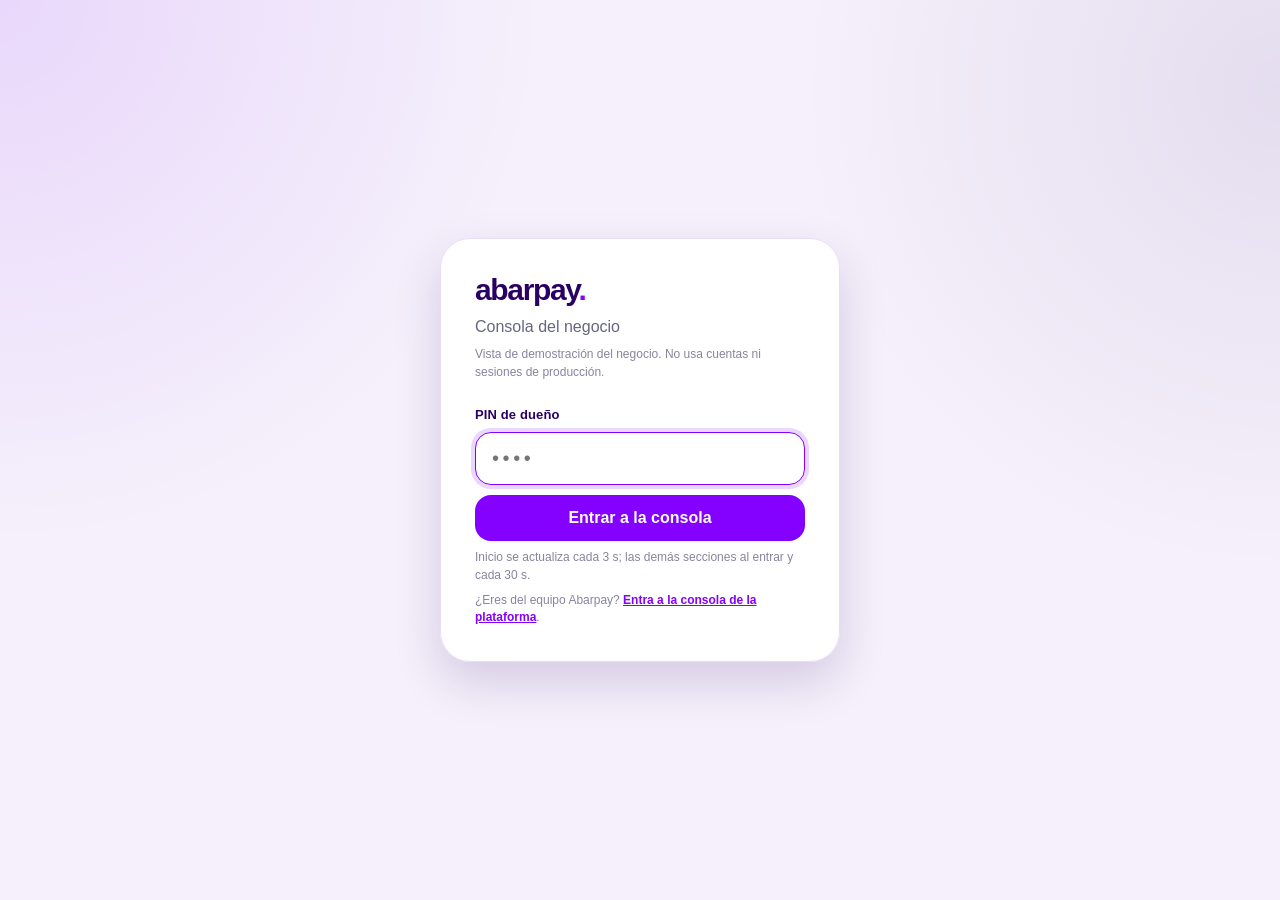
<file: server/static/console.html>
<!doctype html>
<html lang="es">
<head>
  <meta charset="utf-8">
  <meta name="viewport" content="width=device-width, initial-scale=1">
  <title>Abarpay · Consola del negocio</title>
  <style>
    /* v5 · identidad visual Abarpay: misma paleta que la app móvil
       (android/app/src/main/java/mx/abarpay/mobile/Ui.kt y MainActivity.kt) */
    :root {
      --purple: #2a0065;      /* Purple · texto y fondo de marca */
      --violet: #8400ff;      /* Violet · acento primario */
      --violet-deep: #6a00cc; /* acento presionado / hover */
      --lavender: #f5f0fb;    /* Lavender · fondo */
      --soft-violet: #eadfff; /* SoftViolet · chips y apoyos */
      --soft-amber: #fff0d9;  /* SoftAmber · avisos */
      --soft-green: #e4f4da;  /* SoftGreen · éxito */
      --green-app: #297a00;   /* Green · éxito */
      --amber-app: #9a5600;   /* Amber · aviso */
      --muted-app: #666680;   /* Muted · texto secundario */
      --line-soft: #f0eaf9;
      --radius-card: 22px;
      --radius-panel: 22px;
      --radius-control: 16px;
      --radius-shell: 30px;
      --shadow-card: 0 1px 2px rgba(42, 0, 101, 0.05), 0 10px 26px rgba(42, 0, 101, 0.05);
      --shadow-soft: 0 1px 2px rgba(42, 0, 101, 0.06);
      /* nombres v3/v4 conservados para no romper componentes */
      --ink: var(--purple);
      --ink-soft: var(--muted-app);
      --paper: var(--lavender);
      --card: #ffffff;
      --line: #e7ddf6;
      --green: var(--green-app);
      --green-dark: #1f5c00;
      --mint: var(--soft-green);
      --orange: var(--violet);
      --amber: var(--amber-app);
      --red: #b3261e;
      --red-soft: #fbe4e2;
      --shadow: 0 20px 48px rgba(42, 0, 101, 0.16);
    }
    * { box-sizing: border-box; }
    html, body { margin: 0; padding: 0; }
    body {
      min-height: 100vh;
      color: var(--ink);
      background:
        radial-gradient(circle at 0% 0%, rgba(132, 0, 255, 0.10), transparent 34rem),
        radial-gradient(circle at 100% 10%, rgba(42, 0, 101, 0.08), transparent 30rem),
        var(--lavender);
      font-family: -apple-system, BlinkMacSystemFont, "Segoe UI", Roboto, Helvetica, Arial, sans-serif;
      -webkit-font-smoothing: antialiased;
    }
    button, input { font: inherit; }
    .login-screen {
      min-height: 100vh;
      display: grid;
      place-items: center;
      padding: 24px;
    }
    .login-card {
      width: 100%;
      max-width: 400px;
      padding: 34px;
      border: 1px solid var(--line);
      border-radius: var(--radius-shell);
      background: rgba(255, 255, 255, 0.97);
      box-shadow: var(--shadow);
      backdrop-filter: blur(10px);
    }
    .brand { font-size: 30px; font-weight: 800; letter-spacing: -0.045em; }
    .brand .dot { color: var(--violet); }
    .muted { color: var(--ink-soft); }
    .login-card p { margin: 8px 0 0; line-height: 1.45; }
    .login-card form { margin-top: 26px; display: grid; gap: 10px; }
    label { font-size: 13px; font-weight: 700; letter-spacing: 0.01em; }
    input[type="password"], input[type="text"] {
      width: 100%;
      padding: 14px 16px;
      border: 1px solid var(--line);
      border-radius: var(--radius-control);
      background: #fff;
      color: var(--ink);
      outline: none;
      font-size: 20px;
      letter-spacing: 0.18em;
      transition: border-color 0.15s, box-shadow 0.15s;
    }
    input:focus { border-color: var(--violet); box-shadow: 0 0 0 4px rgba(132, 0, 255, 0.16); }
    button {
      border: 0;
      border-radius: var(--radius-control);
      padding: 14px 18px;
      background: var(--violet);
      color: #fff;
      font-weight: 750;
      cursor: pointer;
      transition: transform 0.08s ease, background 0.15s;
    }
    button:hover { background: var(--violet-deep); }
    button:active { transform: translateY(1px); }
    .error { color: var(--red); font-size: 13px; font-weight: 650; }
    .fineprint { color: #8a839e; font-size: 12px; line-height: 1.5; }
    .app-shell { min-height: 100vh; }
    .live-dot { width: 7px; height: 7px; border-radius: 50%; background: var(--green); display: inline-block; margin-right: 5px; box-shadow: 0 0 0 4px rgba(41, 122, 0, 0.14); }
    .ghost-btn { background: transparent; color: var(--ink-soft); padding: 8px 10px; border: 1px solid transparent; border-radius: 14px; }
    .ghost-btn:hover { background: #fff; border-color: var(--line); color: var(--ink); }
    .content { width: 100%; max-width: 1440px; margin: 0 auto; padding: 26px 30px 48px; }
    .demo-banner {
      display: none;
      align-items: center;
      gap: 12px;
      margin: 0 0 18px;
      padding: 13px 16px;
      border: 1px solid #efd7ad;
      border-radius: 18px;
      background: var(--soft-amber);
      color: var(--amber-app);
      font-size: 13px;
      font-weight: 650;
    }
    .demo-banner.show { display: flex; }
    .demo-banner strong { color: #7a4300; }
    .cards { display: grid; grid-template-columns: repeat(4, minmax(0, 1fr)); gap: 12px; margin-bottom: 18px; }
    .card {
      min-width: 0;
      padding: 18px 18px 16px;
      border: 1px solid var(--line);
      border-radius: var(--radius-card);
      background: var(--card);
      box-shadow: var(--shadow-card);
    }
    .card .label { margin-bottom: 9px; color: var(--ink-soft); font-size: 11px; font-weight: 800; text-transform: uppercase; letter-spacing: 0.09em; }
    .card .value { font-size: clamp(21px, 2.1vw, 29px); font-weight: 800; letter-spacing: -0.035em; white-space: nowrap; overflow: hidden; text-overflow: ellipsis; }
    .card .detail { margin-top: 5px; color: var(--ink-soft); font-size: 12px; }
    .card.accent {
      background: linear-gradient(140deg, var(--violet) 0%, #6500c4 100%);
      border-color: transparent;
      color: #fff;
      box-shadow: 0 12px 30px rgba(132, 0, 255, 0.26);
    }
    .card.accent .label, .card.accent .detail { color: rgba(255, 255, 255, 0.78); }
    .card.warn .value { color: var(--amber-app); }
    .grid { display: grid; grid-template-columns: 1.45fr 1fr; gap: 16px; align-items: start; }
    .grid .span-2 { grid-column: 1 / -1; }
    .panel {
      border: 1px solid var(--line);
      border-radius: var(--radius-panel);
      background: var(--card);
      box-shadow: var(--shadow-card);
      overflow: hidden;
    }
    .panel-head { display: flex; align-items: baseline; justify-content: space-between; gap: 12px; padding: 17px 19px 13px; border-bottom: 1px solid var(--line-soft); }
    .panel-title { font-size: 14px; font-weight: 800; letter-spacing: -0.01em; }
    .panel-sub { color: var(--ink-soft); font-size: 11px; font-weight: 650; }
    .table-wrap { overflow-x: auto; }
    table { width: 100%; border-collapse: collapse; font-size: 12.5px; }
    th, td { padding: 11px 14px; text-align: left; border-bottom: 1px solid var(--line-soft); white-space: nowrap; }
    th { color: var(--ink-soft); font-size: 10.5px; font-weight: 800; letter-spacing: 0.07em; text-transform: uppercase; background: #faf7fe; }
    tbody tr:last-child td { border-bottom: 0; }
    tbody tr:hover { background: #f8f3ff; }
    .right { text-align: right; }
    .mono { font-variant-numeric: tabular-nums; }
    .badge { display: inline-flex; align-items: center; border-radius: 999px; padding: 4px 9px; font-size: 10.5px; font-weight: 800; letter-spacing: 0.01em; }
    .badge.ok { color: var(--green-dark); background: var(--mint); }
    .badge.pey { color: var(--violet-deep); background: var(--soft-violet); }
    .badge.warn { color: var(--amber-app); background: var(--soft-amber); }
    .badge.bad { color: #8f1d17; background: var(--red-soft); }
    .badge.credit { color: #8a4b00; background: #fdebd9; }
    .badge.muted { color: var(--ink-soft); background: #f0ecf7; }
    .sale-items { color: var(--ink-soft); font-size: 11.5px; }
    .empty { padding: 22px 18px; color: var(--ink-soft); font-size: 12.5px; }
    .list { margin: 0; padding: 7px 18px 14px; list-style: none; }
    .list li { display: flex; align-items: center; justify-content: space-between; gap: 12px; padding: 10px 0; border-bottom: 1px solid var(--line-soft); }
    .list li:last-child { border-bottom: 0; }
    .list .rank { width: 23px; color: #a59ebc; font-size: 11px; font-weight: 800; }
    .list .name { flex: 1; min-width: 0; overflow: hidden; text-overflow: ellipsis; white-space: nowrap; font-weight: 650; }
    .list .amount { font-weight: 800; font-variant-numeric: tabular-nums; }
    .low-stock { color: var(--red); font-weight: 750; }
    .stock-good { color: var(--ink-soft); }
    .toast {
      position: fixed;
      right: 22px;
      bottom: 22px;
      z-index: 50;
      max-width: 360px;
      padding: 13px 16px;
      border-radius: 18px;
      background: var(--purple);
      color: #fff;
      font-size: 12.5px;
      box-shadow: 0 18px 38px rgba(42, 0, 101, 0.32);
    }
    .footer { margin-top: 22px; color: #8a839e; font-size: 11.5px; display: flex; justify-content: space-between; gap: 12px; flex-wrap: wrap; }
    .store-header {
      display: flex;
      align-items: center;
      gap: 18px;
      margin: 0 0 18px;
      padding: 16px 20px;
      border: 1px solid var(--line);
      border-radius: var(--radius-card);
      background: var(--card);
      box-shadow: var(--shadow-card);
    }
    .store-photo-wrap {
      flex: 0 0 auto;
      width: 78px;
      height: 78px;
      border: 1px solid var(--line);
      border-radius: 16px;
      overflow: hidden;
      background: var(--soft-violet);
    }
    .store-photo-wrap img { display: block; width: 100%; height: 100%; object-fit: cover; }
    .store-details { min-width: 0; }
    .store-name { font-size: clamp(19px, 2vw, 25px); font-weight: 800; letter-spacing: -0.035em; line-height: 1.15; }
    .store-meta { display: flex; align-items: center; flex-wrap: wrap; gap: 7px; margin-top: 7px; color: var(--ink-soft); font-size: 12.5px; }
    .store-meta .dot-sep { color: #b9aed2; }
    .inventory-tools { display: flex; align-items: center; gap: 14px; flex-wrap: wrap; }
    .switch { display: inline-flex; align-items: center; gap: 7px; color: var(--ink-soft); font-size: 11.5px; font-weight: 750; cursor: pointer; user-select: none; white-space: nowrap; }
    .switch input { width: 15px; height: 15px; margin: 0; accent-color: var(--violet); }
    .inv-summary {
      display: flex;
      align-items: center;
      gap: 34px;
      flex-wrap: wrap;
      padding: 16px 19px;
      border-bottom: 1px solid var(--line-soft);
      background: linear-gradient(120deg, #f1e8ff 0%, #fcfaff 74%);
    }
    .inv-total {
      min-width: 230px;
      padding: 13px 18px 14px;
      border: 1px solid #e2d4f7;
      border-radius: 20px;
      background: #fff;
      box-shadow: var(--shadow-soft);
    }
    .inv-total .label { color: var(--ink-soft); font-size: 11px; font-weight: 800; text-transform: uppercase; letter-spacing: 0.09em; }
    .inv-total .value { margin-top: 4px; font-size: clamp(23px, 2.5vw, 32px); font-weight: 800; letter-spacing: -0.04em; font-variant-numeric: tabular-nums; }
    .inv-total .detail { margin-top: 3px; color: var(--ink-soft); font-size: 12px; }
    .inv-mini { display: flex; gap: 26px; flex-wrap: wrap; }
    .inv-mini-item { min-width: 84px; }
    .inv-mini-item .label { color: var(--ink-soft); font-size: 10.5px; font-weight: 800; text-transform: uppercase; letter-spacing: 0.07em; }
    .inv-mini-item .value { margin-top: 4px; font-size: 19px; font-weight: 800; font-variant-numeric: tabular-nums; }
    .inv-actions { display: flex; align-items: center; gap: 6px; }
    .qty-btn {
      padding: 5px 9px;
      border: 1px solid #dcd0f2;
      border-radius: 12px;
      background: #f6f1fe;
      color: var(--violet-deep);
      font-size: 12.5px;
      font-weight: 800;
      line-height: 1.25;
    }
    .qty-btn:hover { border-color: var(--violet); background: var(--violet); color: #fff; }
    .qty-btn:disabled { border-color: var(--line); background: #f2eef8; color: #9c95b3; cursor: default; }
    .set-btn {
      padding: 5px 10px;
      border: 1px solid var(--line);
      border-radius: 12px;
      background: #fff;
      color: var(--ink-soft);
      font-size: 11.5px;
      font-weight: 750;
      line-height: 1.25;
    }
    .set-btn:hover { background: #f6f1fe; border-color: var(--violet); color: var(--violet-deep); }
    .last-update { line-height: 1.35; }
    .last-update .person { font-weight: 650; }
    .last-update .nick { color: var(--ink-soft); font-size: 11px; }
    .last-update .when { color: #8a839e; font-size: 11px; font-variant-numeric: tabular-nums; }
    .inv-editor { padding: 15px 19px 17px; border-bottom: 1px solid var(--line-soft); background: #faf7ff; }
    .inv-editor-head { display: flex; align-items: baseline; justify-content: space-between; gap: 12px; margin-bottom: 11px; }
    .inv-editor-title { font-size: 13px; font-weight: 800; }
    .inv-editor form { display: flex; align-items: flex-end; gap: 10px; flex-wrap: wrap; }
    .inv-field { display: grid; gap: 5px; }
    .inv-field label { color: var(--ink-soft); font-size: 10.5px; font-weight: 800; text-transform: uppercase; letter-spacing: 0.07em; }
    .inv-field input {
      padding: 9px 11px;
      border: 1px solid var(--line);
      border-radius: 12px;
      background: #fff;
      color: var(--ink);
      font-size: 14px;
      letter-spacing: normal;
      outline: none;
    }
    .inv-field input:focus { border-color: var(--violet); box-shadow: 0 0 0 3px rgba(132, 0, 255, 0.16); }
    .inv-field.qty input { width: 108px; }
    .inv-field.note input { width: 240px; font-size: 13px; }
    .inv-editor .error { flex-basis: 100%; margin: 0; font-size: 11.5px; }
    .btn-inline { padding: 10px 16px; border-radius: var(--radius-control); font-size: 12.5px; }
    .btn-inline.ghost { border: 1px solid var(--line); background: transparent; color: var(--violet-deep); }
    .btn-inline.ghost:hover { background: #fff; border-color: var(--violet); color: var(--violet-deep); }
    .ticket-id { font-weight: 700; font-variant-numeric: tabular-nums; }
    .ticket-note {
      display: inline-block;
      max-width: 280px;
      white-space: normal;
      line-height: 1.4;
      color: var(--ink-soft);
      vertical-align: top;
    }
    .ticket-sale { line-height: 1.35; }
    .ticket-sale-meta {
      display: flex;
      align-items: center;
      flex-wrap: wrap;
      gap: 6px;
      margin-top: 3px;
      color: var(--ink-soft);
      font-size: 11px;
    }
    .ticket-when { color: #8a839e; font-size: 11px; font-variant-numeric: tabular-nums; }
    .ticket-actions { display: flex; align-items: center; gap: 6px; }
    .ticket-btn {
      padding: 5px 10px;
      border: 1px solid var(--line);
      border-radius: 12px;
      background: #fff;
      color: var(--ink-soft);
      font-size: 11.5px;
      font-weight: 750;
      line-height: 1.25;
    }
    .ticket-btn:hover { background: #f6f1fe; border-color: var(--violet); color: var(--violet-deep); }
    .ticket-btn.resolve { border-color: #d5c3f4; background: #f4ecff; color: var(--violet-deep); }
    .ticket-btn.resolve:hover { border-color: var(--violet); background: var(--violet); color: #fff; }
    .ticket-btn:disabled { border-color: var(--line); background: #f2eef8; color: #9c95b3; cursor: default; }
    .pey-charge { color: var(--ink-soft); font-size: 11px; }
    tbody tr.pey-alert td { background: var(--soft-amber); }
    tbody tr.pey-alert td:first-child { box-shadow: inset 3px 0 0 var(--violet); }
    tbody tr.pey-alert:hover td { background: #fde8c6; }
    [hidden] { display: none !important; }
    @media (max-width: 1180px) {
      .cards { grid-template-columns: repeat(2, minmax(0, 1fr)); }
    }
    @media (max-width: 900px) {
      .grid { grid-template-columns: 1fr; }
      .grid .span-2 { grid-column: auto; }
    }
    /* v3 · catálogo, gastos y tareas */
    .toolbar {
      display: flex;
      align-items: center;
      gap: 9px;
      flex-wrap: wrap;
      padding: 13px 19px;
      border-bottom: 1px solid var(--line-soft);
      background: #faf7ff;
    }
    .toolbar .grow { flex: 1 1 240px; min-width: 180px; }
    .toolbar input[type="search"],
    .toolbar input[type="text"],
    .toolbar select {
      padding: 9px 11px;
      border: 1px solid var(--line);
      border-radius: 12px;
      background: #fff;
      color: var(--ink);
      font-size: 13px;
      letter-spacing: normal;
      outline: none;
    }
    .toolbar input[type="search"] { width: 100%; }
    .toolbar input[type="text"] { width: auto; flex: 0 1 210px; }
    .toolbar select { width: auto; flex: 0 0 auto; }
    .toolbar input[type="search"]:focus,
    .toolbar input[type="text"]:focus,
    .toolbar select:focus { border-color: var(--violet); box-shadow: 0 0 0 3px rgba(132, 0, 255, 0.16); }
    .pager {
      display: flex;
      align-items: center;
      justify-content: space-between;
      gap: 12px;
      flex-wrap: wrap;
      padding: 11px 19px;
      border-top: 1px solid var(--line-soft);
      background: #faf7ff;
      color: var(--ink-soft);
      font-size: 11.5px;
      font-weight: 650;
      font-variant-numeric: tabular-nums;
    }
    .pager-actions { display: flex; align-items: center; gap: 7px; }
    .catalog-name { font-weight: 650; }
    .catalog-sub { margin-top: 2px; color: var(--ink-soft); font-size: 11px; white-space: normal; line-height: 1.35; }
    .catalog-cat { color: var(--ink-soft); }
    /* v3.1 · miniatura de producto: 48 px, recortada (object-fit cover), radio 10.
       Si la imagen falla, onerror la oculta y el texto queda alineado igual. */
    .catalog-item { display: flex; align-items: center; gap: 10px; }
    .catalog-item-text { min-width: 0; }
    .catalog-thumb {
      display: block;
      flex: 0 0 48px;
      width: 48px;
      height: 48px;
      object-fit: cover;
      border-radius: 10px;
      background: var(--soft-violet);
    }
    .catalog-thumb[hidden] { display: none; }
    .task-title { font-weight: 650; }
    .task-key { margin-top: 2px; color: #8a839e; font-size: 11px; font-variant-numeric: tabular-nums; }
    .task-assign {
      max-width: 200px;
      padding: 6px 9px;
      border: 1px solid var(--line);
      border-radius: 12px;
      background: #fff;
      color: var(--ink);
      font-size: 12px;
    }
    /* v3.2 · pagos de fiado: fila expandible con saldo, abono, liquidación e historial */
    .fiado-row { cursor: pointer; }
    .fiado-row.is-open { background: #f8f3ff; }
    .fiado-toggle {
      display: inline-flex;
      align-items: center;
      gap: 8px;
      padding: 0;
      border: 0;
      border-radius: 0;
      background: transparent;
      color: var(--violet-deep);
      font-size: 12.5px;
      font-weight: 750;
      text-align: left;
      cursor: pointer;
    }
    .fiado-toggle:hover { background: transparent; color: var(--purple); text-decoration: underline; }
    .fiado-toggle .chevron { display: inline-block; width: 12px; color: #8a839e; transition: transform 120ms ease; }
    .fiado-row.is-open .fiado-toggle .chevron { transform: rotate(90deg); }
    .fiado-detail td { padding: 0; border-bottom: 1px solid var(--line); background: #faf7ff; white-space: normal; }
    .fiado-detail-inner { display: flex; align-items: flex-start; flex-wrap: wrap; gap: 22px; padding: 16px 19px 18px; }
    .fiado-detail-summary { flex: 0 0 190px; min-width: 190px; }
    .fiado-detail-label { color: var(--ink-soft); font-size: 10.5px; font-weight: 800; text-transform: uppercase; letter-spacing: 0.07em; }
    .fiado-detail-balance { margin-top: 4px; font-size: 23px; font-weight: 800; letter-spacing: -0.03em; font-variant-numeric: tabular-nums; }
    .fiado-detail-actions { display: flex; align-items: center; gap: 8px; margin-top: 11px; flex-wrap: wrap; }
    .fiado-detail-actions .btn-inline:disabled { border-color: var(--line); background: #f2eef8; color: #9c95b3; cursor: default; box-shadow: none; }
    .fiado-detail-actions .btn-inline:disabled:hover { border-color: var(--line); background: #f2eef8; color: #9c95b3; }
    .fiado-detail-actions .btn-inline.ghost:disabled { background: transparent; }
    .fiado-detail-actions .btn-inline.ghost:disabled:hover { background: transparent; }
    .fiado-history { flex: 1 1 340px; min-width: 260px; }
    .fiado-history-list { margin: 7px 0 0; padding: 0; list-style: none; }
    .fiado-history-list li { display: flex; align-items: baseline; gap: 10px; padding: 8px 0; border-bottom: 1px dashed var(--line); }
    .fiado-history-list li:last-child { border-bottom: 0; }
    .fiado-history-text { flex: 1; min-width: 0; line-height: 1.35; }
    .fiado-history-note { display: block; max-width: 520px; font-weight: 650; white-space: normal; }
    .fiado-history-meta { display: block; color: #8a839e; font-size: 11px; font-variant-numeric: tabular-nums; }
    .fiado-history-amount { font-weight: 800; font-variant-numeric: tabular-nums; white-space: nowrap; }
    .fiado-history-amount.payment { color: var(--green-dark); }
    .fiado-history-empty { margin: 7px 0 0; color: var(--ink-soft); font-size: 12px; line-height: 1.45; white-space: normal; }
    .fiado-retry {
      margin-left: 4px;
      padding: 2px 8px;
      border: 1px solid var(--line);
      border-radius: 10px;
      background: #fff;
      color: var(--violet-deep);
      font-size: 11.5px;
      font-weight: 750;
      cursor: pointer;
    }
    .fiado-retry:hover { border-color: var(--violet); background: #f6f1fe; }
    .fiado-dialog-customer { display: grid; gap: 3px; padding: 11px 13px; border: 1px solid var(--line); border-radius: 14px; background: #faf7ff; }
    .fiado-dialog-name { font-size: 14px; font-weight: 800; }
    .fiado-dialog-balance { color: var(--ink-soft); font-size: 12px; font-variant-numeric: tabular-nums; }
    /* En pantallas angostas la columna «Detalle» sobra: la fila entera es clicable. */
    @media (max-width: 720px) {
      .fiado-col-detail { display: none; }
    }
    @media (max-width: 560px) {
      .fiado-detail-inner { flex-direction: column; gap: 14px; }
      .fiado-detail-summary { flex: 1 1 auto; min-width: 0; }
      .fiado-history { min-width: 0; }
    }
    .ticket-btn.danger { border-color: #f0cbc7; background: var(--red-soft); color: #8f1d17; }
    .ticket-btn.danger:hover { border-color: var(--red); background: var(--red); color: #fff; }
    dialog#catalog-dialog,
    dialog#fiado-dialog {
      width: min(600px, calc(100vw - 32px));
      max-height: calc(100vh - 48px);
      padding: 0;
      border: 1px solid var(--line);
      border-radius: 26px;
      background: var(--card);
      color: var(--ink);
      box-shadow: var(--shadow);
      overflow: auto;
    }
    dialog#fiado-dialog { width: min(460px, calc(100vw - 32px)); }
    dialog#catalog-dialog[open],
    dialog#fiado-dialog[open] { display: block; }
    dialog#catalog-dialog::backdrop,
    dialog#fiado-dialog::backdrop { background: rgba(42, 0, 101, 0.45); }
    .dialog-head {
      display: flex;
      align-items: center;
      justify-content: space-between;
      gap: 12px;
      padding: 17px 20px 13px;
      border-bottom: 1px solid var(--line-soft);
    }
    .dialog-title { font-size: 15px; font-weight: 800; letter-spacing: -0.01em; }
    .dialog-body { display: grid; gap: 12px; padding: 16px 20px 18px; }
    .dialog-grid { display: grid; grid-template-columns: 1fr 1fr; gap: 12px; }
    .field { display: grid; gap: 5px; min-width: 0; }
    .field label { color: var(--ink-soft); font-size: 10.5px; font-weight: 800; text-transform: uppercase; letter-spacing: 0.07em; }
    .field input,
    .field select {
      width: 100%;
      padding: 9px 11px;
      border: 1px solid var(--line);
      border-radius: 12px;
      background: #fff;
      color: var(--ink);
      font-size: 14px;
      letter-spacing: normal;
      outline: none;
    }
    .field input:focus,
    .field select:focus { border-color: var(--violet); box-shadow: 0 0 0 3px rgba(132, 0, 255, 0.16); }
    .field input:disabled { background: #f2eef8; color: #9c95b3; }
    .field-hint { color: #8a839e; font-size: 11px; line-height: 1.4; }
    .check-field { display: flex; align-items: center; gap: 8px; color: var(--ink-soft); font-size: 12px; font-weight: 650; }
    .check-field input { width: 16px; height: 16px; margin: 0; accent-color: var(--violet); }
    .dialog-foot {
      display: flex;
      align-items: center;
      justify-content: flex-end;
      gap: 9px;
      padding: 13px 20px 16px;
      border-top: 1px solid var(--line-soft);
      background: #faf7ff;
    }
    @media (max-width: 560px) {
      .cards { grid-template-columns: repeat(2, minmax(0, 1fr)); }
      .login-card { padding: 26px; border-radius: 26px; }
      .dialog-grid { grid-template-columns: 1fr; }
    }
    /* v4 · shell de navegación (sidebar de escritorio + drawer móvil) */
    :focus-visible { outline: 3px solid rgba(132, 0, 255, 0.55); outline-offset: 2px; }
    .shell-main { display: flex; flex-direction: column; min-height: 100vh; }
    .sidebar {
      display: flex;
      flex-direction: column;
      gap: 16px;
      width: 268px;
      padding: 22px 15px 18px;
      color: #f3edff;
      background:
        radial-gradient(circle at 12% 0%, rgba(234, 223, 255, 0.18), transparent 18rem),
        linear-gradient(180deg, #2a0065 0%, #3a008a 55%, #4b00a8 100%);
    }
    .sidebar::-webkit-scrollbar { width: 8px; }
    .sidebar::-webkit-scrollbar-thumb { background: rgba(255, 255, 255, 0.18); border-radius: 8px; }
    .sidebar-brand { display: grid; gap: 16px; padding: 0 6px; }
    .sidebar .brand { font-size: 27px; color: #fff; }
    .sidebar .brand .dot { color: #d5b3ff; }
    .side-store {
      display: flex;
      align-items: center;
      gap: 11px;
      min-width: 0;
      padding: 10px 11px;
      border: 1px solid rgba(255, 255, 255, 0.16);
      border-radius: 18px;
      background: rgba(255, 255, 255, 0.08);
    }
    .side-photo-wrap, .side-avatar {
      flex: 0 0 auto;
      width: 42px;
      height: 42px;
      border-radius: 12px;
      overflow: hidden;
      background: rgba(255, 255, 255, 0.16);
    }
    .side-photo-wrap img { display: block; width: 100%; height: 100%; object-fit: cover; }
    .side-avatar { display: grid; place-items: center; color: #fff; font-size: 18px; font-weight: 800; }
    .side-store-text { min-width: 0; }
    .side-store-name { overflow: hidden; text-overflow: ellipsis; white-space: nowrap; font-size: 13.5px; font-weight: 750; color: #fff; }
    .side-store-meta { display: flex; align-items: center; flex-wrap: wrap; gap: 5px; margin-top: 3px; color: rgba(243, 237, 255, 0.74); font-size: 11px; font-weight: 650; }
    .side-store-meta .side-badge { padding: 1px 7px; border-radius: 999px; background: rgba(255, 255, 255, 0.18); color: #f3edff; font-size: 10px; font-weight: 800; }
    .side-nav { display: grid; gap: 3px; }
    .nav-link {
      position: relative;
      display: flex;
      align-items: center;
      gap: 11px;
      padding: 10px 12px;
      border-radius: 14px;
      color: rgba(243, 237, 255, 0.82);
      font-size: 13.5px;
      font-weight: 650;
      text-decoration: none;
      transition: background 0.14s ease, color 0.14s ease;
    }
    .nav-link svg { width: 18px; height: 18px; flex: 0 0 auto; stroke: currentColor; fill: none; stroke-width: 2; stroke-linecap: round; stroke-linejoin: round; opacity: 0.9; }
    .nav-link:hover { background: rgba(255, 255, 255, 0.12); color: #fff; }
    .nav-link.active { background: #fff; color: var(--purple); box-shadow: inset 3px 0 0 var(--violet); }
    .nav-link.active svg { opacity: 1; }
    .side-foot { margin-top: auto; display: grid; gap: 8px; padding: 12px 8px 0; border-top: 1px solid rgba(255, 255, 255, 0.16); color: rgba(243, 237, 255, 0.72); font-size: 11px; font-weight: 650; }
    .side-foot .live-dot { background: #b7e8a1; box-shadow: 0 0 0 4px rgba(183, 232, 161, 0.18); }
    .side-foot .updated { display: inline-flex; align-items: center; font-variant-numeric: tabular-nums; }
    .side-build { color: rgba(243, 237, 255, 0.48); font-weight: 600; }
    .drawer-backdrop { display: none; }
    .mobilebar { display: none; }
    .mobile-title { min-width: 0; overflow: hidden; text-overflow: ellipsis; white-space: nowrap; color: var(--ink); font-size: 13px; font-weight: 750; }
    .mobilebar .brand { font-size: 21px; }
    .footer { margin-top: auto; }
    .view-head { display: flex; align-items: flex-end; justify-content: space-between; gap: 14px 18px; flex-wrap: wrap; margin: 0 0 18px; }
    .view-title { margin: 0; font-size: clamp(23px, 2.5vw, 31px); font-weight: 800; letter-spacing: -0.035em; line-height: 1.1; }
    .view-sub { margin: 6px 0 0; color: var(--ink-soft); font-size: 12.5px; }
    .view-actions { display: flex; align-items: center; gap: 9px; flex-wrap: wrap; }
    .view-updated { display: inline-flex; align-items: center; gap: 6px; color: var(--ink-soft); font-size: 11.5px; font-weight: 650; font-variant-numeric: tabular-nums; }
    .icon-btn {
      display: inline-grid;
      place-items: center;
      width: 38px;
      height: 38px;
      padding: 0;
      border: 1px solid var(--line);
      border-radius: 14px;
      background: #fff;
      color: var(--violet-deep);
    }
    .icon-btn:hover { background: var(--violet); border-color: var(--violet); color: #fff; }
    .icon-btn .glyph { display: inline-block; font-size: 17px; line-height: 1; }
    .icon-btn.is-busy .glyph { animation: spin 0.8s linear infinite; }
    @keyframes spin { to { transform: rotate(360deg); } }
    .view-stack { display: grid; gap: 16px; align-items: start; }
    .home-grid { display: grid; grid-template-columns: minmax(0, 1.55fr) minmax(0, 1fr); gap: 16px; align-items: start; }
    .home-side { display: grid; gap: 16px; align-content: start; }
    .panel-head .panel-actions { display: flex; align-items: center; gap: 7px; align-self: center; }
    .sales-toggle { padding: 6px 10px; font-size: 11.5px; }
    .settings-body { display: grid; gap: 14px; padding: 16px 19px 18px; }
    .settings-note { margin: 0; max-width: 62ch; font-size: 12.5px; line-height: 1.55; }
    .settings-note code { padding: 1px 6px; border-radius: 6px; background: #f4effc; font-size: 11.5px; }
    .settings-row { display: flex; align-items: center; gap: 12px; flex-wrap: wrap; }
    @media (min-width: 1024px) {
      .sidebar { position: fixed; inset: 0 auto 0 0; z-index: 40; overflow-y: auto; }
      .shell-main { margin-left: 268px; }
    }
    @media (max-width: 1023.98px) {
      .sidebar {
        position: fixed;
        top: 0;
        bottom: 0;
        left: 0;
        z-index: 60;
        width: min(308px, 86vw);
        border-radius: 0 28px 28px 0;
        transform: translateX(-104%);
        transition: transform 0.22s ease;
        box-shadow: 0 24px 60px rgba(42, 0, 101, 0.38);
      }
      .sidebar.open { transform: translateX(0); }
      .drawer-backdrop { display: block; position: fixed; inset: 0; z-index: 55; background: rgba(42, 0, 101, 0.5); }
      .drawer-backdrop[hidden] { display: none !important; }
      .mobilebar {
        position: sticky;
        top: 0;
        z-index: 30;
        display: flex;
        align-items: center;
        gap: 12px;
        padding: 11px 16px;
        border-bottom: 1px solid rgba(231, 221, 246, 0.9);
        background: rgba(245, 240, 251, 0.92);
        backdrop-filter: blur(14px);
      }
      .mobile-title { margin-left: auto; }
      .content { padding: 20px 16px 52px; }
      .home-grid { grid-template-columns: 1fr; }
      body.drawer-open { overflow: hidden; }
    }
    @media (max-width: 900px) {
      .view-head { align-items: flex-start; }
      .view-actions { width: 100%; justify-content: space-between; }
    }
  </style>
</head>
<body>
  <section id="login-screen" class="login-screen">
    <div class="login-card">
      <div class="brand">abarpay<span class="dot">.</span></div>
      <p class="muted">Consola del negocio</p>
      <p class="fineprint">Vista de demostración del negocio. No usa cuentas ni sesiones de producción.</p>
      <form id="login-form" autocomplete="off">
        <label for="pin">PIN de dueño</label>
        <input id="pin" name="pin" type="password" inputmode="numeric" maxlength="16" placeholder="••••" autofocus>
        <button type="submit">Entrar a la consola</button>
      </form>
      <p id="login-error" class="error" hidden></p>
      <p class="fineprint">Inicio se actualiza cada 3 s; las demás secciones al entrar y cada 30 s.</p>
      <p class="fineprint">¿Eres del equipo Abarpay? <a href="/platform" style="color: var(--violet); font-weight: 700;">Entra a la consola de la plataforma</a>.</p>
    </div>
  </section>

  <div id="app" class="app-shell" hidden>
    <aside class="sidebar" id="sidebar" aria-label="Navegación de la consola">
      <div class="sidebar-brand">
        <div class="brand">abarpay<span class="dot">.</span></div>
        <div class="side-store">
          <div class="side-photo-wrap" id="side-photo-wrap" hidden>
            <img id="side-photo" alt="Foto del negocio" decoding="async">
          </div>
          <div class="side-avatar" id="side-avatar" aria-hidden="true">T</div>
          <div class="side-store-text">
            <div class="side-store-name" id="side-store-name">Mi negocio</div>
            <div class="side-store-meta" id="side-store-meta"><span class="side-badge">Consola</span></div>
          </div>
        </div>
      </div>

      <nav class="side-nav" aria-label="Secciones de la consola">
        <a class="nav-link" href="#/inicio" data-view="inicio">
          <svg viewBox="0 0 24 24" aria-hidden="true"><path d="M3 9.5 12 2l9 7.5"/><path d="M5 10v11h14V10"/><path d="M9.5 21v-6h5v6"/></svg>
          <span>Inicio</span>
        </a>
        <a class="nav-link" href="#/inventario" data-view="inventario">
          <svg viewBox="0 0 24 24" aria-hidden="true"><path d="M21 8 12 3 3 8v8l9 5 9-5z"/><path d="M3.2 8 12 13l8.8-5"/><path d="M12 22V13"/></svg>
          <span>Inventario</span>
        </a>
        <a class="nav-link" href="#/catalogo" data-view="catalogo">
          <svg viewBox="0 0 24 24" aria-hidden="true"><path d="M20.6 13.4 13.4 20.6a2 2 0 0 1-2.8 0L3 13V3h10l7.6 7.6a2 2 0 0 1 0 2.8z"/><circle cx="7.5" cy="7.5" r="1.4"/></svg>
          <span>Catálogo</span>
        </a>
        <a class="nav-link" href="#/fiado" data-view="fiado">
          <svg viewBox="0 0 24 24" aria-hidden="true"><path d="M17 21v-2a4 4 0 0 0-4-4H6a4 4 0 0 0-4 4v2"/><circle cx="9.5" cy="7" r="4"/><path d="M22 21v-2a4 4 0 0 0-3-3.9"/><path d="M16.5 3.1a4 4 0 0 1 0 7.8"/></svg>
          <span>Fiado</span>
        </a>
        <a class="nav-link" href="#/gastos" data-view="gastos">
          <svg viewBox="0 0 24 24" aria-hidden="true"><path d="M12 2v20"/><path d="M17 6.5H9.8a3.3 3.3 0 0 0 0 6.6h4.4a3.3 3.3 0 0 1 0 6.6H6"/></svg>
          <span>Gastos</span>
        </a>
        <a class="nav-link" href="#/tareas" data-view="tareas">
          <svg viewBox="0 0 24 24" aria-hidden="true"><path d="m3 6 2.2 2.2L9 4.5"/><path d="m3 15 2.2 2.2L9 13.5"/><path d="M12 6.5h9"/><path d="M12 16h9"/></svg>
          <span>Tareas</span>
        </a>
        <a class="nav-link" href="#/soporte" data-view="soporte">
          <svg viewBox="0 0 24 24" aria-hidden="true"><path d="M4 14v-3a8 8 0 0 1 16 0v3"/><path d="M4 14h2.5a1 1 0 0 1 1 1v4a1 1 0 0 1-1 1H5a1 1 0 0 1-1-1z"/><path d="M20 14h-2.5a1 1 0 0 0-1 1v4a1 1 0 0 0 1 1H19a1 1 0 0 0 1-1z"/></svg>
          <span>Soporte</span>
        </a>
        <a class="nav-link" href="#/ajustes" data-view="ajustes">
          <svg viewBox="0 0 24 24" aria-hidden="true"><path d="M4 6h16"/><path d="M4 12h16"/><path d="M4 18h16"/><circle cx="9" cy="6" r="2"/><circle cx="15" cy="12" r="2"/><circle cx="8" cy="18" r="2"/></svg>
          <span>Ajustes</span>
        </a>
      </nav>

      <div class="side-foot">
        <span class="updated" id="side-updated"><span class="live-dot"></span>Actualizando</span>
        <span class="side-build">Consola del negocio</span>
      </div>
    </aside>

    <div class="drawer-backdrop" id="drawer-backdrop" hidden></div>

    <div class="shell-main">
      <header class="mobilebar">
        <button type="button" class="icon-btn" id="menu-btn" aria-label="Abrir menú de secciones" aria-expanded="false" aria-controls="sidebar">
          <span class="glyph">☰</span>
        </button>
        <div class="brand">abarpay<span class="dot">.</span></div>
        <span class="mobile-title" id="mobile-title">Inicio</span>
      </header>

      <main class="content">
        <div id="demo-banner" class="demo-banner">
          <strong>Modo demo:</strong>
          <span>se cobra $0.01 MXN por PEY; el total comercial de la venta se conserva.</span>
        </div>

        <!-- vista · inicio -->
        <section class="view" id="view-inicio" data-view-panel="inicio" aria-labelledby="view-title-inicio" hidden>
          <header class="view-head">
            <div>
              <h1 class="view-title" id="view-title-inicio">Inicio</h1>
              <p class="view-sub" id="view-sub-inicio">Resumen de hoy</p>
            </div>
            <div class="view-actions">
              <span class="view-updated" data-updated="inicio"><span class="live-dot"></span><span data-updated-text>—</span></span>
              <button type="button" class="icon-btn" data-refresh="inicio" aria-label="Actualizar Inicio" title="Actualizar">
                <span class="glyph">↻</span>
              </button>
            </div>
          </header>

          <section class="cards" id="cards" aria-label="Resumen de hoy"></section>

          <div class="home-grid">
            <div class="panel">
              <div class="panel-head">
                <div>
                  <div class="panel-title">Últimas ventas</div>
                  <div class="panel-sub" id="sales-sub">Hoy</div>
                </div>
                <div class="panel-actions">
                  <button type="button" class="btn-inline ghost sales-toggle" id="sales-toggle" aria-expanded="false" hidden>Ver todo</button>
                </div>
              </div>
          <div class="table-wrap">
            <table>
              <thead>
                <tr><th>Hora</th><th>Folio</th><th>Detalle</th><th>Pago</th><th>Estado</th><th class="right">Total</th></tr>
              </thead>
              <tbody id="sales-body"></tbody>
            </table>
          </div>
        </div>

            <div class="home-side">
              <section class="panel">
                <div class="panel-head">
                  <div>
                    <div class="panel-title">Stock bajo</div>
                    <div class="panel-sub" id="home-low-stock-sub">Top 5</div>
                  </div>
                  <div class="panel-actions">
                    <button type="button" class="btn-inline ghost sales-toggle" data-goto="inventario">Ver inventario</button>
                  </div>
                </div>
                <ul class="list" id="home-low-stock"></ul>
              </section>

              <section class="panel">
                <div class="panel-head">
                  <div>
                    <div class="panel-title">Tickets abiertos</div>
                    <div class="panel-sub" id="home-tickets-sub">Top 5</div>
                  </div>
                  <div class="panel-actions">
                    <button type="button" class="btn-inline ghost sales-toggle" data-goto="soporte">Ver soporte</button>
                  </div>
                </div>
                <ul class="list" id="home-tickets"></ul>
              </section>
            </div>
          </div>
        </section>

        <!-- vista · inventario -->
        <section class="view" id="view-inventario" data-view-panel="inventario" aria-labelledby="view-title-inventario" hidden>
          <header class="view-head">
            <div>
              <h1 class="view-title" id="view-title-inventario">Inventario</h1>
              <p class="view-sub" id="view-sub-inventario">Existencias y ajustes</p>
            </div>
            <div class="view-actions">
              <span class="view-updated" data-updated="inventario"><span class="live-dot"></span><span data-updated-text>—</span></span>
              <button type="button" class="icon-btn" data-refresh="inventario" aria-label="Actualizar Inventario" title="Actualizar">
                <span class="glyph">↻</span>
              </button>
            </div>
          </header>

          <div class="view-stack">

          <div class="panel" id="inventory-panel">
          <div class="panel-head">
            <div>
              <div class="panel-title">Inventario</div>
              <div class="panel-sub" id="inventory-sub">Precio de venta × existencias · negativo permitido en demo</div>
            </div>
            <div class="inventory-tools">
              <label class="switch">
                <input type="checkbox" id="inventory-low-only">
                Solo stock bajo
              </label>
            </div>
          </div>
          <div class="inv-summary">
            <div class="inv-total">
              <div class="label">Valor del inventario</div>
              <div class="value" id="inventory-total">$0.00</div>
              <div class="detail" id="inventory-total-detail">Sin productos</div>
            </div>
            <div class="inv-mini">
              <div class="inv-mini-item">
                <div class="label">Productos</div>
                <div class="value" id="inventory-count">0</div>
              </div>
              <div class="inv-mini-item">
                <div class="label">Stock bajo</div>
                <div class="value low-stock" id="inventory-low-count">0</div>
              </div>
            </div>
          </div>
          <div class="inv-editor" id="inv-editor" hidden>
            <div class="inv-editor-head">
              <div class="inv-editor-title">Fijar cantidad · <span id="inv-editor-product">—</span></div>
              <div class="panel-sub">Se guarda como movimiento con tu nota.</div>
            </div>
            <form id="inv-editor-form" autocomplete="off">
              <div class="inv-field qty">
                <label for="inv-editor-qty">Cantidad (<span id="inv-editor-unit">pza</span>)</label>
                <input id="inv-editor-qty" type="text" inputmode="decimal" placeholder="12">
              </div>
              <div class="inv-field note">
                <label for="inv-editor-note">Nota</label>
                <input id="inv-editor-note" type="text" maxlength="120" placeholder="Conteo en consola">
              </div>
              <button type="submit" class="btn-inline" id="inv-editor-save">Guardar</button>
              <button type="button" class="btn-inline ghost" id="inv-editor-cancel">Cancelar</button>
              <p class="error" id="inv-editor-error" hidden></p>
            </form>
          </div>
          <div class="table-wrap">
            <table>
              <thead>
                <tr><th>Producto</th><th>Unidad</th><th class="right">Precio</th><th class="right">Nivel actual</th><th class="right">Valor</th><th>Última actualización</th><th>Ajustes</th></tr>
              </thead>
              <tbody id="inventory-body"></tbody>
            </table>
          </div>
          </div>
          </div>
        </section>

        <!-- vista · catálogo -->
        <section class="view" id="view-catalogo" data-view-panel="catalogo" aria-labelledby="view-title-catalogo" hidden>
          <header class="view-head">
            <div>
              <h1 class="view-title" id="view-title-catalogo">Catálogo</h1>
              <p class="view-sub" id="view-sub-catalogo">Búsqueda y paginación · catálogos grandes</p>
            </div>
            <div class="view-actions">
              <span class="view-updated" data-updated="catalogo"><span class="live-dot"></span><span data-updated-text>—</span></span>
              <button type="button" class="icon-btn" data-refresh="catalogo" aria-label="Actualizar Catálogo" title="Actualizar">
                <span class="glyph">↻</span>
              </button>
              <button type="button" class="btn-inline" id="catalog-add">Nuevo artículo</button>
            </div>
          </header>

          <div class="view-stack">
            <div class="panel" id="catalog-panel">
              <div class="panel-head">
                <div>
                  <div class="panel-title">Catálogo</div>
                  <div class="panel-sub" id="catalog-sub">Búsqueda y paginación · catálogos grandes</div>
                </div>
              </div>
          <div class="toolbar">
            <div class="grow">
              <input id="catalog-q" type="search" placeholder="Buscar por nombre o aliases" aria-label="Buscar en el catálogo" autocomplete="off">
            </div>
            <input id="catalog-category" type="text" list="catalog-categories" placeholder="Categoría: todas" aria-label="Filtrar por categoría" autocomplete="off">
            <datalist id="catalog-categories"></datalist>
            <select id="catalog-kind" aria-label="Filtrar por tipo">
              <option value="">Todos los tipos</option>
              <option value="producto">Productos</option>
              <option value="servicio">Servicios</option>
              <option value="platillo">Comida preparada</option>
            </select>
            <button type="button" class="btn-inline ghost" id="catalog-clear">Limpiar</button>
          </div>
          <div class="table-wrap">
            <table>
              <thead>
                <tr><th>Artículo</th><th>Tipo</th><th>Categoría</th><th>Unidad</th><th class="right">Precio</th><th class="right">Stock</th><th class="right">Duración</th><th>Acciones</th></tr>
              </thead>
              <tbody id="catalog-body"></tbody>
            </table>
          </div>
          <div class="pager">
            <span id="catalog-pager-text">—</span>
            <div class="pager-actions">
              <button type="button" class="set-btn" id="catalog-prev">Anterior</button>
              <button type="button" class="set-btn" id="catalog-next">Siguiente</button>
            </div>
          </div>
          </div>
          </div>
        </section>

        <!-- vista · gastos -->
        <section class="view" id="view-gastos" data-view-panel="gastos" aria-labelledby="view-title-gastos" hidden>
          <header class="view-head">
            <div>
              <h1 class="view-title" id="view-title-gastos">Gastos</h1>
              <p class="view-sub" id="view-sub-gastos">Dinero que salió hoy del negocio</p>
            </div>
            <div class="view-actions">
              <span class="view-updated" data-updated="gastos"><span class="live-dot"></span><span data-updated-text>—</span></span>
              <button type="button" class="icon-btn" data-refresh="gastos" aria-label="Actualizar Gastos" title="Actualizar">
                <span class="glyph">↻</span>
              </button>
            </div>
          </header>

          <div class="view-stack">
            <div class="panel" id="expenses-panel">
              <div class="panel-head">
                <div>
                  <div class="panel-title">Gastos de hoy</div>
                  <div class="panel-sub" id="expenses-sub">Dinero que salió hoy del negocio</div>
                </div>
              </div>
          <div class="inv-summary">
            <div class="inv-total">
              <div class="label">Gastos de hoy</div>
              <div class="value" id="expenses-total">$0.00</div>
              <div class="detail" id="expenses-total-detail">Sin gastos registrados hoy</div>
            </div>
          </div>
          <div class="inv-editor">
            <div class="inv-editor-head">
              <div class="inv-editor-title">Registrar gasto</div>
              <div class="panel-sub">Monto en pesos y una nota breve.</div>
            </div>
            <form id="expense-form" autocomplete="off">
              <div class="inv-field qty">
                <label for="expense-amount">Monto ($)</label>
                <input id="expense-amount" type="text" inputmode="decimal" placeholder="20.00">
              </div>
              <div class="inv-field note">
                <label for="expense-note">Nota</label>
                <input id="expense-note" type="text" maxlength="120" placeholder="Gas, luz, insumos…">
              </div>
              <button type="submit" class="btn-inline" id="expense-save">Registrar gasto</button>
              <p class="error" id="expense-error" hidden></p>
            </form>
          </div>
          <div class="table-wrap">
            <table>
              <thead><tr><th>Fecha</th><th class="right">Monto</th><th>Nota</th><th>Registró</th></tr></thead>
              <tbody id="expenses-body"></tbody>
            </table>
          </div>
          </div>
          </div>
        </section>

        <!-- vista · tareas -->
        <section class="view" id="view-tareas" data-view-panel="tareas" aria-labelledby="view-title-tareas" hidden>
          <header class="view-head">
            <div>
              <h1 class="view-title" id="view-title-tareas">Tareas</h1>
              <p class="view-sub" id="view-sub-tareas">Asigna tareas y actívalas o desactívalas</p>
            </div>
            <div class="view-actions">
              <span class="view-updated" data-updated="tareas"><span class="live-dot"></span><span data-updated-text>—</span></span>
              <button type="button" class="icon-btn" data-refresh="tareas" aria-label="Actualizar Tareas" title="Actualizar">
                <span class="glyph">↻</span>
              </button>
            </div>
          </header>

          <div class="view-stack">
            <div class="panel" id="tasks-panel">
              <div class="panel-head">
                <div>
                  <div class="panel-title">Tareas del día</div>
                  <div class="panel-sub" id="tasks-sub">Asigna tareas y actívalas o desactívalas</div>
                </div>
              </div>
          <div class="table-wrap">
            <table>
              <thead><tr><th>Tarea</th><th>Asignada a</th><th>Estado</th><th>Acciones</th></tr></thead>
              <tbody id="tasks-body"></tbody>
            </table>
          </div>
          </div>
          </div>
        </section>

        <!-- vista · fiado -->
        <section class="view" id="view-fiado" data-view-panel="fiado" aria-labelledby="view-title-fiado" hidden>
          <header class="view-head">
            <div>
              <h1 class="view-title" id="view-title-fiado">Fiado</h1>
              <p class="view-sub" id="view-sub-fiado">Saldo pendiente de clientes</p>
            </div>
            <div class="view-actions">
              <span class="view-updated" data-updated="fiado"><span class="live-dot"></span><span data-updated-text>—</span></span>
              <button type="button" class="icon-btn" data-refresh="fiado" aria-label="Actualizar Fiado" title="Actualizar">
                <span class="glyph">↻</span>
              </button>
            </div>
          </header>

          <div class="view-stack">
            <div class="panel">
              <div class="panel-head">
                <div>
                  <div class="panel-title">Clientes con fiado</div>
                  <div class="panel-sub" id="fiado-sub">Saldo pendiente</div>
                </div>
              </div>
          <div class="table-wrap">
            <table>
              <thead><tr><th>Cliente</th><th>Teléfono</th><th class="right">Saldo</th><th class="right fiado-col-detail">Detalle</th></tr></thead>
              <tbody id="fiado-body"></tbody>
            </table>
          </div>
          </div>
          </div>
        </section>

        <!-- vista · soporte -->
        <section class="view" id="view-soporte" data-view-panel="soporte" aria-labelledby="view-title-soporte" hidden>
          <header class="view-head">
            <div>
              <h1 class="view-title" id="view-title-soporte">Soporte</h1>
              <p class="view-sub" id="view-sub-soporte">Tickets de cobros y rastro de eventos PEY</p>
            </div>
            <div class="view-actions">
              <span class="view-updated" data-updated="soporte"><span class="live-dot"></span><span data-updated-text>—</span></span>
              <button type="button" class="icon-btn" data-refresh="soporte" aria-label="Actualizar Soporte" title="Actualizar">
                <span class="glyph">↻</span>
              </button>
            </div>
          </header>

          <div class="view-stack">
            <div class="panel" id="tickets-panel">
              <div class="panel-head">
                <div>
                  <div class="panel-title">Tickets de soporte</div>
                  <div class="panel-sub" id="tickets-sub">Cobros no confirmados reportados en la tienda</div>
                </div>
              </div>
          <div class="table-wrap">
            <table>
              <thead>
                <tr><th>Ticket</th><th>Fecha</th><th>Venta</th><th>Estado</th><th>Reportado por</th><th>Nota</th><th>Acciones</th></tr>
              </thead>
              <tbody id="tickets-body"></tbody>
            </table>
          </div>
            </div>

            <div class="panel" id="pey-events-panel">
              <div class="panel-head">
                <div>
                  <div class="panel-title">Eventos PEY</div>
                  <div class="panel-sub" id="pey-events-sub">Rastro de eventos · ventas PEY de cualquier estado</div>
                </div>
              </div>
              <div class="table-wrap">
                <table>
                  <thead><tr><th>Hora</th><th>Folio</th><th>Estado</th><th class="right">Monto</th></tr></thead>
                  <tbody id="pey-events-body"></tbody>
                </table>
              </div>
            </div>
          </div>
        </section>

        <!-- vista · ajustes -->
        <section class="view" id="view-ajustes" data-view-panel="ajustes" aria-labelledby="view-title-ajustes" hidden>
          <header class="view-head">
            <div>
              <h1 class="view-title" id="view-title-ajustes">Ajustes</h1>
              <p class="view-sub" id="view-sub-ajustes">Perfil del negocio y sesión de la dueña</p>
            </div>
            <div class="view-actions">
              <span class="view-updated" data-updated="ajustes"><span class="live-dot"></span><span data-updated-text>—</span></span>
              <button type="button" class="icon-btn" data-refresh="ajustes" aria-label="Actualizar Ajustes" title="Actualizar">
                <span class="glyph">↻</span>
              </button>
            </div>
          </header>

          <div class="view-stack">
            <section class="store-header" id="store-header" aria-label="Datos del negocio">
              <div class="store-photo-wrap" id="store-photo-wrap" hidden>
                <img id="store-photo" alt="Foto del negocio" decoding="async">
              </div>
              <div class="store-details">
                <div class="store-name" id="store-name">Mi negocio</div>
                <div class="store-meta" id="store-meta">Consola del negocio</div>
              </div>
            </section>

            <div class="panel">
              <div class="panel-head">
                <div>
                  <div class="panel-title">Sesión de la dueña</div>
                  <div class="panel-sub">PIN y salida de la consola</div>
                </div>
              </div>
              <div class="settings-body">
                <p class="settings-note"><strong>PIN de dueño.</strong> Se configura en el servidor con la variable <code>OWNER_PIN</code>. La consola lo pide al entrar y no lo cambia; el navegador solo lo guarda mientras la pestaña sigue abierta.</p>
                <div class="settings-row">
                  <button type="button" class="btn-inline" id="logout">Salir</button>
                  <span class="fineprint">Vuelve a la pantalla de PIN.</span>
                </div>
              </div>
            </div>
          </div>
        </section>
      </main>

      <footer class="footer">
        <span>Abarpay · consola de demostración</span>
        <span id="footer-mode">Modo demo</span>
      </footer>
    </div>
  </div>

  <dialog id="catalog-dialog" aria-labelledby="catalog-dialog-title">
    <form id="catalog-form" autocomplete="off">
      <div class="dialog-head">
        <div class="dialog-title" id="catalog-dialog-title">Nuevo artículo</div>
        <button type="button" class="ghost-btn" id="catalog-cancel-x">Cerrar</button>
      </div>
      <div class="dialog-body">
        <div class="field">
          <label for="catalog-name">Nombre</label>
          <input id="catalog-name" type="text" maxlength="120" placeholder="Ej. Coca-Cola 600 ml, Corte de cabello">
        </div>
        <div class="dialog-grid">
          <div class="field">
            <label for="catalog-price">Precio ($)</label>
            <input id="catalog-price" type="text" inputmode="decimal" placeholder="18.00">
          </div>
          <div class="field">
            <label for="catalog-unit">Unidad</label>
            <select id="catalog-unit">
              <option value="pieza">pieza</option>
              <option value="kg">kg</option>
              <option value="g">g</option>
              <option value="litro">litro</option>
              <option value="servicio">servicio</option>
              <option value="sesion">sesión</option>
              <option value="turno">turno</option>
              <option value="minuto">minuto</option>
              <option value="hora">hora</option>
              <option value="paquete">paquete</option>
              <option value="combo">combo</option>
            </select>
          </div>
        </div>
        <div class="dialog-grid">
          <div class="field">
            <label for="catalog-kind-field">Tipo</label>
            <select id="catalog-kind-field">
              <option value="producto">Producto</option>
              <option value="servicio">Servicio</option>
              <option value="platillo">Comida preparada</option>
            </select>
          </div>
          <div class="field">
            <label for="catalog-category-field">Categoría</label>
            <input id="catalog-category-field" type="text" list="catalog-categories" maxlength="60" placeholder="Bebidas, Cortes…">
          </div>
        </div>
        <div class="dialog-grid">
          <div class="field">
            <label for="catalog-stock">Stock (<span id="catalog-stock-unit">pieza</span>)</label>
            <input id="catalog-stock" type="text" inputmode="decimal" placeholder="12">
          </div>
          <div class="field">
            <label for="catalog-duration">Duración (min)</label>
            <input id="catalog-duration" type="text" inputmode="numeric" placeholder="45">
            <span class="field-hint">Solo para servicios.</span>
          </div>
        </div>
        <label class="check-field"><input type="checkbox" id="catalog-unlimited"> Sin límite / no lleva inventario</label>
        <div class="field">
          <label for="catalog-aliases">Aliases</label>
          <input id="catalog-aliases" type="text" maxlength="240" placeholder="coca, refresco (separados por coma)">
          <span class="field-hint">Se usan para reconocer el artículo al dictar.</span>
        </div>
        <p class="error" id="catalog-form-error" hidden></p>
      </div>
      <div class="dialog-foot">
        <button type="button" class="btn-inline ghost" id="catalog-cancel">Cancelar</button>
        <button type="submit" class="btn-inline" id="catalog-save">Guardar</button>
      </div>
    </form>
  </dialog>

  <dialog id="fiado-dialog" aria-labelledby="fiado-dialog-title">
    <form id="fiado-abono-form" autocomplete="off">
      <div class="dialog-head">
        <div class="dialog-title" id="fiado-dialog-title">Abonar</div>
        <button type="button" class="ghost-btn" id="fiado-cancel-x">Cerrar</button>
      </div>
      <div class="dialog-body">
        <div class="fiado-dialog-customer">
          <div class="fiado-dialog-name" id="fiado-dialog-name">Cliente</div>
          <div class="fiado-dialog-balance" id="fiado-dialog-balance">Saldo pendiente: —</div>
        </div>
        <div class="field">
          <label for="fiado-amount">Monto ($)</label>
          <input id="fiado-amount" type="text" inputmode="decimal" placeholder="50.00">
          <span class="field-hint">En pesos, con centavos si hace falta (ej. 50 o 50.50).</span>
        </div>
        <div class="field">
          <label for="fiado-note">Nota</label>
          <input id="fiado-note" type="text" maxlength="140" placeholder="Abono en efectivo">
          <span class="field-hint">Opcional. Ej. «Pagó la mitad», «Abono en efectivo».</span>
        </div>
        <p class="error" id="fiado-form-error" hidden></p>
      </div>
      <div class="dialog-foot">
        <button type="button" class="btn-inline ghost" id="fiado-cancel">Cancelar</button>
        <button type="submit" class="btn-inline" id="fiado-save">Registrar abono</button>
      </div>
    </form>
  </dialog>

  <div id="toast" class="toast" hidden></div>

  <script>
    (function () {
      "use strict";

      var PIN_KEY = "abarpayOwnerPin";
      var REFRESH_MS = 3000;
      var HOME_REFRESH_MS = REFRESH_MS;
      var VIEW_REFRESH_MS = 30000;
      var EMPLOYEE_ID = 1;
      var PHOTO_REFRESH_MS = 30000;
      var CATALOG_PAGE_SIZE = 25;
      var CATALOG_DEBOUNCE_MS = 300;
      var HOME_SALES_LIMIT = 8;
      var VIEWS = ["inicio", "inventario", "catalogo", "fiado", "gastos", "tareas", "soporte", "ajustes"];
      var VIEW_TITLES = {
        inicio: "Inicio",
        inventario: "Inventario",
        catalogo: "Catálogo",
        fiado: "Fiado",
        gastos: "Gastos",
        tareas: "Tareas",
        soporte: "Soporte",
        ajustes: "Ajustes"
      };
      var BUSINESS_TYPE_LABELS = {
        tiendita: "Tiendita",
        tortilleria: "Tortillería",
        taqueria: "Taquería",
        "comida-corrida": "Comida corrida",
        peluqueria: "Peluquería",
        estetica: "Estética",
        fondita: "Fondita",
        otro: "Negocio"
      };
      var pin = "";
      var viewTimer = null;
      var currentView = null;
      var viewRefreshing = {};
      var salesExpanded = false;
      var lastSales = { items: [] };
      var toastTimer = null;
      var photoBuster = Date.now();
      var lowOnly = false;
      var pendingOps = {};
      var editingProductId = null;
      var inventoryState = { items: [], totalValueCents: 0, lowCount: 0, source: "v2" };
      var ticketsState = { ok: false, loaded: false, items: [], error: null };
      var pendingTicketOps = {};
      var lastSummary = null;
      var catalogState = newCatalogState();
      var catalogDebounceTimer = null;
      var catalogEditingId = null;
      var catalogSaving = false;
      var catalogDeleteOps = {};
      var expensesState = { ok: false, loaded: false, items: [], totalTodayCents: null, error: null };
      var expensesSaving = false;
      var tasksState = { ok: false, loaded: false, items: [], error: null };
      var taskOps = {};
      var employeesForTasks = [];
      var fiadoState = newFiadoState();

      var loginScreen = document.getElementById("login-screen");
      var app = document.getElementById("app");
      var loginForm = document.getElementById("login-form");
      var pinInput = document.getElementById("pin");
      var loginError = document.getElementById("login-error");
      var toast = document.getElementById("toast");
      var sidebar = document.getElementById("sidebar");
      var drawerBackdrop = document.getElementById("drawer-backdrop");
      var menuButton = document.getElementById("menu-btn");
      var mobileTitle = document.getElementById("mobile-title");

      function escapeHtml(value) {
        return String(value == null ? "" : value)
          .replace(/&/g, "&amp;")
          .replace(/</g, "&lt;")
          .replace(/>/g, "&gt;")
          .replace(/"/g, "&quot;")
          .replace(/'/g, "&#39;");
      }

      function money(cents) {
        var value = Number(cents || 0) / 100;
        return new Intl.NumberFormat("es-MX", {
          style: "currency",
          currency: "MXN",
          minimumFractionDigits: 2
        }).format(value);
      }

      var UNIT_VALUES = {
        pieza: "pieza", pza: "pieza", kg: "kg", kilo: "kg", g: "g", gramo: "g",
        litro: "litro", servicio: "servicio", sesion: "sesion", turno: "turno",
        minuto: "minuto", hora: "hora", paquete: "paquete", combo: "combo"
      };
      var UNIT_LABELS = {
        pieza: "pieza", kg: "kg", g: "g", litro: "litro", servicio: "servicio",
        sesion: "sesión", turno: "turno", minuto: "minuto", hora: "hora",
        paquete: "paquete", combo: "combo"
      };

      function unitValue(unit) {
        var text = String(unit == null ? "" : unit).trim().toLowerCase();
        text = text.replace(/á/g, "a").replace(/é/g, "e").replace(/í/g, "i").replace(/ó/g, "o").replace(/ú/g, "u");
        return UNIT_VALUES[text] || "pieza";
      }

      function unitLabel(unit) {
        return UNIT_LABELS[unitValue(unit)] || "pieza";
      }

      function quantitySuffix(unit) {
        var canon = unitValue(unit);
        if (canon === "kg") return " kg";
        if (canon === "pieza") return " pza";
        return " " + unitLabel(canon);
      }

      function quantity(milli, unit) {
        var value = Number(milli || 0) / 1000;
        var text = Number.isInteger(value) ? String(value) : value.toFixed(3).replace(/0+$/, "").replace(/\.$/, "");
        return text + quantitySuffix(unit);
      }

      function stockLevelMilli(value, unit) {
        if (value === null || value === undefined || !Number.isFinite(Number(value))) return "Sin nivel";
        var milli = Number(value);
        var text = Number.isInteger(milli / 1000) ? String(milli / 1000) : (milli / 1000).toFixed(3).replace(/0+$/, "").replace(/\.$/, "");
        return text + quantitySuffix(unit);
      }

      function displayUnit(unit) {
        var canon = unitValue(unit);
        if (canon === "kg") return "kg";
        if (canon === "pieza") return "pza";
        return unitLabel(canon);
      }

      function parseQtyMilli(text) {
        var value = String(text == null ? "" : text).trim().replace(",", ".");
        if (!value) return null;
        var number = Number(value);
        if (!Number.isFinite(number) || Math.abs(number) > 1000000) return null;
        return Math.round(number * 1000);
      }

      function qtyInputValue(milli) {
        var value = Number(milli || 0) / 1000;
        if (Number.isInteger(value)) return String(value);
        return String(Number(value.toFixed(3)));
      }

      function personLabel(name, nickname, employeeId) {
        if (name) return nickname ? name + " (" + nickname + ")" : name;
        if (nickname) return nickname;
        if (employeeId !== null && employeeId !== undefined) return "Persona #" + employeeId;
        return "—";
      }

      function dateTimeLabel(epoch) {
        if (!epoch) return "";
        return dateLabel(epoch) + " · " + timeLabel(epoch);
      }

      function storePhotoUrl() {
        return "/api/store/photo?t=" + photoBuster;
      }

      function storePhotoTargets() {
        return [
          {
            img: document.getElementById("store-photo"),
            wrap: document.getElementById("store-photo-wrap"),
            avatar: null
          },
          {
            img: document.getElementById("side-photo"),
            wrap: document.getElementById("side-photo-wrap"),
            avatar: document.getElementById("side-avatar")
          }
        ];
      }

      function bindStorePhoto(target) {
        var img = target.img;
        var wrap = target.wrap;
        if (!img || !wrap || img.getAttribute("data-ready") === "1") return;
        img.setAttribute("data-ready", "1");
        img.addEventListener("load", function () {
          wrap.hidden = false;
          if (target.avatar) target.avatar.hidden = true;
        });
        img.addEventListener("error", function () {
          wrap.hidden = true;
          if (target.avatar) target.avatar.hidden = false;
        });
        img.src = storePhotoUrl();
      }

      function initStorePhoto() {
        var targets = storePhotoTargets();
        for (var i = 0; i < targets.length; i += 1) bindStorePhoto(targets[i]);
      }

      function maybeRefreshStorePhoto() {
        if (Date.now() - photoBuster < PHOTO_REFRESH_MS) return;
        photoBuster = Date.now();
        var targets = storePhotoTargets();
        for (var i = 0; i < targets.length; i += 1) {
          var img = targets[i].img;
          if (img && img.getAttribute("src")) img.src = storePhotoUrl();
        }
      }

      function timeLabel(epoch) {
        if (!epoch) return "—";
        try {
          return new Date(Number(epoch) * 1000).toLocaleTimeString("es-MX", { hour: "2-digit", minute: "2-digit" });
        } catch (error) {
          return "—";
        }
      }

      function dateLabel(epoch) {
        if (!epoch) return "—";
        try {
          return new Date(Number(epoch) * 1000).toLocaleDateString("es-MX", { day: "2-digit", month: "short" });
        } catch (error) {
          return "—";
        }
      }

      function shortId(id) {
        var text = String(id || "");
        text = text.replace("sale_", "");
        return text.slice(0, 8).toUpperCase();
      }

      function statusBadge(status) {
        var map = {
          paid_cash: ["Pagada", "ok"],
          paid_pey: ["Pagada PEY", "pey"],
          pending: ["Pendiente", "warn"],
          por_conciliar: ["Por conciliar", "bad"],
          credit: ["Fiado", "credit"],
          canceled: ["Cancelada", "muted"],
          expired: ["Expirada", "muted"],
          failed: ["Fallida", "bad"]
        };
        var item = map[status] || [status || "—", "muted"];
        return '<span class="badge ' + item[1] + '">' + escapeHtml(item[0]) + '</span>';
      }

      function methodLabel(method) {
        var map = { cash: "Efectivo", pey: "PEY", fiado: "Fiado" };
        return map[method] || method || "—";
      }

      function epochValue(value) {
        if (value === null || value === undefined || value === "") return null;
        var number = Number(value);
        if (Number.isFinite(number)) return number;
        var parsed = Date.parse(String(value));
        return Number.isFinite(parsed) ? parsed / 1000 : null;
      }

      function ticketCode(id) {
        var text = String(id || "").trim();
        if (!text) return "—";
        if (text.indexOf("tkt_") === 0) text = text.slice(4);
        var rest = text.replace(/[^A-Za-z0-9]/g, "");
        return "tkt_" + rest.slice(0, 8).toUpperCase();
      }

      function ticketStatusBadge(status) {
        var labels = { open: ["Abierto", "warn"], resolved: ["Resuelto", "ok"] };
        var item = labels[status] || [status || "—", "muted"];
        return '<span class="badge ' + item[1] + '">' + escapeHtml(item[0]) + '</span>';
      }

      function truncateText(value, max) {
        var text = String(value == null ? "" : value).trim();
        if (!text) return "";
        if (text.length <= max) return text;
        return text.slice(0, max - 1).trim() + "…";
      }

      function showToast(message) {
        toast.textContent = message;
        toast.hidden = false;
        if (toastTimer) clearTimeout(toastTimer);
        toastTimer = setTimeout(function () { toast.hidden = true; }, 4200);
      }

      function showLogin(message) {
        stopViewRefresh();
        closeDrawer();
        currentView = null;
        salesExpanded = false;
        lastSales = { items: [] };
        viewRefreshing = {};
        app.hidden = true;
        loginScreen.hidden = false;
        pin = "";
        pinInput.value = "";
        closeStockEditor();
        closeCatalogDialog();
        if (catalogDebounceTimer) {
          clearTimeout(catalogDebounceTimer);
          catalogDebounceTimer = null;
        }
        resetV3State();
        pendingOps = {};
        sessionStorage.removeItem(PIN_KEY);
        loginError.hidden = !message;
        loginError.textContent = message || "";
        setTimeout(function () { pinInput.focus(); }, 40);
      }

      function showApp() {
        loginScreen.hidden = true;
        app.hidden = false;
        loginError.hidden = true;
      }

      function stopViewRefresh() {
        if (viewTimer) {
          clearInterval(viewTimer);
          viewTimer = null;
        }
      }

      function authFailure() {
        showLogin("Tu PIN dejó de ser válido. Vuelve a entrar.");
      }

      function consoleFetch(path, options) {
        var opts = options || {};
        var headers = opts.headers || {};
        headers["X-Owner-Pin"] = pin;
        if (opts.employeeId !== undefined && opts.employeeId !== null) {
          headers["X-Employee-Id"] = String(opts.employeeId);
        }
        if (opts.body) headers["Content-Type"] = "application/json";
        return fetch(path, { method: opts.method || "GET", headers: headers, body: opts.body })
          .then(function (response) {
            if (response.status === 401) {
              authFailure();
              throw new Error("AUTH");
            }
            return response.json().catch(function () { return {}; }).then(function (body) {
              if (!response.ok) {
                throw new Error(body.detail || "No se pudo consultar la consola");
              }
              return body;
            });
          });
      }

      function loginRequest(value) {
        return fetch("/api/console/login", {
          method: "POST",
          headers: { "Content-Type": "application/json" },
          body: JSON.stringify({ pin: value })
        }).then(function (response) {
          if (response.status === 401) throw new Error("PIN incorrecto");
          if (!response.ok) throw new Error("No se pudo iniciar sesión");
          return response.json();
        });
      }

      function startApp() {
        stopViewRefresh();
        initStorePhoto();
        loadIdentity();
        syncSidebarInert();
        activateView(viewFromHash(), { hash: "replace" });
      }

      function renderCards(summary) {
        var today = summary.today || {};
        var cards = [
          { label: "Ventas de hoy", value: money(today.totalCents), detail: String(today.salesCount || 0) + (Number(today.salesCount) === 1 ? " venta" : " ventas"), cls: "accent" },
          { label: "Cobrado", value: money(today.collectedCents), detail: "efectivo + PEY verificados", cls: "" },
          { label: "Fiado por cobrar", value: money(summary.fiadoOutstandingCents), detail: "saldo total de clientes", cls: "warn" },
          { label: "Gastos de hoy", value: money(today.totalExpensesCents), detail: "salidas registradas hoy", cls: "" }
        ];
        var html = "";
        for (var i = 0; i < cards.length; i += 1) {
          var card = cards[i];
          html += '<article class="card ' + card.cls + '">' +
            '<div class="label">' + escapeHtml(card.label) + '</div>' +
            '<div class="value">' + escapeHtml(card.value) + '</div>' +
            '<div class="detail">' + escapeHtml(card.detail) + '</div>' +
            '</article>';
        }
        document.getElementById("cards").innerHTML = html;
      }

      function renderSales(sales) {
        var all = (sales && sales.items) || [];
        var items = salesExpanded ? all : all.slice(0, HOME_SALES_LIMIT);
        var body = document.getElementById("sales-body");
        var toggle = document.getElementById("sales-toggle");
        var sub = document.getElementById("sales-sub");
        if (toggle) {
          toggle.hidden = all.length <= HOME_SALES_LIMIT;
          toggle.textContent = salesExpanded ? "Ver menos" : "Ver todo (" + all.length + ")";
          toggle.setAttribute("aria-expanded", salesExpanded ? "true" : "false");
        }
        if (!items.length) {
          body.innerHTML = '<tr><td colspan="6" class="empty">Todavía no hay ventas hoy.</td></tr>';
          if (sub) sub.textContent = "Hoy";
          return;
        }
        var html = "";
        for (var i = 0; i < items.length; i += 1) {
          var sale = items[i];
          var saleItems = sale.items || [];
          var detail = saleItems.length ? saleItems[0].name : "—";
          if (saleItems.length > 1) detail += " +" + (saleItems.length - 1);
          var customer = sale.customer && sale.customer.name ? " · " + sale.customer.name : "";
          var chargedNote = "";
          if (sale.paymentMethod === "pey" && Number(sale.chargedCents) !== Number(sale.totalCents)) {
            chargedNote = '<div class="sale-items">cobro PEY ' + escapeHtml(money(sale.chargedCents)) + '</div>';
          }
          html += '<tr>' +
            '<td class="mono">' + escapeHtml(timeLabel(sale.createdAt)) + '</td>' +
            '<td class="mono">' + escapeHtml(shortId(sale.id)) + '</td>' +
            '<td><div>' + escapeHtml(detail) + '</div><div class="sale-items">' + escapeHtml(saleItems.length) + ' partida(s)' + escapeHtml(customer) + '</div></td>' +
            '<td>' + escapeHtml(methodLabel(sale.paymentMethod)) + '</td>' +
            '<td>' + statusBadge(sale.status) + '</td>' +
            '<td class="right mono">' + escapeHtml(money(sale.totalCents)) + chargedNote + '</td>' +
            '</tr>';
        }
        body.innerHTML = html;
        if (sub) sub.textContent = items.length + " de " + all.length + " ventas recientes";
      }

      function renderHomeLowStock(summary) {
        var list = document.getElementById("home-low-stock");
        var sub = document.getElementById("home-low-stock-sub");
        var items = (summary && summary.lowStock) || [];
        var top = items.slice(0, 5);
        if (sub) sub.textContent = items.length ? items.length + " con stock bajo" : "Sin stock bajo";
        if (!list) return;
        if (!top.length) {
          list.innerHTML = '<li><span class="empty">Sin productos con stock bajo. Todo en orden.</span></li>';
          return;
        }
        var html = "";
        for (var i = 0; i < top.length; i += 1) {
          var item = top[i] || {};
          var level = item.stockMilli === undefined || item.stockMilli === null
            ? "Sin nivel"
            : stockLevelMilli(item.stockMilli, item.unit);
          html += '<li><span class="rank">' + (i + 1) + '</span>' +
            '<span class="name">' + escapeHtml(item.name || "Producto") + '</span>' +
            '<span class="amount low-stock">' + escapeHtml(level) + '</span></li>';
        }
        list.innerHTML = html;
      }

      function renderHomeTickets(state) {
        var list = document.getElementById("home-tickets");
        var sub = document.getElementById("home-tickets-sub");
        if (!list) return;
        if (!state || !state.loaded) {
          if (sub) sub.textContent = "Top 5";
          list.innerHTML = '<li><span class="empty">Cargando tickets…</span></li>';
          return;
        }
        if (!state.ok) {
          if (sub) sub.textContent = "Fuera de línea";
          list.innerHTML = '<li><span class="empty">Tickets fuera de línea; el resto de la consola sigue y se reintenta solo.</span></li>';
          return;
        }
        var open = [];
        var items = state.items || [];
        for (var i = 0; i < items.length; i += 1) {
          if (items[i].status === "open") open.push(items[i]);
        }
        if (sub) sub.textContent = open.length ? open.length + (open.length === 1 ? " abierto" : " abiertos") : "Sin tickets abiertos";
        if (!open.length) {
          list.innerHTML = '<li><span class="empty">Sin tickets abiertos. Un cobro PEY sin confirmar se reporta desde la app.</span></li>';
          return;
        }
        var html = "";
        for (var j = 0; j < open.length && j < 5; j += 1) {
          var ticket = open[j];
          var when = epochValue(ticket.createdAt);
          html += '<li>' +
            '<span class="name"><span class="mono">' + escapeHtml(ticketCode(ticket.id)) + '</span> · ' +
            escapeHtml(truncateText(ticket.note || "Sin nota", 36)) + '</span>' +
            '<span class="ticket-when">' + escapeHtml(when ? timeLabel(when) : "—") + '</span></li>';
        }
        list.innerHTML = html;
      }

      function normalizeInventory(raw, source, summary) {
        var rawItems = (raw && raw.items) || [];
        var lowStockIds = {};
        var lowList = (summary && summary.lowStock) || [];
        for (var l = 0; l < lowList.length; l += 1) {
          if (lowList[l] && lowList[l].id !== undefined && lowList[l].id !== null) {
            lowStockIds[String(lowList[l].id)] = true;
          }
        }
        var items = [];
        var computedTotal = 0;
        for (var i = 0; i < rawItems.length; i += 1) {
          var rawItem = rawItems[i] || {};
          var productId = rawItem.productId !== undefined && rawItem.productId !== null ? rawItem.productId : rawItem.id;
          var priceCents = Number(rawItem.priceCents || 0);
          var stockMilli = Number(rawItem.stockMilli || 0);
          var unlimitedStock = Boolean(rawItem.unlimitedStock);
          var valueCents = rawItem.valueCents !== undefined && rawItem.valueCents !== null
            ? Number(rawItem.valueCents || 0)
            : (unlimitedStock ? 0 : Math.round(priceCents * stockMilli / 1000));
          var lowStockMilli = rawItem.lowStockMilli !== undefined && rawItem.lowStockMilli !== null
            ? Number(rawItem.lowStockMilli)
            : null;
          var low = false;
          if (!unlimitedStock) {
            if (lowStockMilli !== null) low = stockMilli <= lowStockMilli;
            else low = Boolean(lowStockIds[String(productId)]);
          }
          computedTotal += valueCents;
          items.push({
            productId: productId,
            name: rawItem.name || "Producto",
            unit: unitValue(rawItem.unit),
            priceCents: priceCents,
            stockMilli: stockMilli,
            unlimitedStock: unlimitedStock,
            valueCents: valueCents,
            lowStockMilli: lowStockMilli,
            low: low,
            lastUpdatedAt: rawItem.lastUpdatedAt !== undefined && rawItem.lastUpdatedAt !== null ? Number(rawItem.lastUpdatedAt) : null,
            lastUpdatedById: rawItem.lastUpdatedById !== undefined ? rawItem.lastUpdatedById : null,
            lastUpdatedByName: rawItem.lastUpdatedByName || "",
            lastUpdatedByNickname: rawItem.lastUpdatedByNickname || ""
          });
        }
        var totalValueCents = raw && raw.totalValueCents !== undefined && raw.totalValueCents !== null
          ? Number(raw.totalValueCents || 0)
          : computedTotal;
        var lowCount = 0;
        for (var j = 0; j < items.length; j += 1) {
          if (items[j].low) lowCount += 1;
        }
        return { items: items, totalValueCents: totalValueCents, lowCount: lowCount, source: source || "v2" };
      }

      function fetchInventory() {
        return consoleFetch("/api/inventory", { employeeId: EMPLOYEE_ID }).then(function (data) {
          return { source: "v2", data: data || {} };
        }).catch(function (error) {
          if (error && error.message === "AUTH") throw error;
          return consoleFetch("/api/console/inventory").then(function (data) {
            return { source: "v1", data: data || {} };
          }).catch(function (fallbackError) {
            if (fallbackError && fallbackError.message === "AUTH") throw fallbackError;
            return { source: "none", data: { items: [] }, error: fallbackError };
          });
        });
      }

      function fetchStoreProfile() {
        return consoleFetch("/api/store/profile").catch(function (error) {
          if (error && error.message === "AUTH") throw error;
          return null;
        });
      }

      function fetchSupportTickets() {
        return consoleFetch("/api/support/tickets?status=all", { employeeId: EMPLOYEE_ID }).then(function (data) {
          return { ok: true, loaded: true, items: (data && data.items) || [], error: null };
        }).catch(function (error) {
          if (error && error.message === "AUTH") throw error;
          return { ok: false, loaded: true, items: [], error: error };
        });
      }

      function findProduct(productId) {
        var key = String(productId);
        for (var i = 0; i < inventoryState.items.length; i += 1) {
          if (String(inventoryState.items[i].productId) === key) return inventoryState.items[i];
        }
        return null;
      }

      function inventoryRow(product) {
        var busy = Boolean(pendingOps[String(product.productId)]);
        var disableAttr = busy || product.unlimitedStock
          ? ' disabled title="' + (product.unlimitedStock ? "Inventario sin límite" : "Guardando…") + '"'
          : "";
        var level = product.unlimitedStock
          ? '<span class="muted">Sin límite</span>'
          : '<span class="mono ' + (product.low ? "low-stock" : "stock-good") + '">' + escapeHtml(quantity(product.stockMilli, product.unit)) + '</span>';
        var value = product.unlimitedStock ? '<span class="muted">—</span>' : escapeHtml(money(product.valueCents));
        var last = '<span class="muted">Sin movimientos</span>';
        if (product.lastUpdatedAt) {
          var who = personLabel(product.lastUpdatedByName, product.lastUpdatedByNickname, product.lastUpdatedById);
          last = '<div class="last-update">' +
            '<div class="person">' + escapeHtml(who) + '</div>' +
            '<div class="when">' + escapeHtml(dateTimeLabel(product.lastUpdatedAt)) + '</div>' +
            '</div>';
        }
        var actions = product.unlimitedStock
          ? '<span class="muted">—</span>'
          : '<div class="inv-actions">' +
            '<button type="button" class="qty-btn" data-inv-action="decrease" data-product-id="' + escapeHtml(String(product.productId)) + '"' + disableAttr + ' aria-label="Quitar 1 a ' + escapeHtml(product.name) + '">−1</button>' +
            '<button type="button" class="qty-btn" data-inv-action="increase" data-product-id="' + escapeHtml(String(product.productId)) + '"' + disableAttr + ' aria-label="Sumar 1 a ' + escapeHtml(product.name) + '">+1</button>' +
            '<button type="button" class="set-btn" data-inv-action="set" data-product-id="' + escapeHtml(String(product.productId)) + '"' + (busy ? " disabled" : "") + '>Fijar cantidad</button>' +
            '</div>';
        return '<tr data-row-product-id="' + escapeHtml(String(product.productId)) + '">' +
          '<td>' + escapeHtml(product.name) + '</td>' +
          '<td>' + escapeHtml(displayUnit(product.unit)) + '</td>' +
          '<td class="right mono">' + escapeHtml(money(product.priceCents)) + '</td>' +
          '<td class="right">' + level + '</td>' +
          '<td class="right mono">' + value + '</td>' +
          '<td>' + last + '</td>' +
          '<td>' + actions + '</td>' +
          '</tr>';
      }

      function renderInventory() {
        var state = inventoryState;
        var items = state.items || [];
        var visible = [];
        for (var i = 0; i < items.length; i += 1) {
          if (!lowOnly || items[i].low) visible.push(items[i]);
        }
        document.getElementById("inventory-total").textContent = money(state.totalValueCents);
        document.getElementById("inventory-count").textContent = String(items.length);
        document.getElementById("inventory-low-count").textContent = String(state.lowCount || 0);
        document.getElementById("inventory-total-detail").textContent = items.length
          ? items.length + " productos · " + (state.lowCount || 0) + " con stock bajo"
          : "Sin productos";
        var sub = "Precio de venta × existencias · negativo permitido en demo";
        if (state.source === "v1") sub = "Vista v1: el servidor no manda el historial de movimientos";
        else if (state.source === "none") sub = "No se pudo leer el inventario; se reintenta solo";
        document.getElementById("inventory-sub").textContent = sub;
        var body = document.getElementById("inventory-body");
        if (!items.length) {
          body.innerHTML = '<tr><td colspan="7" class="empty">Sin productos en el inventario.</td></tr>';
          return;
        }
        if (!visible.length) {
          body.innerHTML = '<tr><td colspan="7" class="empty">Ningún producto con stock bajo. Todo en orden.</td></tr>';
          return;
        }
        var html = "";
        for (var j = 0; j < visible.length; j += 1) {
          html += inventoryRow(visible[j]);
        }
        body.innerHTML = html;
      }

      function renderStoreProfile(profile, summary) {
        var fallbackName = summary && summary.store && summary.store.name ? summary.store.name : "Mi negocio";
        document.getElementById("store-name").textContent = profile && profile.name ? profile.name : fallbackName;
        var parts = [];
        var typeLabel = businessTypeLabel(profile && profile.businessType);
        if (typeLabel) {
          parts.push('<span class="badge ok">' + escapeHtml(typeLabel) + '</span>');
        }
        if (profile && profile.ownerName) {
          parts.push('<span>Dueña: ' + escapeHtml(profile.ownerName) + '</span>');
        }
        if (!profile) {
          parts.push('<span class="muted">Perfil del negocio no disponible</span>');
        }
        if (!parts.length) {
          parts.push('<span class="muted">Consola de la dueña</span>');
        }
        document.getElementById("store-meta").innerHTML = parts.join('<span class="dot-sep">·</span>');
      }

      function businessTypeLabel(value) {
        var key = String(value || "").trim().toLowerCase();
        return BUSINESS_TYPE_LABELS[key] || "";
      }

      function renderSidebarIdentity(profile, summary) {
        var fallbackName = summary && summary.store && summary.store.name ? summary.store.name : "Mi negocio";
        var name = profile && profile.name ? profile.name : fallbackName;
        var nameNode = document.getElementById("side-store-name");
        if (nameNode) nameNode.textContent = name;
        var avatar = document.getElementById("side-avatar");
        if (avatar) avatar.textContent = String(name || "T").trim().slice(0, 1).toUpperCase() || "T";
        var type = businessTypeLabel(profile && profile.businessType);
        var meta = document.getElementById("side-store-meta");
        if (meta) {
          var label = type || (profile ? "Consola del negocio" : "Perfil no disponible");
          meta.innerHTML = '<span class="side-badge">' + escapeHtml(label) + '</span>' +
            (profile && profile.ownerName ? '<span>' + escapeHtml(profile.ownerName) + '</span>' : '');
        }
      }

      function updateDemoMode(summary) {
        var demo = Boolean(summary && summary.today && summary.today.demoMode);
        var banner = document.getElementById("demo-banner");
        if (banner) banner.className = demo ? "demo-banner show" : "demo-banner";
        var mode = document.getElementById("footer-mode");
        if (mode) mode.textContent = demo ? "Modo demo" : "Modo live";
      }

      function setViewSub(view, text) {
        var node = document.getElementById("view-sub-" + view);
        if (node) node.textContent = text;
      }

      function markUpdated(view) {
        var stamp = "Actualizado " + timeLabel(Date.now() / 1000);
        var nodes = document.querySelectorAll('[data-updated="' + view + '"] [data-updated-text]');
        for (var i = 0; i < nodes.length; i += 1) nodes[i].textContent = stamp;
        var side = document.getElementById("side-updated");
        if (side) side.innerHTML = '<span class="live-dot"></span>' + escapeHtml(stamp);
      }

      function setRefreshBusy(view, busy) {
        var buttons = document.querySelectorAll('[data-refresh="' + view + '"]');
        for (var i = 0; i < buttons.length; i += 1) buttons[i].classList.toggle("is-busy", Boolean(busy));
      }

      function settle(promise) {
        return promise.catch(function (error) {
          if (error && error.message === "AUTH") throw error;
          return null;
        });
      }

      function adjustInventory(product, deltaMilli) {
        if (!product || product.unlimitedStock) return;
        var key = String(product.productId);
        if (pendingOps[key]) return;
        pendingOps[key] = true;
        renderInventory();
        consoleFetch("/api/inventory/adjust", {
          method: "POST",
          employeeId: EMPLOYEE_ID,
          body: JSON.stringify({
            employeeId: EMPLOYEE_ID,
            productId: product.productId,
            deltaMilli: deltaMilli,
            reason: "Ajuste en consola"
          })
        }).then(function () {
          showToast("Listo: " + product.name + " quedó en " + stockLevelMilli(product.stockMilli + deltaMilli, product.unit) + ".");
        }).catch(function (error) {
          if (error && error.message !== "AUTH") {
            showToast(error.message || "No se pudo ajustar el inventario.");
          }
        }).then(function () {
          delete pendingOps[key];
          renderInventory();
          refreshView("inventario");
        });
      }

      function openStockEditor(product) {
        if (!product || product.unlimitedStock) return;
        editingProductId = product.productId;
        document.getElementById("inv-editor").hidden = false;
        document.getElementById("inv-editor-product").textContent = product.name;
        document.getElementById("inv-editor-unit").textContent = displayUnit(product.unit);
        var qtyInput = document.getElementById("inv-editor-qty");
        qtyInput.value = qtyInputValue(product.stockMilli);
        qtyInput.placeholder = product.unit === "kg" ? "0.5" : "12";
        document.getElementById("inv-editor-note").value = "";
        var errorBox = document.getElementById("inv-editor-error");
        errorBox.hidden = true;
        errorBox.textContent = "";
        qtyInput.focus();
        qtyInput.select();
      }

      function closeStockEditor() {
        editingProductId = null;
        var editor = document.getElementById("inv-editor");
        if (editor) editor.hidden = true;
        var errorBox = document.getElementById("inv-editor-error");
        if (errorBox) {
          errorBox.hidden = true;
          errorBox.textContent = "";
        }
      }

      function saveStockEditor() {
        if (editingProductId === null || editingProductId === undefined) return;
        var product = findProduct(editingProductId);
        var qtyInput = document.getElementById("inv-editor-qty");
        var errorBox = document.getElementById("inv-editor-error");
        var qtyMilli = parseQtyMilli(qtyInput.value);
        errorBox.hidden = true;
        if (qtyMilli === null) {
          errorBox.hidden = false;
          errorBox.textContent = "Escribe una cantidad válida, por ejemplo 12 o 0.5.";
          qtyInput.focus();
          return;
        }
        if (!product) {
          closeStockEditor();
          showToast("Ese producto ya no está en el inventario.");
          return;
        }
        var note = document.getElementById("inv-editor-note").value.trim() || "Conteo en consola";
        var saveButton = document.getElementById("inv-editor-save");
        saveButton.disabled = true;
        saveButton.textContent = "Guardando…";
        pendingOps[String(product.productId)] = true;
        consoleFetch("/api/inventory/set", {
          method: "POST",
          employeeId: EMPLOYEE_ID,
          body: JSON.stringify({ productId: product.productId, qtyMilli: qtyMilli, note: note })
        }).then(function () {
          closeStockEditor();
          showToast("Listo: " + product.name + " quedó en " + stockLevelMilli(qtyMilli, product.unit) + ".");
        }).catch(function (error) {
          if (error && error.message !== "AUTH") {
            errorBox.hidden = false;
            errorBox.textContent = error.message || "No se pudo fijar la cantidad.";
          }
        }).then(function () {
          saveButton.disabled = false;
          saveButton.textContent = "Guardar";
          delete pendingOps[String(product.productId)];
          renderInventory();
          if (editingProductId === null || editingProductId === undefined) refreshView("inventario");
        });
      }

      function newFiadoState() {
        return {
          loaded: false,
          customers: [],
          totalOutstandingCents: 0,
          error: null,
          expandedId: null,
          details: {},
          ops: {},
          dialogCustomerId: null
        };
      }

      function fiadoCustomerKey(customer) {
        var id = customer && customer.id !== undefined && customer.id !== null ? customer.id : "";
        return String(id);
      }

      function findFiadoCustomer(customerId) {
        var key = String(customerId == null ? "" : customerId);
        for (var i = 0; i < fiadoState.customers.length; i += 1) {
          if (fiadoCustomerKey(fiadoState.customers[i]) === key) return fiadoState.customers[i];
        }
        return null;
      }

      function fiadoEntryEmployee(entry) {
        if (entry && entry.employeeName) return String(entry.employeeName);
        var employee = entry ? employeeById(entry.employeeId) : null;
        if (employee) return employeeLabel(employee);
        if (entry && entry.employeeId !== null && entry.employeeId !== undefined) return "Persona #" + entry.employeeId;
        return "—";
      }

      function fiadoEntryWhen(entry) {
        var epoch = epochValue(entry && entry.createdAt);
        return epoch ? dateTimeLabel(epoch) : "—";
      }

      function fiadoEntrySort(a, b) {
        var left = epochValue(a && a.createdAt) || 0;
        var right = epochValue(b && b.createdAt) || 0;
        if (left !== right) return right - left;
        return Number((b && b.id) || 0) - Number((a && a.id) || 0);
      }

      function fiadoEntryItem(entry) {
        var isPayment = Boolean(entry && entry.kind === "payment");
        var label = isPayment ? "Abono" : "Cargo";
        var badgeCls = isPayment ? "ok" : "credit";
        var amountCents = Number((entry && entry.amountCents) || 0);
        var sign = isPayment ? "−" : "+";
        var note = entry && entry.note ? truncateText(entry.note, 140) : "Sin nota";
        return '<li>' +
          '<span class="badge ' + badgeCls + '">' + escapeHtml(label) + '</span>' +
          '<span class="fiado-history-text">' +
            '<span class="fiado-history-note">' + escapeHtml(note) + '</span>' +
            '<span class="fiado-history-meta">' + escapeHtml(fiadoEntryEmployee(entry)) + ' · ' + escapeHtml(fiadoEntryWhen(entry)) + '</span>' +
          '</span>' +
          '<span class="fiado-history-amount' + (isPayment ? " payment" : "") + '">' + escapeHtml(sign + money(amountCents)) + '</span>' +
          '</li>';
      }

      function fiadoHistoryHtml(customer) {
        var key = fiadoCustomerKey(customer);
        var detail = fiadoState.details[key];
        if (!detail || detail.status === "loading") {
          return '<p class="fiado-history-empty">Cargando historial…</p>';
        }
        if (detail.status === "error") {
          return '<p class="fiado-history-empty">Historial fuera de línea; el resto de la vista sigue. ' +
            '<button type="button" class="fiado-retry" data-fiado-action="retry" data-fiado-customer="' + escapeHtml(key) + '">Reintentar</button>' +
            '</p>';
        }
        var entries = (detail.entries || []).slice().sort(fiadoEntrySort);
        if (!entries.length) return '<p class="fiado-history-empty">Sin movimientos todavía.</p>';
        var items = "";
        for (var i = 0; i < entries.length; i += 1) items += fiadoEntryItem(entries[i]);
        return '<ul class="fiado-history-list">' + items + '</ul>';
      }

      function fiadoDetailHtml(customer) {
        var key = fiadoCustomerKey(customer);
        var balanceCents = Number(customer.balanceCents || 0);
        var busy = Boolean(fiadoState.ops[key]);
        var liquidate = '<button type="button" class="btn-inline ghost" data-fiado-action="liquidar" data-fiado-customer="' + escapeHtml(key) + '"' +
          (busy || balanceCents <= 0 ? ' disabled title="' + (balanceCents <= 0 ? "Sin saldo pendiente" : "Guardando…") + '"' : '') + '>Liquidar</button>';
        return '<tr class="fiado-detail" id="fiado-detail-' + escapeHtml(key) + '" data-fiado-detail="' + escapeHtml(key) + '"><td colspan="4">' +
          '<div class="fiado-detail-inner">' +
            '<div class="fiado-detail-summary">' +
              '<div class="fiado-detail-label">Saldo pendiente</div>' +
              '<div class="fiado-detail-balance">' + escapeHtml(money(balanceCents)) + '</div>' +
              '<div class="fiado-detail-actions">' +
                '<button type="button" class="btn-inline" data-fiado-action="abonar" data-fiado-customer="' + escapeHtml(key) + '"' +
                  (busy || balanceCents <= 0 ? " disabled" : "") + '>Abonar</button>' +
                liquidate +
              '</div>' +
            '</div>' +
            '<div class="fiado-history">' +
              '<div class="fiado-detail-label">Historial</div>' +
              fiadoHistoryHtml(customer) +
            '</div>' +
          '</div>' +
        '</td></tr>';
      }

      function fiadoCustomerRow(customer) {
        var key = fiadoCustomerKey(customer);
        var open = fiadoState.expandedId === key;
        var busy = Boolean(fiadoState.ops[key]);
        var row = '<tr class="fiado-row' + (open ? " is-open" : "") + '" data-fiado-row="' + escapeHtml(key) + '">' +
          '<td>' +
            '<button type="button" class="fiado-toggle" data-fiado-action="toggle" data-fiado-customer="' + escapeHtml(key) + '"' +
              ' aria-expanded="' + (open ? "true" : "false") + '" aria-controls="fiado-detail-' + escapeHtml(key) + '">' +
              '<span class="chevron" aria-hidden="true">▸</span>' +
              '<span>' + escapeHtml(customer.name) + '</span>' +
            '</button>' +
          '</td>' +
          '<td>' + escapeHtml(customer.phone || "—") + '</td>' +
          '<td class="right mono">' + escapeHtml(money(customer.balanceCents)) + '</td>' +
          '<td class="right fiado-col-detail"><span class="muted">' + (busy ? "Guardando…" : (open ? "Ocultar" : "Ver")) + '</span></td>' +
          '</tr>';
        return open ? row + fiadoDetailHtml(customer) : row;
      }

      function renderFiadoBody() {
        var body = document.getElementById("fiado-body");
        if (!body) return;
        if (!fiadoState.loaded) {
          body.innerHTML = '<tr><td colspan="4" class="empty">Cargando fiado…</td></tr>';
          return;
        }
        if (fiadoState.error) {
          body.innerHTML = '<tr><td colspan="4" class="empty">' +
            escapeHtml("No se pudo leer el fiado: " + ((fiadoState.error && fiadoState.error.message) || "error de red") + ". Se reintenta solo.") +
            '</td></tr>';
          return;
        }
        var customers = fiadoState.customers || [];
        if (!customers.length) {
          body.innerHTML = '<tr><td colspan="4" class="empty">Sin clientes de fiado todavía.</td></tr>';
          return;
        }
        var html = "";
        for (var i = 0; i < customers.length; i += 1) html += fiadoCustomerRow(customers[i]);
        body.innerHTML = html;
      }

      function renderFiado(fiado) {
        var customers = fiado && Array.isArray(fiado.customers) ? fiado.customers : [];
        fiadoState.customers = customers;
        fiadoState.totalOutstandingCents = Number((fiado && fiado.totalOutstandingCents) || 0);
        fiadoState.loaded = true;
        fiadoState.error = null;
        if (fiadoState.expandedId !== null && !findFiadoCustomer(fiadoState.expandedId)) {
          fiadoState.expandedId = null;
        }
        var subtotal = document.getElementById("fiado-sub");
        if (subtotal) subtotal.textContent = money(fiadoState.totalOutstandingCents) + " pendiente";
        renderFiadoBody();
        refreshFiadoDetailIfOpen();
      }

      function renderFiadoError(error) {
        fiadoState.error = error || new Error("error de red");
        fiadoState.loaded = true;
        var subtotal = document.getElementById("fiado-sub");
        if (subtotal) subtotal.textContent = "Fiado fuera de línea; el resto de la consola sigue";
        setViewSub("fiado", "No se pudo leer el fiado; se reintenta solo");
        renderFiadoBody();
      }

      function loadFiadoDetail(customerId, options) {
        var key = String(customerId == null ? "" : customerId);
        var opts = options || {};
        var previous = fiadoState.details[key];
        var token;
        if (previous && previous.status === "ok" && opts.keep !== false) {
          token = { status: "ok", entries: previous.entries, customer: previous.customer, error: null };
        } else {
          token = { status: "loading", entries: [], customer: findFiadoCustomer(key), error: null };
        }
        fiadoState.details[key] = token;
        if (fiadoState.expandedId === key) renderFiadoBody();
        return consoleFetch("/api/console/fiado/" + encodeURIComponent(key)).then(function (data) {
          if (fiadoState.details[key] !== token) return;
          var payload = data || {};
          var customer = payload.customer || findFiadoCustomer(key) || token.customer;
          var entries = Array.isArray(payload.entries)
            ? payload.entries
            : (customer && Array.isArray(customer.entries) ? customer.entries : []);
          fiadoState.details[key] = { status: "ok", entries: entries, customer: customer, error: null };
          if (fiadoState.expandedId === key) renderFiadoBody();
        }).catch(function (error) {
          if (error && error.message === "AUTH") return;
          if (fiadoState.details[key] !== token) return;
          fiadoState.details[key] = { status: "error", entries: [], customer: token.customer, error: error };
          if (fiadoState.expandedId === key) renderFiadoBody();
        });
      }

      function refreshFiadoDetailIfOpen() {
        var key = fiadoState.expandedId;
        if (key === null || key === undefined) return;
        if (!findFiadoCustomer(key)) return;
        loadFiadoDetail(key);
      }

      function toggleFiadoCustomer(customerId) {
        var key = String(customerId == null ? "" : customerId);
        if (fiadoState.expandedId === key) {
          fiadoState.expandedId = null;
          renderFiadoBody();
          return;
        }
        fiadoState.expandedId = key;
        fiadoState.details[key] = { status: "loading", entries: [], customer: findFiadoCustomer(key), error: null };
        renderFiadoBody();
        loadFiadoDetail(key, { keep: false });
      }

      function openFiadoAbonoDialog(customer) {
        if (!customer) return;
        var balanceCents = Number(customer.balanceCents || 0);
        if (balanceCents <= 0) {
          showToast("Ese cliente no tiene saldo pendiente.");
          return;
        }
        fiadoState.dialogCustomerId = fiadoCustomerKey(customer);
        document.getElementById("fiado-dialog-title").textContent = "Abonar a " + (customer.name || "cliente");
        document.getElementById("fiado-dialog-name").textContent = customer.name || "Cliente";
        document.getElementById("fiado-dialog-balance").textContent = "Saldo pendiente: " + money(balanceCents);
        document.getElementById("fiado-amount").value = "";
        document.getElementById("fiado-note").value = "";
        var errorBox = document.getElementById("fiado-form-error");
        errorBox.hidden = true;
        errorBox.textContent = "";
        var dialog = document.getElementById("fiado-dialog");
        if (!dialog.hasAttribute("open")) {
          if (typeof dialog.showModal === "function") dialog.showModal();
          else dialog.setAttribute("open", "");
        }
        setTimeout(function () { document.getElementById("fiado-amount").focus(); }, 30);
      }

      function closeFiadoDialog() {
        fiadoState.dialogCustomerId = null;
        var dialog = document.getElementById("fiado-dialog");
        if (!dialog) return;
        if (typeof dialog.close === "function" && dialog.hasAttribute("open")) dialog.close();
        else dialog.removeAttribute("open");
      }

      function showFiadoFormError(message) {
        var errorBox = document.getElementById("fiado-form-error");
        errorBox.hidden = false;
        errorBox.textContent = message;
        return null;
      }

      function saveFiadoAbono() {
        var key = fiadoState.dialogCustomerId;
        var customer = key !== null && key !== undefined ? findFiadoCustomer(key) : null;
        if (!customer) {
          closeFiadoDialog();
          return;
        }
        var errorBox = document.getElementById("fiado-form-error");
        errorBox.hidden = true;
        errorBox.textContent = "";
        var amountCents = parseMoneyCents(document.getElementById("fiado-amount").value, false);
        if (amountCents === null) return showFiadoFormError("Escribe un monto válido, por ejemplo 50 o 50.50.");
        if (amountCents > Number(customer.balanceCents || 0)) {
          return showFiadoFormError("El abono no puede ser mayor que el saldo (" + money(customer.balanceCents) + ").");
        }
        if (fiadoState.ops[key]) return null;
        var note = document.getElementById("fiado-note").value.trim();
        var saveButton = document.getElementById("fiado-save");
        fiadoState.ops[key] = true;
        saveButton.disabled = true;
        saveButton.textContent = "Registrando…";
        renderFiadoBody();
        consoleFetch("/api/fiado/customers/" + encodeURIComponent(key) + "/abono", {
          method: "POST",
          employeeId: EMPLOYEE_ID,
          body: JSON.stringify({ amountCents: amountCents, note: note, employeeId: EMPLOYEE_ID })
        }).then(function () {
          closeFiadoDialog();
          delete fiadoState.details[key];
          showToast("Abono de " + money(amountCents) + " registrado");
          return refreshFiado();
        }).catch(function (error) {
          if (error && error.message !== "AUTH") {
            showFiadoFormError(error.message || "No se pudo registrar el abono.");
          }
        }).then(function () {
          delete fiadoState.ops[key];
          saveButton.disabled = false;
          saveButton.textContent = "Registrar abono";
          renderFiadoBody();
        });
      }

      function liquidarFiado(customer) {
        if (!customer) return;
        var key = fiadoCustomerKey(customer);
        var balanceCents = Number(customer.balanceCents || 0);
        if (balanceCents <= 0 || fiadoState.ops[key]) return;
        var name = customer.name || "este cliente";
        if (!window.confirm("¿Liquidar el saldo completo de " + name + " por " + money(balanceCents) + "?")) return;
        fiadoState.ops[key] = true;
        renderFiadoBody();
        consoleFetch("/api/fiado/customers/" + encodeURIComponent(key) + "/abono", {
          method: "POST",
          employeeId: EMPLOYEE_ID,
          body: JSON.stringify({ amountCents: balanceCents, note: "Liquidación", employeeId: EMPLOYEE_ID })
        }).then(function () {
          delete fiadoState.details[key];
          showToast("Liquidación de " + money(balanceCents) + " registrada");
          return refreshFiado();
        }).catch(function (error) {
          if (error && error.message !== "AUTH") {
            showToast(error.message || "No se pudo liquidar el saldo.");
          }
        }).then(function () {
          delete fiadoState.ops[key];
          renderFiadoBody();
        });
      }

      function findTicket(ticketId) {
        var key = String(ticketId);
        for (var i = 0; i < ticketsState.items.length; i += 1) {
          if (String(ticketsState.items[i].id) === key) return ticketsState.items[i];
        }
        return null;
      }

      function ticketSaleCell(ticket) {
        if (!ticket || !ticket.saleId) return '<span class="muted">Sin venta</span>';
        var meta = [];
        if (ticket.saleTotalCents !== undefined && ticket.saleTotalCents !== null) {
          meta.push('<span class="mono">' + escapeHtml(money(ticket.saleTotalCents)) + '</span>');
        }
        if (ticket.saleStatus) meta.push(statusBadge(ticket.saleStatus));
        if (ticket.chargedCents !== undefined && ticket.chargedCents !== null && Number(ticket.chargedCents) !== Number(ticket.saleTotalCents)) {
          meta.push('<span class="pey-charge">cobro ' + escapeHtml(money(ticket.chargedCents)) + '</span>');
        }
        return '<div class="ticket-sale">' +
          '<div class="mono">' + escapeHtml(shortId(ticket.saleId)) + '</div>' +
          (meta.length ? '<div class="ticket-sale-meta">' + meta.join('') + '</div>' : '') +
          '</div>';
      }

      function ticketRow(ticket) {
        var ticketId = String(ticket.id || "");
        var busy = Boolean(pendingTicketOps[ticketId]);
        var note = truncateText(ticket.note, 120);
        var noteCell = note
          ? '<span class="ticket-note" title="' + escapeHtml(ticket.note) + '">' + escapeHtml(note) + '</span>'
          : '<span class="muted">—</span>';
        var when = epochValue(ticket.createdAt);
        var whenCell = '<div>' + escapeHtml(when ? dateTimeLabel(when) : "—") + '</div>';
        var resolvedAt = epochValue(ticket.resolvedAt);
        if (ticket.status === "resolved" && resolvedAt) {
          whenCell += '<div class="ticket-when">Resuelto ' + escapeHtml(dateTimeLabel(resolvedAt)) + '</div>';
        }
        var action;
        if (ticket.status === "resolved") {
          action = '<button type="button" class="ticket-btn" data-ticket-action="reopen" data-ticket-id="' + escapeHtml(ticketId) + '"' + (busy ? ' disabled' : '') + '>Reabrir</button>';
        } else {
          action = '<button type="button" class="ticket-btn resolve" data-ticket-action="resolve" data-ticket-id="' + escapeHtml(ticketId) + '"' + (busy ? ' disabled' : '') + '>Resolver</button>';
        }
        return '<tr>' +
          '<td><span class="mono ticket-id" title="' + escapeHtml(ticketId) + '">' + escapeHtml(ticketCode(ticketId)) + '</span></td>' +
          '<td>' + whenCell + '</td>' +
          '<td>' + ticketSaleCell(ticket) + '</td>' +
          '<td>' + ticketStatusBadge(ticket.status) + '</td>' +
          '<td>' + escapeHtml(ticket.reportedByName || "—") + '</td>' +
          '<td>' + noteCell + '</td>' +
          '<td>' + (ticketId ? '<div class="ticket-actions">' + action + '</div>' : '<span class="muted">—</span>') + '</td>' +
          '</tr>';
      }

      function renderTickets() {
        var state = ticketsState;
        var body = document.getElementById("tickets-body");
        var sub = document.getElementById("tickets-sub");
        if (!state.loaded) {
          sub.textContent = "Cobros no confirmados reportados en la tienda";
          body.innerHTML = '<tr><td colspan="7" class="empty">Cargando tickets…</td></tr>';
          return;
        }
        if (!state.ok) {
          sub.textContent = "Tickets fuera de línea; el resto de la consola sigue";
          body.innerHTML = '<tr><td colspan="7" class="empty">' +
            escapeHtml("No se pudieron leer los tickets: " + ((state.error && state.error.message) || "error de red") + ". Se reintenta solo.") +
            '</td></tr>';
          return;
        }
        var items = state.items || [];
        var openCount = 0;
        for (var i = 0; i < items.length; i += 1) {
          if (items[i].status === "open") openCount += 1;
        }
        sub.textContent = items.length
          ? items.length + " tickets · " + openCount + " abiertos"
          : "Cobros no confirmados reportados en la tienda";
        if (!items.length) {
          body.innerHTML = '<tr><td colspan="7" class="empty">Sin tickets de soporte. Un cobro PEY sin confirmar se reporta desde la app.</td></tr>';
          return;
        }
        var html = "";
        for (var j = 0; j < items.length; j += 1) {
          html += ticketRow(items[j]);
        }
        body.innerHTML = html;
      }

      function updateTicket(ticket, nextStatus) {
        if (!ticket || !ticket.id) return;
        var key = String(ticket.id);
        if (pendingTicketOps[key]) return;
        pendingTicketOps[key] = true;
        renderTickets();
        consoleFetch("/api/support/tickets/" + encodeURIComponent(key), {
          method: "PATCH",
          employeeId: EMPLOYEE_ID,
          body: JSON.stringify({ status: nextStatus })
        }).then(function () {
          ticket.status = nextStatus;
          ticket.resolvedAt = nextStatus === "resolved" ? Date.now() / 1000 : null;
          showToast("Ticket " + ticketCode(key) + (nextStatus === "resolved" ? " resuelto." : " reabierto."));
        }).catch(function (error) {
          if (error && error.message !== "AUTH") {
            showToast(error.message || "No se pudo actualizar el ticket.");
          }
        }).then(function () {
          delete pendingTicketOps[key];
          renderTickets();
          refreshView("soporte");
        });
      }

      function renderPeyEvents(sales, error) {
        var body = document.getElementById("pey-events-body");
        var sub = document.getElementById("pey-events-sub");
        if (error) {
          sub.textContent = "Eventos PEY fuera de línea; el resto de la consola sigue";
          body.innerHTML = '<tr><td colspan="4" class="empty">' +
            escapeHtml("No se pudieron leer los eventos PEY: " + ((error && error.message) || "error de red") + ". Se reintenta solo.") +
            '</td></tr>';
          return;
        }
        var all = (sales && sales.items) || [];
        var items = [];
        for (var i = 0; i < all.length; i += 1) {
          if (all[i] && all[i].paymentMethod === "pey") items.push(all[i]);
        }
        sub.textContent = items.length
          ? "Rastro de eventos · " + items.length + " PEY recientes, cualquier estado"
          : "Rastro de eventos · ventas PEY de cualquier estado";
        if (!items.length) {
          body.innerHTML = '<tr><td colspan="4" class="empty">Todavía no hay eventos PEY.</td></tr>';
          return;
        }
        var html = "";
        for (var j = 0; j < items.length; j += 1) {
          var sale = items[j];
          var alert = sale.status === "pending" || sale.status === "por_conciliar";
          var folio = shortId(sale.id);
          if (sale.peyTxId) folio += " · " + truncateText(sale.peyTxId, 14);
          var charged = "";
          if (sale.chargedCents !== undefined && sale.chargedCents !== null && Number(sale.chargedCents) !== Number(sale.totalCents)) {
            charged = '<div class="pey-charge">cobro ' + escapeHtml(money(sale.chargedCents)) + '</div>';
          }
          html += '<tr' + (alert ? ' class="pey-alert"' : '') + '>' +
            '<td class="mono">' + escapeHtml(timeLabel(epochValue(sale.createdAt))) + '</td>' +
            '<td class="mono">' + escapeHtml(folio) + '</td>' +
            '<td>' + statusBadge(sale.status) + '</td>' +
            '<td class="right mono">' + escapeHtml(money(sale.totalCents)) + charged + '</td>' +
            '</tr>';
        }
        body.innerHTML = html;
      }

      /* ---------- v3 · catálogo ---------- */

      function newCatalogState() {
        return {
          ok: false,
          loaded: false,
          loading: false,
          items: [],
          total: 0,
          offset: 0,
          limit: CATALOG_PAGE_SIZE,
          q: "",
          category: "",
          kind: "",
          error: null,
          categories: {},
          requestId: 0
        };
      }

      function resetV3State() {
        catalogState = newCatalogState();
        expensesState = { ok: false, loaded: false, items: [], totalTodayCents: null, error: null };
        tasksState = { ok: false, loaded: false, items: [], error: null };
        employeesForTasks = [];
        closeFiadoDialog();
        fiadoState = newFiadoState();
        renderFiadoBody();
        catalogDeleteOps = {};
        taskOps = {};
        lastSummary = null;
        var qInput = document.getElementById("catalog-q");
        if (qInput) qInput.value = "";
        var categoryInput = document.getElementById("catalog-category");
        if (categoryInput) categoryInput.value = "";
        var kindInput = document.getElementById("catalog-kind");
        if (kindInput) kindInput.value = "";
        var amountInput = document.getElementById("expense-amount");
        if (amountInput) amountInput.value = "";
        var noteInput = document.getElementById("expense-note");
        if (noteInput) noteInput.value = "";
      }

      function onlyDigits(text) {
        if (!text) return false;
        for (var i = 0; i < text.length; i += 1) {
          var code = text.charCodeAt(i);
          if (code < 48 || code > 57) return false;
        }
        return true;
      }

      function parseMoneyCents(text, allowZero) {
        var cleaned = String(text == null ? "" : text).trim();
        cleaned = cleaned.split("$").join("").split(" ").join("");
        cleaned = cleaned.split(",").join(".");
        var parts = cleaned.split(".");
        if (parts.length > 2) return null;
        var whole = parts[0];
        var decimals = parts.length === 2 ? parts[1] : "";
        if (!onlyDigits(whole)) return null;
        if (decimals && (!onlyDigits(decimals) || decimals.length > 2)) return null;
        var number = Number(whole + (decimals ? "." + decimals : ""));
        if (!Number.isFinite(number)) return null;
        if (number < 0 || (!allowZero && number === 0)) return null;
        return Math.round(number * 100);
      }

      function priceInputValue(cents) {
        var value = Number(cents || 0) / 100;
        if (Number.isInteger(value)) return String(value);
        return value.toFixed(2);
      }

      function employeeLabel(employee) {
        if (!employee) return "—";
        var base = employee.name ? String(employee.name) : "Persona #" + employee.id;
        if (employee.nickname) base += " (" + employee.nickname + ")";
        return base;
      }

      function taskEmployees() {
        if (employeesForTasks && employeesForTasks.length) return employeesForTasks;
        return (lastSummary && lastSummary.employees) || [];
      }

      function employeeById(employeeId) {
        if (employeeId === null || employeeId === undefined || employeeId === "") return null;
        var key = String(employeeId);
        var list = taskEmployees();
        for (var i = 0; i < list.length; i += 1) {
          if (String(list[i].id) === key) return list[i];
        }
        return null;
      }

      function catalogHasDialogOpen() {
        var dialog = document.getElementById("catalog-dialog");
        return Boolean(dialog && dialog.hasAttribute("open"));
      }

      function catalogRequestParams() {
        var params = ["limit=" + catalogState.limit, "offset=" + catalogState.offset];
        if (catalogState.q) params.push("q=" + encodeURIComponent(catalogState.q));
        if (catalogState.category) params.push("category=" + encodeURIComponent(catalogState.category));
        if (catalogState.kind) params.push("kind=" + encodeURIComponent(catalogState.kind));
        return params.join("&");
      }

      function syncCatalogFilters() {
        catalogState.q = document.getElementById("catalog-q").value.trim();
        catalogState.category = document.getElementById("catalog-category").value.trim();
        catalogState.kind = document.getElementById("catalog-kind").value;
        catalogState.offset = 0;
      }

      function scheduleCatalogReload() {
        if (catalogDebounceTimer) clearTimeout(catalogDebounceTimer);
        catalogDebounceTimer = setTimeout(function () {
          catalogDebounceTimer = null;
          syncCatalogFilters();
          reloadCatalog();
        }, CATALOG_DEBOUNCE_MS);
      }

      function catalogItemAliases(raw) {
        var aliases = [];
        if (Array.isArray(raw)) aliases = raw;
        else if (typeof raw === "string" && raw) {
          try {
            var parsed = JSON.parse(raw);
            if (Array.isArray(parsed)) aliases = parsed;
          } catch (error) {
            aliases = [];
          }
        }
        var clean = [];
        for (var i = 0; i < aliases.length; i += 1) {
          var alias = String(aliases[i] == null ? "" : aliases[i]).trim();
          if (alias && clean.indexOf(alias) === -1) clean.push(alias);
        }
        return clean;
      }

      function normalizeCatalogItem(raw) {
        var item = raw || {};
        var id = item.id !== undefined && item.id !== null ? item.id : item.productId;
        var duration = item.durationMinutes !== undefined && item.durationMinutes !== null ? Number(item.durationMinutes) : null;
        return {
          id: id,
          name: item.name ? String(item.name) : "Sin nombre",
          unit: unitValue(item.unit),
          priceCents: Number(item.priceCents || 0),
          kind: item.kind ? String(item.kind) : "producto",
          category: item.category ? String(item.category) : "",
          imageUrl: item.imageUrl ? String(item.imageUrl).trim() : "",
          durationMinutes: Number.isFinite(duration) ? duration : null,
          aliases: catalogItemAliases(item.aliases),
          stockMilli: Number(item.stockMilli || 0),
          unlimitedStock: Boolean(item.unlimitedStock),
          quick: Boolean(item.quick)
        };
      }

      function fetchCatalog() {
        catalogState.requestId += 1;
        var requestId = catalogState.requestId;
        catalogState.loading = true;
        return consoleFetch("/api/catalog?" + catalogRequestParams()).then(function (data) {
          if (requestId !== catalogState.requestId) return { stale: true };
          var raw = (data && data.items) || [];
          var items = [];
          for (var i = 0; i < raw.length; i += 1) items.push(normalizeCatalogItem(raw[i]));
          var total = data && data.total !== undefined && data.total !== null ? Number(data.total) : items.length;
          return { ok: true, loaded: true, items: items, total: total, error: null };
        }).catch(function (error) {
          if (error && error.message === "AUTH") throw error;
          if (requestId !== catalogState.requestId) return { stale: true };
          return { ok: false, loaded: true, items: [], total: 0, error: error };
        });
      }

      function applyCatalogResult(result) {
        if (!result || result.stale) return;
        catalogState.loading = false;
        catalogState.loaded = true;
        catalogState.ok = Boolean(result.ok);
        catalogState.error = result.error || null;
        if (!result.ok) {
          catalogState.items = [];
          catalogState.total = 0;
          return;
        }
        catalogState.items = result.items || [];
        catalogState.total = Number(result.total || 0);
        for (var i = 0; i < catalogState.items.length; i += 1) {
          var category = catalogState.items[i].category;
          if (category) catalogState.categories[category] = true;
        }
        var maxOffset = catalogState.total > 0
          ? Math.floor((catalogState.total - 1) / catalogState.limit) * catalogState.limit
          : 0;
        if (catalogState.offset > maxOffset) {
          catalogState.offset = maxOffset;
          setTimeout(function () { reloadCatalog(); }, 0);
        }
      }

      function reloadCatalog() {
        return fetchCatalog().then(function (result) {
          applyCatalogResult(result);
          renderCatalog();
          return result;
        }).catch(function (error) {
          if (error && error.message === "AUTH") throw error;
        });
      }

      function catalogKindBadge(kind) {
        var map = {
          producto: ["Producto", "ok"],
          servicio: ["Servicio", "pey"],
          platillo: ["Platillo", "warn"]
        };
        var item = map[kind] || [kind || "—", "muted"];
        return '<span class="badge ' + item[1] + '">' + escapeHtml(item[0]) + '</span>';
      }

      function catalogStockCell(item) {
        if (item.kind !== "producto") return '<span class="muted">—</span>';
        if (item.unlimitedStock) return '<span class="muted">Sin límite</span>';
        return '<span class="mono">' + escapeHtml(quantity(item.stockMilli, item.unit)) + '</span>';
      }

      function catalogThumb(item) {
        var url = typeof item.imageUrl === "string" ? item.imageUrl.trim() : "";
        if (!/^https?:\/\//i.test(url)) return "";
        return '<img class="catalog-thumb" src="' + escapeHtml(url) + '" alt="" width="48" height="48"' +
          ' loading="lazy" decoding="async" referrerpolicy="no-referrer"' +
          ' onerror="this.hidden=true">';
      }

      function catalogRow(item) {
        var id = String(item.id);
        var busy = Boolean(catalogDeleteOps[id]);
        var aliases = item.aliases.length
          ? '<div class="catalog-sub">' + escapeHtml(item.aliases.join(", ")) + '</div>'
          : "";
        var duration = item.durationMinutes
          ? '<span class="mono">' + escapeHtml(String(item.durationMinutes)) + ' min</span>'
          : '<span class="muted">—</span>';
        var article = '<div class="catalog-name">' + escapeHtml(item.name) + '</div>' + aliases;
        var thumb = catalogThumb(item);
        if (thumb) {
          article = '<div class="catalog-item">' + thumb +
            '<div class="catalog-item-text">' + article + '</div></div>';
        }
        return '<tr>' +
          '<td>' + article + '</td>' +
          '<td>' + catalogKindBadge(item.kind) + '</td>' +
          '<td class="catalog-cat">' + escapeHtml(item.category || "—") + '</td>' +
          '<td>' + escapeHtml(unitLabel(item.unit)) + '</td>' +
          '<td class="right mono">' + escapeHtml(money(item.priceCents)) + '</td>' +
          '<td class="right">' + catalogStockCell(item) + '</td>' +
          '<td class="right">' + duration + '</td>' +
          '<td><div class="inv-actions">' +
            '<button type="button" class="set-btn" data-catalog-action="edit" data-catalog-id="' + escapeHtml(id) + '">Editar</button>' +
            '<button type="button" class="ticket-btn danger" data-catalog-action="delete" data-catalog-id="' + escapeHtml(id) + '"' + (busy ? " disabled" : "") + '>Borrar</button>' +
          '</div></td>' +
          '</tr>';
      }

      function renderCatalogCategories() {
        var names = Object.keys(catalogState.categories);
        names.sort(function (a, b) { return a.localeCompare(b, "es"); });
        var html = "";
        for (var i = 0; i < names.length; i += 1) {
          html += '<option value="' + escapeHtml(names[i]) + '"></option>';
        }
        document.getElementById("catalog-categories").innerHTML = html;
      }

      function renderCatalog() {
        var state = catalogState;
        renderCatalogCategories();
        var body = document.getElementById("catalog-body");
        var sub = document.getElementById("catalog-sub");
        var pagerText = document.getElementById("catalog-pager-text");
        var prev = document.getElementById("catalog-prev");
        var next = document.getElementById("catalog-next");
        if (!state.loaded && !state.loading) {
          sub.textContent = "Búsqueda y paginación · catálogos grandes";
          setViewSub("catalogo", "Cargando catálogo…");
          pagerText.textContent = "—";
          prev.disabled = true;
          next.disabled = true;
          body.innerHTML = '<tr><td colspan="8" class="empty">Cargando catálogo…</td></tr>';
          return;
        }
        if (state.loaded && !state.ok) {
          sub.textContent = "Catálogo fuera de línea; el resto de la consola sigue";
          setViewSub("catalogo", "Catálogo fuera de línea; el resto de la consola sigue");
          pagerText.textContent = "—";
          prev.disabled = true;
          next.disabled = true;
          body.innerHTML = '<tr><td colspan="8" class="empty">' +
            escapeHtml("No se pudo leer el catálogo: " + ((state.error && state.error.message) || "error de red") + ". Se reintenta solo.") +
            '</td></tr>';
          return;
        }
        var shown = (state.items || []).length;
        var from = shown ? state.offset + 1 : 0;
        var to = state.offset + shown;
        var pages = Math.max(1, Math.ceil(state.total / state.limit));
        sub.textContent = state.total + (state.total === 1 ? " artículo" : " artículos") +
          (state.loading ? " · actualizando…" : " · búsqueda y paginación del servidor");
        setViewSub("catalogo", state.total + (state.total === 1 ? " artículo" : " artículos") +
          (state.loading ? " · actualizando…" : " · búsqueda y paginación del servidor"));
        pagerText.textContent = state.total
          ? "Mostrando " + from + "–" + to + " de " + state.total + " · página " + (Math.floor(state.offset / state.limit) + 1) + " de " + pages
          : "Sin resultados";
        prev.disabled = state.offset <= 0;
        next.disabled = !state.total || state.offset + state.limit >= state.total;
        if (!shown) {
          body.innerHTML = '<tr><td colspan="8" class="empty">' +
            (state.total ? "No hay artículos en esta página." : "No hay artículos que coincidan. Ajusta la búsqueda o crea uno nuevo.") +
            '</td></tr>';
          return;
        }
        var html = "";
        for (var i = 0; i < state.items.length; i += 1) html += catalogRow(state.items[i]);
        body.innerHTML = html;
      }

      function findCatalogItem(productId) {
        var key = String(productId);
        for (var i = 0; i < catalogState.items.length; i += 1) {
          if (String(catalogState.items[i].id) === key) return catalogState.items[i];
        }
        return null;
      }

      function setCatalogStockState() {
        var kindField = document.getElementById("catalog-kind-field");
        var unlimited = document.getElementById("catalog-unlimited");
        var stockInput = document.getElementById("catalog-stock");
        var unit = document.getElementById("catalog-unit").value;
        if (kindField.value !== "producto") {
          unlimited.checked = true;
          unlimited.disabled = true;
          stockInput.disabled = true;
        } else {
          unlimited.disabled = false;
          stockInput.disabled = unlimited.checked;
        }
        document.getElementById("catalog-stock-unit").textContent = unitLabel(unit);
      }

      function openCatalogDialog(item) {
        var dialog = document.getElementById("catalog-dialog");
        var errorBox = document.getElementById("catalog-form-error");
        catalogEditingId = item && item.id !== undefined && item.id !== null ? item.id : null;
        document.getElementById("catalog-dialog-title").textContent = catalogEditingId === null ? "Nuevo artículo" : "Editar artículo";
        document.getElementById("catalog-name").value = item ? item.name : "";
        document.getElementById("catalog-price").value = item ? priceInputValue(item.priceCents) : "";
        document.getElementById("catalog-unit").value = item ? item.unit : "pieza";
        document.getElementById("catalog-kind-field").value = item && item.kind ? item.kind : "producto";
        document.getElementById("catalog-category-field").value = item ? item.category : catalogState.category;
        document.getElementById("catalog-stock").value = item && item.kind === "producto" && !item.unlimitedStock ? qtyInputValue(item.stockMilli) : "";
        document.getElementById("catalog-duration").value = item && item.durationMinutes !== null ? String(item.durationMinutes) : "";
        document.getElementById("catalog-aliases").value = item ? item.aliases.join(", ") : "";
        document.getElementById("catalog-unlimited").checked = item ? Boolean(item.unlimitedStock) : false;
        errorBox.hidden = true;
        errorBox.textContent = "";
        setCatalogStockState();
        if (!dialog.hasAttribute("open")) {
          if (typeof dialog.showModal === "function") dialog.showModal();
          else dialog.setAttribute("open", "");
        }
        setTimeout(function () { document.getElementById("catalog-name").focus(); }, 30);
      }

      function closeCatalogDialog() {
        var dialog = document.getElementById("catalog-dialog");
        catalogEditingId = null;
        if (!dialog) return;
        if (typeof dialog.close === "function" && dialog.hasAttribute("open")) dialog.close();
        else dialog.removeAttribute("open");
      }

      function showCatalogFormError(message) {
        var errorBox = document.getElementById("catalog-form-error");
        errorBox.hidden = false;
        errorBox.textContent = message;
        return null;
      }

      function saveCatalogItem() {
        if (catalogSaving) return;
        var name = document.getElementById("catalog-name").value.trim();
        var price = parseMoneyCents(document.getElementById("catalog-price").value, true);
        var unit = unitValue(document.getElementById("catalog-unit").value);
        var kind = document.getElementById("catalog-kind-field").value;
        var category = document.getElementById("catalog-category-field").value.trim();
        var durationText = document.getElementById("catalog-duration").value.trim();
        var unlimited = document.getElementById("catalog-unlimited").checked || kind !== "producto";
        var stockMilli = 0;
        var errorBox = document.getElementById("catalog-form-error");
        errorBox.hidden = true;
        errorBox.textContent = "";
        if (!name) return showCatalogFormError("Escribe el nombre del artículo.");
        if (price === null) return showCatalogFormError("Escribe un precio válido, por ejemplo 18 o 18.50.");
        var duration = null;
        if (durationText) {
          if (!onlyDigits(durationText)) return showCatalogFormError("La duración debe ser un número entero de minutos.");
          duration = Number(durationText);
        }
        if (!unlimited) {
          var stock = parseQtyMilli(document.getElementById("catalog-stock").value);
          if (stock === null || stock < 0) return showCatalogFormError("Escribe un stock válido o marca «Sin límite».");
          stockMilli = stock;
        }
        var aliases = [];
        var aliasParts = document.getElementById("catalog-aliases").value.split(",");
        for (var i = 0; i < aliasParts.length; i += 1) {
          var alias = aliasParts[i].trim();
          if (alias && aliases.indexOf(alias) === -1) aliases.push(alias);
        }
        var editingId = catalogEditingId;
        var payload = {
          name: name,
          unit: unit,
          priceCents: price,
          aliases: aliases,
          stockMilli: stockMilli,
          unlimitedStock: unlimited,
          kind: kind,
          category: category || null,
          durationMinutes: duration
        };
        var path = editingId === null ? "/api/catalog" : "/api/catalog/" + encodeURIComponent(String(editingId));
        var method = editingId === null ? "POST" : "PATCH";
        var saveButton = document.getElementById("catalog-save");
        catalogSaving = true;
        saveButton.disabled = true;
        saveButton.textContent = "Guardando…";
        consoleFetch(path, { method: method, employeeId: EMPLOYEE_ID, body: JSON.stringify(payload) }).then(function () {
          closeCatalogDialog();
          showToast(editingId === null ? "Artículo agregado al catálogo." : "Artículo actualizado.");
        }).catch(function (error) {
          if (error && error.message !== "AUTH") {
            showCatalogFormError(error.message || "No se pudo guardar el artículo.");
          }
        }).then(function () {
          catalogSaving = false;
          saveButton.disabled = false;
          saveButton.textContent = "Guardar";
          reloadCatalog().catch(function (error) {
            if (error && error.message === "AUTH") return;
          });
        });
      }

      function deleteCatalogItem(item) {
        if (!item) return;
        var key = String(item.id);
        if (catalogDeleteOps[key]) return;
        if (!window.confirm("¿Borrar «" + item.name + "» del catálogo? Esta acción no se puede deshacer.")) return;
        catalogDeleteOps[key] = true;
        renderCatalog();
        consoleFetch("/api/catalog/" + encodeURIComponent(key), { method: "DELETE", employeeId: EMPLOYEE_ID }).then(function () {
          showToast("Artículo borrado del catálogo.");
        }).catch(function (error) {
          if (error && error.message !== "AUTH") {
            showToast(error.message || "No se pudo borrar el artículo.");
          }
        }).then(function () {
          delete catalogDeleteOps[key];
          reloadCatalog().catch(function (error) {
            if (error && error.message === "AUTH") return;
          });
        });
      }

      /* ---------- v3 · gastos ---------- */

      function normalizeExpense(raw) {
        var item = raw || {};
        return {
          id: item.id,
          amountCents: Number(item.amountCents || 0),
          note: item.note ? String(item.note) : "",
          createdAt: epochValue(item.createdAt),
          employeeId: item.employeeId !== undefined && item.employeeId !== null ? item.employeeId : null,
          employeeName: item.employeeName || item.reportedByName || "",
          employeeNickname: item.employeeNickname || ""
        };
      }

      function fetchExpenses() {
        return consoleFetch("/api/expenses?limit=50", { employeeId: EMPLOYEE_ID }).then(function (data) {
          var raw = (data && data.items) || [];
          var items = [];
          for (var i = 0; i < raw.length; i += 1) items.push(normalizeExpense(raw[i]));
          items.sort(function (a, b) { return Number(b.createdAt || 0) - Number(a.createdAt || 0); });
          var total = data && data.totalTodayCents !== undefined && data.totalTodayCents !== null ? Number(data.totalTodayCents) : null;
          return { ok: true, loaded: true, items: items, totalTodayCents: total, error: null };
        }).catch(function (error) {
          if (error && error.message === "AUTH") throw error;
          return { ok: false, loaded: true, items: [], totalTodayCents: null, error: error };
        });
      }

      function expenseIsToday(expense) {
        if (!expense || !expense.createdAt) return false;
        try {
          return new Date(expense.createdAt * 1000).toDateString() === new Date().toDateString();
        } catch (error) {
          return false;
        }
      }

      function expensesTotalToday() {
        if (expensesState.totalTodayCents !== null && expensesState.totalTodayCents !== undefined) {
          return Number(expensesState.totalTodayCents);
        }
        var total = 0;
        var items = expensesState.items || [];
        for (var i = 0; i < items.length; i += 1) {
          if (expenseIsToday(items[i])) total += Number(items[i].amountCents || 0);
        }
        return total;
      }

      function summaryExpensesTotal(summary) {
        var today = summary && summary.today;
        if (today && today.totalExpensesCents !== undefined && today.totalExpensesCents !== null) {
          return Number(today.totalExpensesCents || 0);
        }
        return null;
      }

      function expenseWho(expense) {
        if (!expense) return "—";
        if (expense.employeeName) {
          return expense.employeeNickname
            ? expense.employeeName + " (" + expense.employeeNickname + ")"
            : expense.employeeName;
        }
        var employee = employeeById(expense.employeeId);
        if (employee) return employeeLabel(employee);
        if (expense.employeeId !== null && expense.employeeId !== undefined) return "Persona #" + expense.employeeId;
        return "—";
      }

      function renderExpenses(summary) {
        var state = expensesState;
        var body = document.getElementById("expenses-body");
        var sub = document.getElementById("expenses-sub");
        var total = summaryExpensesTotal(summary);
        if (total === null) total = expensesTotalToday();
        document.getElementById("expenses-total").textContent = money(total);
        var items = state.items || [];
        var countToday = 0;
        for (var c = 0; c < items.length; c += 1) {
          if (expenseIsToday(items[c])) countToday += 1;
        }
        document.getElementById("expenses-total-detail").textContent = countToday
          ? countToday + (countToday === 1 ? " gasto hoy" : " gastos hoy")
          : "Sin gastos registrados hoy";
        if (!state.loaded) {
          sub.textContent = "Dinero que salió hoy del negocio";
          body.innerHTML = '<tr><td colspan="4" class="empty">Cargando gastos…</td></tr>';
          return;
        }
        if (!state.ok) {
          sub.textContent = "Gastos fuera de línea; el resto de la consola sigue";
          body.innerHTML = '<tr><td colspan="4" class="empty">' +
            escapeHtml("No se pudieron leer los gastos: " + ((state.error && state.error.message) || "error de red") + ". Se reintenta solo.") +
            '</td></tr>';
          return;
        }
        sub.textContent = items.length
          ? items.length + " gastos recientes · total de hoy " + money(total)
          : "Dinero que salió hoy del negocio";
        if (!items.length) {
          body.innerHTML = '<tr><td colspan="4" class="empty">Sin gastos registrados. Un gasto se apunta desde aquí o desde la app.</td></tr>';
          return;
        }
        var html = "";
        for (var i = 0; i < items.length; i += 1) {
          var expense = items[i];
          html += '<tr>' +
            '<td class="mono">' + escapeHtml(expense.createdAt ? dateTimeLabel(expense.createdAt) : "—") + '</td>' +
            '<td class="right mono">' + escapeHtml(money(expense.amountCents)) + '</td>' +
            '<td>' + escapeHtml(expense.note || "—") + '</td>' +
            '<td>' + escapeHtml(expenseWho(expense)) + '</td>' +
            '</tr>';
        }
        body.innerHTML = html;
      }

      function saveExpense() {
        if (expensesSaving) return;
        var amountInput = document.getElementById("expense-amount");
        var noteInput = document.getElementById("expense-note");
        var errorBox = document.getElementById("expense-error");
        var amountCents = parseMoneyCents(amountInput.value, false);
        errorBox.hidden = true;
        errorBox.textContent = "";
        if (amountCents === null) {
          errorBox.hidden = false;
          errorBox.textContent = "Escribe un monto en pesos mayor que cero, por ejemplo 20 o 20.50.";
          amountInput.focus();
          return;
        }
        var note = noteInput.value.trim();
        var saveButton = document.getElementById("expense-save");
        expensesSaving = true;
        saveButton.disabled = true;
        saveButton.textContent = "Guardando…";
        consoleFetch("/api/expenses", {
          method: "POST",
          employeeId: EMPLOYEE_ID,
          body: JSON.stringify({ amountCents: amountCents, note: note || undefined })
        }).then(function () {
          amountInput.value = "";
          noteInput.value = "";
          showToast("Gasto registrado: " + money(amountCents) + (note ? " · " + note : "") + ".");
        }).catch(function (error) {
          if (error && error.message !== "AUTH") {
            errorBox.hidden = false;
            errorBox.textContent = error.message || "No se pudo registrar el gasto.";
          }
        }).then(function () {
          expensesSaving = false;
          saveButton.disabled = false;
          saveButton.textContent = "Registrar gasto";
          refreshView("gastos");
        });
      }

      /* ---------- v3 · tareas del día ---------- */

      function normalizeTask(raw) {
        var item = raw || {};
        var assigned = item.assignedEmployeeId;
        if (assigned === undefined) assigned = item.assigned_employee_id;
        var active = item.active;
        if (active === undefined || active === null) active = true;
        return {
          id: item.id,
          key: item.key ? String(item.key) : "",
          title: item.title ? String(item.title) : "Tarea",
          assignedEmployeeId: assigned === undefined || assigned === null ? null : assigned,
          active: Boolean(active)
        };
      }

      function fetchTasks() {
        return consoleFetch("/api/tasks", { employeeId: EMPLOYEE_ID }).then(function (data) {
          var raw = (data && data.items) || [];
          var items = [];
          for (var i = 0; i < raw.length; i += 1) items.push(normalizeTask(raw[i]));
          return { ok: true, loaded: true, items: items, error: null };
        }).catch(function (error) {
          if (error && error.message === "AUTH") throw error;
          return { ok: false, loaded: true, items: [], error: error };
        });
      }

      function fetchEmployeesForTasks() {
        return consoleFetch("/api/employees", { employeeId: EMPLOYEE_ID }).then(function (data) {
          var raw = (data && data.items) || [];
          var items = [];
          for (var i = 0; i < raw.length; i += 1) {
            var employee = raw[i] || {};
            items.push({
              id: employee.id,
              name: employee.name || "",
              nickname: employee.nickname || "",
              role: employee.role || "",
              active: employee.active !== undefined ? Boolean(employee.active) : true
            });
          }
          employeesForTasks = items;
          return { ok: true, items: items };
        }).catch(function (error) {
          if (error && error.message === "AUTH") throw error;
          employeesForTasks = [];
          return { ok: false, items: [] };
        });
      }

      function findTask(taskId) {
        var key = String(taskId);
        for (var i = 0; i < tasksState.items.length; i += 1) {
          if (String(tasksState.items[i].id) === key) return tasksState.items[i];
        }
        return null;
      }

      function taskEmployeeOptions(selectedId) {
        var selected = selectedId === null || selectedId === undefined ? "" : String(selectedId);
        var html = '<option value=""' + (selected === "" ? " selected" : "") + '>Sin asignar</option>';
        var list = taskEmployees();
        var found = false;
        for (var i = 0; i < list.length; i += 1) {
          var employee = list[i];
          var value = String(employee.id);
          if (value === selected) found = true;
          var label = employeeLabel(employee);
          if (employee.active === false) label += " · inactivo";
          html += '<option value="' + escapeHtml(value) + '"' + (value === selected ? " selected" : "") + '>' + escapeHtml(label) + '</option>';
        }
        if (selected && !found) {
          html += '<option value="' + escapeHtml(selected) + '" selected>Persona #' + escapeHtml(selected) + '</option>';
        }
        return html;
      }

      function renderTasks() {
        var state = tasksState;
        var body = document.getElementById("tasks-body");
        var sub = document.getElementById("tasks-sub");
        if (!state.loaded) {
          sub.textContent = "Asigna tareas y actívalas o desactívalas";
          body.innerHTML = '<tr><td colspan="4" class="empty">Cargando tareas…</td></tr>';
          return;
        }
        if (!state.ok) {
          sub.textContent = "Tareas fuera de línea; el resto de la consola sigue";
          body.innerHTML = '<tr><td colspan="4" class="empty">' +
            escapeHtml("No se pudieron leer las tareas: " + ((state.error && state.error.message) || "error de red") + ". Se reintenta solo.") +
            '</td></tr>';
          return;
        }
        var items = state.items || [];
        var activeCount = 0;
        var assignedCount = 0;
        for (var i = 0; i < items.length; i += 1) {
          if (items[i].active) activeCount += 1;
          if (items[i].assignedEmployeeId !== null) assignedCount += 1;
        }
        sub.textContent = items.length
          ? items.length + " tareas · " + activeCount + " activas · " + assignedCount + " asignadas"
          : "Asigna tareas y actívalas o desactívalas";
        if (!items.length) {
          body.innerHTML = '<tr><td colspan="4" class="empty">Sin tareas del día. Se crean al aplicar la plantilla del tipo de negocio.</td></tr>';
          return;
        }
        var html = "";
        for (var j = 0; j < items.length; j += 1) {
          var task = items[j];
          var key = String(task.id);
          var busy = Boolean(taskOps[key]);
          html += '<tr>' +
            '<td><div class="task-title">' + escapeHtml(task.title) + '</div>' +
              (task.key ? '<div class="task-key">' + escapeHtml(task.key) + '</div>' : "") + '</td>' +
            '<td><select class="task-assign" data-task-assign="' + escapeHtml(key) + '"' + (busy ? " disabled" : "") + '>' +
              taskEmployeeOptions(task.assignedEmployeeId) + '</select></td>' +
            '<td>' + (task.active ? '<span class="badge ok">Activa</span>' : '<span class="badge muted">Inactiva</span>') + '</td>' +
            '<td><div class="ticket-actions">' +
              '<button type="button" class="ticket-btn' + (task.active ? "" : " resolve") + '" data-task-toggle="' + escapeHtml(key) + '"' + (busy ? " disabled" : "") + '>' +
              (task.active ? "Desactivar" : "Activar") + '</button>' +
            '</div></td>' +
            '</tr>';
        }
        body.innerHTML = html;
      }

      function updateTask(task, patch, successMessage) {
        if (!task) return;
        var key = String(task.id);
        if (taskOps[key]) return;
        taskOps[key] = true;
        renderTasks();
        consoleFetch("/api/tasks/" + encodeURIComponent(key), {
          method: "PATCH",
          employeeId: EMPLOYEE_ID,
          body: JSON.stringify(patch)
        }).then(function () {
          showToast(successMessage || "Tarea actualizada.");
        }).catch(function (error) {
          if (error && error.message !== "AUTH") {
            showToast(error.message || "No se pudo actualizar la tarea.");
          }
        }).then(function () {
          delete taskOps[key];
          fetchTasks().then(function (result) {
            if (result && result.loaded) {
              tasksState = result;
              renderTasks();
            }
          }).catch(function (error) {
            if (error && error.message === "AUTH") return;
          });
        });
      }

      /* ---------- v4 · navegación por hash y refresco por vista ---------- */

      function normalizeView(value) {
        var text = String(value == null ? "" : value).toLowerCase();
        return VIEWS.indexOf(text) === -1 ? "inicio" : text;
      }

      function hashRoute() {
        var raw = String(window.location.hash || "").replace(/^#\/?/, "").trim().toLowerCase();
        if (!raw) return { view: "inicio", valid: true };
        var base = raw.split("?")[0].split("/")[0];
        if (VIEWS.indexOf(base) === -1) return { view: "inicio", valid: false };
        return { view: base, valid: true };
      }

      function viewFromHash() {
        return hashRoute().view;
      }

      function titleFor(view) {
        return VIEW_TITLES[view] || "Consola del negocio";
      }

      function writeHash(view, replace) {
        var target = "#/" + view;
        try {
          if (replace) {
            window.history.replaceState({ view: view }, "", target);
            return;
          }
          if (window.location.hash !== target) window.history.pushState({ view: view }, "", target);
        } catch (error) {
          window.location.hash = target;
        }
      }

      function renderShell(view) {
        var panels = document.querySelectorAll("[data-view-panel]");
        for (var i = 0; i < panels.length; i += 1) {
          panels[i].hidden = panels[i].getAttribute("data-view-panel") !== view;
        }
        var links = document.querySelectorAll(".nav-link[data-view]");
        for (var j = 0; j < links.length; j += 1) {
          var active = links[j].getAttribute("data-view") === view;
          links[j].classList.toggle("active", active);
          if (active) links[j].setAttribute("aria-current", "page");
          else links[j].removeAttribute("aria-current");
        }
        document.title = "Abarpay · " + titleFor(view);
        if (mobileTitle) mobileTitle.textContent = titleFor(view);
        if (app) app.setAttribute("data-current-view", view);
      }

      function viewRefreshMs(view) {
        return view === "inicio" ? HOME_REFRESH_MS : VIEW_REFRESH_MS;
      }

      function scheduleViewRefresh() {
        stopViewRefresh();
        if (!pin || !currentView) return;
        viewTimer = setInterval(function () {
          if (!pin || document.hidden || !currentView) return;
          refreshView(currentView);
        }, viewRefreshMs(currentView));
      }

      function refreshView(view) {
        var target = normalizeView(view);
        if (!pin) return Promise.resolve();
        if (viewRefreshing[target]) return Promise.resolve();
        if (!VIEW_REFRESHERS[target]) return Promise.resolve();
        viewRefreshing[target] = true;
        setRefreshBusy(target, true);
        return VIEW_REFRESHERS[target]().then(function () {
          markUpdated(target);
          maybeRefreshStorePhoto();
        }).catch(function (error) {
          if (error && error.message === "AUTH") return;
          setViewSub(target, "No se pudo actualizar; se reintenta solo");
          showToast(error && error.message ? error.message : "No se pudo actualizar " + titleFor(target).toLowerCase());
        }).then(function () {
          setRefreshBusy(target, false);
          viewRefreshing[target] = false;
        });
      }

      function refreshInicio() {
        return Promise.all([
          settle(consoleFetch("/api/console/summary")),
          settle(consoleFetch("/api/console/sales?limit=50")),
          fetchSupportTickets(),
          fetchStoreProfile()
        ]).then(function (results) {
          var summary = results[0];
          var sales = results[1];
          var tickets = results[2];
          var profile = results[3];
          if (summary) {
            lastSummary = summary;
            renderCards(summary);
            renderHomeLowStock(summary);
            updateDemoMode(summary);
            var today = summary.today || {};
            var count = Number(today.salesCount || 0);
            setViewSub("inicio", count + (count === 1 ? " venta hoy" : " ventas hoy") + " · " + money(today.totalCents) + " vendido");
          } else {
            setViewSub("inicio", "Resumen fuera de línea; se reintenta solo");
          }
          if (sales) {
            lastSales = sales;
            renderSales(sales);
          }
          ticketsState = tickets || ticketsState;
          renderHomeTickets(ticketsState);
          renderSidebarIdentity(profile, summary);
          if (profile || summary) renderStoreProfile(profile, summary);
        });
      }

      function refreshInventario() {
        return Promise.all([
          fetchInventory(),
          settle(consoleFetch("/api/console/summary"))
        ]).then(function (results) {
          var inventory = results[0];
          var summary = results[1];
          if (summary) lastSummary = summary;
          inventoryState = normalizeInventory(inventory.data, inventory.source, summary || lastSummary);
          renderInventory();
          setViewSub("inventario", inventoryState.items.length + (inventoryState.items.length === 1 ? " producto · " : " productos · ") +
            money(inventoryState.totalValueCents) + " en valor" +
            (inventoryState.lowCount ? " · " + inventoryState.lowCount + " con stock bajo" : ""));
        });
      }

      function refreshCatalogo() {
        if (catalogHasDialogOpen() || catalogDebounceTimer) return Promise.resolve();
        return fetchCatalog().then(function (result) {
          applyCatalogResult(result);
          renderCatalog();
        }).catch(function (error) {
          if (error && error.message === "AUTH") throw error;
        });
      }

      function refreshFiado() {
        return consoleFetch("/api/console/fiado").then(function (fiado) {
          renderFiado(fiado || {});
          var total = Number((fiado && fiado.totalOutstandingCents) || 0);
          var count = ((fiado && fiado.customers) || []).length;
          setViewSub("fiado", money(total) + " pendiente · " + count + (count === 1 ? " cliente" : " clientes"));
        }).catch(function (error) {
          if (error && error.message === "AUTH") throw error;
          renderFiadoError(error);
        });
      }

      function refreshGastos() {
        return Promise.all([
          fetchExpenses(),
          settle(consoleFetch("/api/console/summary"))
        ]).then(function (results) {
          var expenses = results[0];
          var summary = results[1];
          if (summary) lastSummary = summary;
          expensesState = expenses;
          renderExpenses(summary || lastSummary);
          var total = summaryExpensesTotal(summary || lastSummary);
          if (total === null) total = expensesTotalToday();
          var items = expensesState.items || [];
          var countToday = 0;
          for (var i = 0; i < items.length; i += 1) {
            if (expenseIsToday(items[i])) countToday += 1;
          }
          setViewSub("gastos", money(total) + " hoy · " +
            (countToday ? countToday + (countToday === 1 ? " gasto" : " gastos") : "sin gastos registrados"));
        });
      }

      function refreshTareas() {
        return Promise.all([fetchTasks(), fetchEmployeesForTasks()]).then(function (results) {
          var tasks = results[0];
          if (tasks && tasks.loaded) tasksState = tasks;
          renderTasks();
          var items = tasksState.items || [];
          var active = 0;
          for (var i = 0; i < items.length; i += 1) {
            if (items[i].active) active += 1;
          }
          var inactive = items.length - active;
          setViewSub("tareas", items.length + (items.length === 1 ? " tarea · " : " tareas · ") +
            active + (active === 1 ? " activa · " : " activas · ") + inactive + (inactive === 1 ? " inactiva" : " inactivas"));
        });
      }

      function refreshSoporte() {
        return Promise.all([
          fetchSupportTickets(),
          settle(consoleFetch("/api/console/sales?limit=50"))
        ]).then(function (results) {
          var tickets = results[0];
          var sales = results[1];
          ticketsState = tickets;
          renderTickets();
          renderPeyEvents(sales || { items: [] }, sales ? null : new Error("error de red"));
          var items = tickets.items || [];
          var openCount = 0;
          for (var i = 0; i < items.length; i += 1) {
            if (items[i].status === "open") openCount += 1;
          }
          setViewSub("soporte", (tickets.ok
            ? items.length + " tickets · " + openCount + (openCount === 1 ? " abierto" : " abiertos")
            : "Soporte fuera de línea; el resto de la consola sigue") +
            (sales ? " · rastro PEY" : ""));
        });
      }

      function refreshAjustes() {
        return Promise.all([
          fetchStoreProfile(),
          settle(consoleFetch("/api/console/summary"))
        ]).then(function (results) {
          var profile = results[0];
          var summary = results[1];
          if (summary) lastSummary = summary;
          renderStoreProfile(profile, summary || lastSummary);
          renderSidebarIdentity(profile, summary || lastSummary);
          if (summary) updateDemoMode(summary);
          setViewSub("ajustes", profile
            ? "Perfil del negocio y sesión de la dueña"
            : "Perfil fuera de línea; se reintenta solo");
        });
      }

      var VIEW_REFRESHERS = {
        inicio: refreshInicio,
        inventario: refreshInventario,
        catalogo: refreshCatalogo,
        fiado: refreshFiado,
        gastos: refreshGastos,
        tareas: refreshTareas,
        soporte: refreshSoporte,
        ajustes: refreshAjustes
      };

      function activateView(view, options) {
        var opts = options || {};
        var target = normalizeView(view);
        var changed = target !== currentView;
        currentView = target;
        if (opts.hash === "push") writeHash(target, false);
        else if (opts.hash === "replace") writeHash(target, true);
        renderShell(target);
        if (changed) window.scrollTo(0, 0);
        refreshView(target);
        scheduleViewRefresh();
        if (!opts.keepDrawer) closeDrawer();
      }

      function navigate(view) {
        activateView(view, { hash: "push" });
      }

      function syncFromLocation() {
        if (!pin) return;
        var route = hashRoute();
        if (!route.valid) {
          activateView(route.view, { hash: "replace" });
          return;
        }
        if (route.view === currentView) return;
        activateView(route.view, { hash: "none" });
      }

      function loadIdentity() {
        return Promise.all([
          fetchStoreProfile(),
          settle(consoleFetch("/api/console/summary"))
        ]).then(function (results) {
          var profile = results[0];
          var summary = results[1];
          if (summary) {
            lastSummary = summary;
            updateDemoMode(summary);
          }
          renderSidebarIdentity(profile, summary);
          if (profile || summary) renderStoreProfile(profile, summary);
        }).catch(function (error) {
          if (error && error.message === "AUTH") return;
        });
      }

      function syncSidebarInert() {
        if (!sidebar) return;
        var mobile = window.innerWidth < 1024;
        sidebar.inert = mobile && !sidebar.classList.contains("open");
      }

      function openDrawer() {
        if (!sidebar) return;
        sidebar.classList.add("open");
        if (drawerBackdrop) drawerBackdrop.hidden = false;
        if (menuButton) menuButton.setAttribute("aria-expanded", "true");
        document.body.classList.add("drawer-open");
        syncSidebarInert();
        var firstLink = sidebar.querySelector(".nav-link");
        if (firstLink) firstLink.focus();
      }

      function closeDrawer() {
        if (!sidebar) return;
        if (!sidebar.classList.contains("open")) {
          syncSidebarInert();
          return;
        }
        sidebar.classList.remove("open");
        if (drawerBackdrop) drawerBackdrop.hidden = true;
        if (menuButton) {
          menuButton.setAttribute("aria-expanded", "false");
          menuButton.focus();
        }
        document.body.classList.remove("drawer-open");
        syncSidebarInert();
      }

      function toggleDrawer() {
        if (!sidebar) return;
        if (sidebar.classList.contains("open")) closeDrawer();
        else openDrawer();
      }

      var navLinks = document.querySelectorAll(".nav-link[data-view]");
      for (var navIndex = 0; navIndex < navLinks.length; navIndex += 1) {
        navLinks[navIndex].addEventListener("click", function (event) {
          event.preventDefault();
          navigate(this.getAttribute("data-view"));
        });
      }

      var gotoButtons = document.querySelectorAll("[data-goto]");
      for (var gotoIndex = 0; gotoIndex < gotoButtons.length; gotoIndex += 1) {
        gotoButtons[gotoIndex].addEventListener("click", function (event) {
          event.preventDefault();
          navigate(this.getAttribute("data-goto"));
        });
      }

      var refreshButtons = document.querySelectorAll("[data-refresh]");
      for (var refreshIndex = 0; refreshIndex < refreshButtons.length; refreshIndex += 1) {
        refreshButtons[refreshIndex].addEventListener("click", function () {
          refreshView(this.getAttribute("data-refresh"));
        });
      }

      var salesToggle = document.getElementById("sales-toggle");
      if (salesToggle) {
        salesToggle.addEventListener("click", function () {
          salesExpanded = !salesExpanded;
          renderSales(lastSales);
        });
      }

      if (menuButton) menuButton.addEventListener("click", toggleDrawer);
      if (drawerBackdrop) drawerBackdrop.addEventListener("click", closeDrawer);

      window.addEventListener("popstate", syncFromLocation);
      window.addEventListener("hashchange", syncFromLocation);
      window.addEventListener("resize", function () {
        if (window.innerWidth >= 1024) closeDrawer();
        syncSidebarInert();
      });
      document.addEventListener("keydown", function (event) {
        if (event.key === "Escape" && sidebar && sidebar.classList.contains("open")) closeDrawer();
      });

      document.getElementById("inventory-body").addEventListener("click", function (event) {
        var button = event.target && event.target.closest ? event.target.closest("button[data-inv-action]") : null;
        if (!button) return;
        var product = findProduct(button.getAttribute("data-product-id"));
        if (!product) return;
        var action = button.getAttribute("data-inv-action");
        if (action === "increase") adjustInventory(product, 1000);
        else if (action === "decrease") adjustInventory(product, -1000);
        else if (action === "set") openStockEditor(product);
      });

      document.getElementById("tickets-body").addEventListener("click", function (event) {
        var button = event.target && event.target.closest ? event.target.closest("button[data-ticket-action]") : null;
        if (!button || button.disabled) return;
        var ticket = findTicket(button.getAttribute("data-ticket-id"));
        if (!ticket) return;
        var action = button.getAttribute("data-ticket-action");
        updateTicket(ticket, action === "resolve" ? "resolved" : "open");
      });

      document.getElementById("fiado-body").addEventListener("click", function (event) {
        var target = event.target;
        var button = target && target.closest ? target.closest("button[data-fiado-action]") : null;
        if (button) {
          if (button.disabled) return;
          var action = button.getAttribute("data-fiado-action");
          var key = button.getAttribute("data-fiado-customer");
          if (action === "toggle") toggleFiadoCustomer(key);
          else if (action === "retry") loadFiadoDetail(key, { keep: false });
          else if (action === "abonar") openFiadoAbonoDialog(findFiadoCustomer(key));
          else if (action === "liquidar") liquidarFiado(findFiadoCustomer(key));
          return;
        }
        var row = target && target.closest ? target.closest("tr[data-fiado-row]") : null;
        if (!row) return;
        toggleFiadoCustomer(row.getAttribute("data-fiado-row"));
      });

      document.getElementById("inventory-low-only").addEventListener("change", function (event) {
        lowOnly = Boolean(event.target.checked);
        renderInventory();
      });

      document.getElementById("inv-editor-form").addEventListener("submit", function (event) {
        event.preventDefault();
        saveStockEditor();
      });

      document.getElementById("inv-editor-cancel").addEventListener("click", function () {
        closeStockEditor();
      });

      loginForm.addEventListener("submit", function (event) {
        event.preventDefault();
        var value = pinInput.value.trim();
        if (!value) {
          loginError.hidden = false;
          loginError.textContent = "Escribe tu PIN.";
          return;
        }
        loginRequest(value).then(function () {
          pin = value;
          sessionStorage.setItem(PIN_KEY, value);
          showApp();
          startApp();
        }).catch(function (error) {
          loginError.hidden = false;
          loginError.textContent = error && error.message ? error.message : "PIN incorrecto";
          pinInput.select();
        });
      });

      document.getElementById("logout").addEventListener("click", function () {
        try {
          if (window.location.hash) window.history.replaceState(null, "", "#/inicio");
        } catch (error) {
          window.location.hash = "#/inicio";
        }
        showLogin("");
      });

      document.getElementById("catalog-q").addEventListener("input", function () {
        scheduleCatalogReload();
      });

      document.getElementById("catalog-category").addEventListener("input", function () {
        scheduleCatalogReload();
      });

      document.getElementById("catalog-kind").addEventListener("change", function () {
        if (catalogDebounceTimer) {
          clearTimeout(catalogDebounceTimer);
          catalogDebounceTimer = null;
        }
        syncCatalogFilters();
        reloadCatalog();
      });

      document.getElementById("catalog-clear").addEventListener("click", function () {
        document.getElementById("catalog-q").value = "";
        document.getElementById("catalog-category").value = "";
        document.getElementById("catalog-kind").value = "";
        catalogState.q = "";
        catalogState.category = "";
        catalogState.kind = "";
        catalogState.offset = 0;
        reloadCatalog();
      });

      document.getElementById("catalog-prev").addEventListener("click", function () {
        if (catalogState.offset <= 0) return;
        catalogState.offset = Math.max(0, catalogState.offset - catalogState.limit);
        reloadCatalog();
      });

      document.getElementById("catalog-next").addEventListener("click", function () {
        if (catalogState.offset + catalogState.limit >= catalogState.total) return;
        catalogState.offset += catalogState.limit;
        reloadCatalog();
      });

      document.getElementById("catalog-body").addEventListener("click", function (event) {
        var button = event.target && event.target.closest ? event.target.closest("button[data-catalog-action]") : null;
        if (!button || button.disabled) return;
        var item = findCatalogItem(button.getAttribute("data-catalog-id"));
        if (!item) return;
        if (button.getAttribute("data-catalog-action") === "edit") openCatalogDialog(item);
        else deleteCatalogItem(item);
      });

      document.getElementById("catalog-add").addEventListener("click", function () {
        openCatalogDialog(null);
      });

      document.getElementById("catalog-form").addEventListener("submit", function (event) {
        event.preventDefault();
        saveCatalogItem();
      });

      document.getElementById("catalog-cancel").addEventListener("click", function () {
        closeCatalogDialog();
      });

      document.getElementById("catalog-cancel-x").addEventListener("click", function () {
        closeCatalogDialog();
      });

      document.getElementById("catalog-dialog").addEventListener("close", function () {
        catalogEditingId = null;
      });

      document.getElementById("fiado-abono-form").addEventListener("submit", function (event) {
        event.preventDefault();
        saveFiadoAbono();
      });

      document.getElementById("fiado-cancel").addEventListener("click", function () {
        closeFiadoDialog();
      });

      document.getElementById("fiado-cancel-x").addEventListener("click", function () {
        closeFiadoDialog();
      });

      document.getElementById("fiado-dialog").addEventListener("close", function () {
        fiadoState.dialogCustomerId = null;
      });

      document.getElementById("catalog-kind-field").addEventListener("change", setCatalogStockState);
      document.getElementById("catalog-unit").addEventListener("change", setCatalogStockState);
      document.getElementById("catalog-unlimited").addEventListener("change", function (event) {
        document.getElementById("catalog-stock").disabled = Boolean(event.target.checked);
      });

      document.getElementById("expense-form").addEventListener("submit", function (event) {
        event.preventDefault();
        saveExpense();
      });

      document.getElementById("tasks-body").addEventListener("change", function (event) {
        var select = event.target && event.target.closest ? event.target.closest("select[data-task-assign]") : null;
        if (!select) return;
        var task = findTask(select.getAttribute("data-task-assign"));
        if (!task) return;
        var value = select.value;
        updateTask(task, { assignedEmployeeId: value === "" ? null : Number(value) }, value === "" ? "Tarea sin asignar." : "Tarea asignada.");
      });

      document.getElementById("tasks-body").addEventListener("click", function (event) {
        var button = event.target && event.target.closest ? event.target.closest("button[data-task-toggle]") : null;
        if (!button || button.disabled) return;
        var task = findTask(button.getAttribute("data-task-toggle"));
        if (!task) return;
        updateTask(task, { active: !task.active }, task.active ? "Tarea desactivada." : "Tarea activada.");
      });

      document.addEventListener("visibilitychange", function () {
        if (!document.hidden && pin && currentView) refreshView(currentView);
      });

      function boot() {
        var saved = sessionStorage.getItem(PIN_KEY);
        if (!saved) {
          showLogin("");
          return;
        }
        pin = saved;
        loginRequest(saved).then(function () {
          showApp();
          startApp();
        }).catch(function () {
          showLogin("Ingresa tu PIN para abrir la consola.");
        });
      }

      boot();
    }());
  </script>
</body>
</html>
</file>
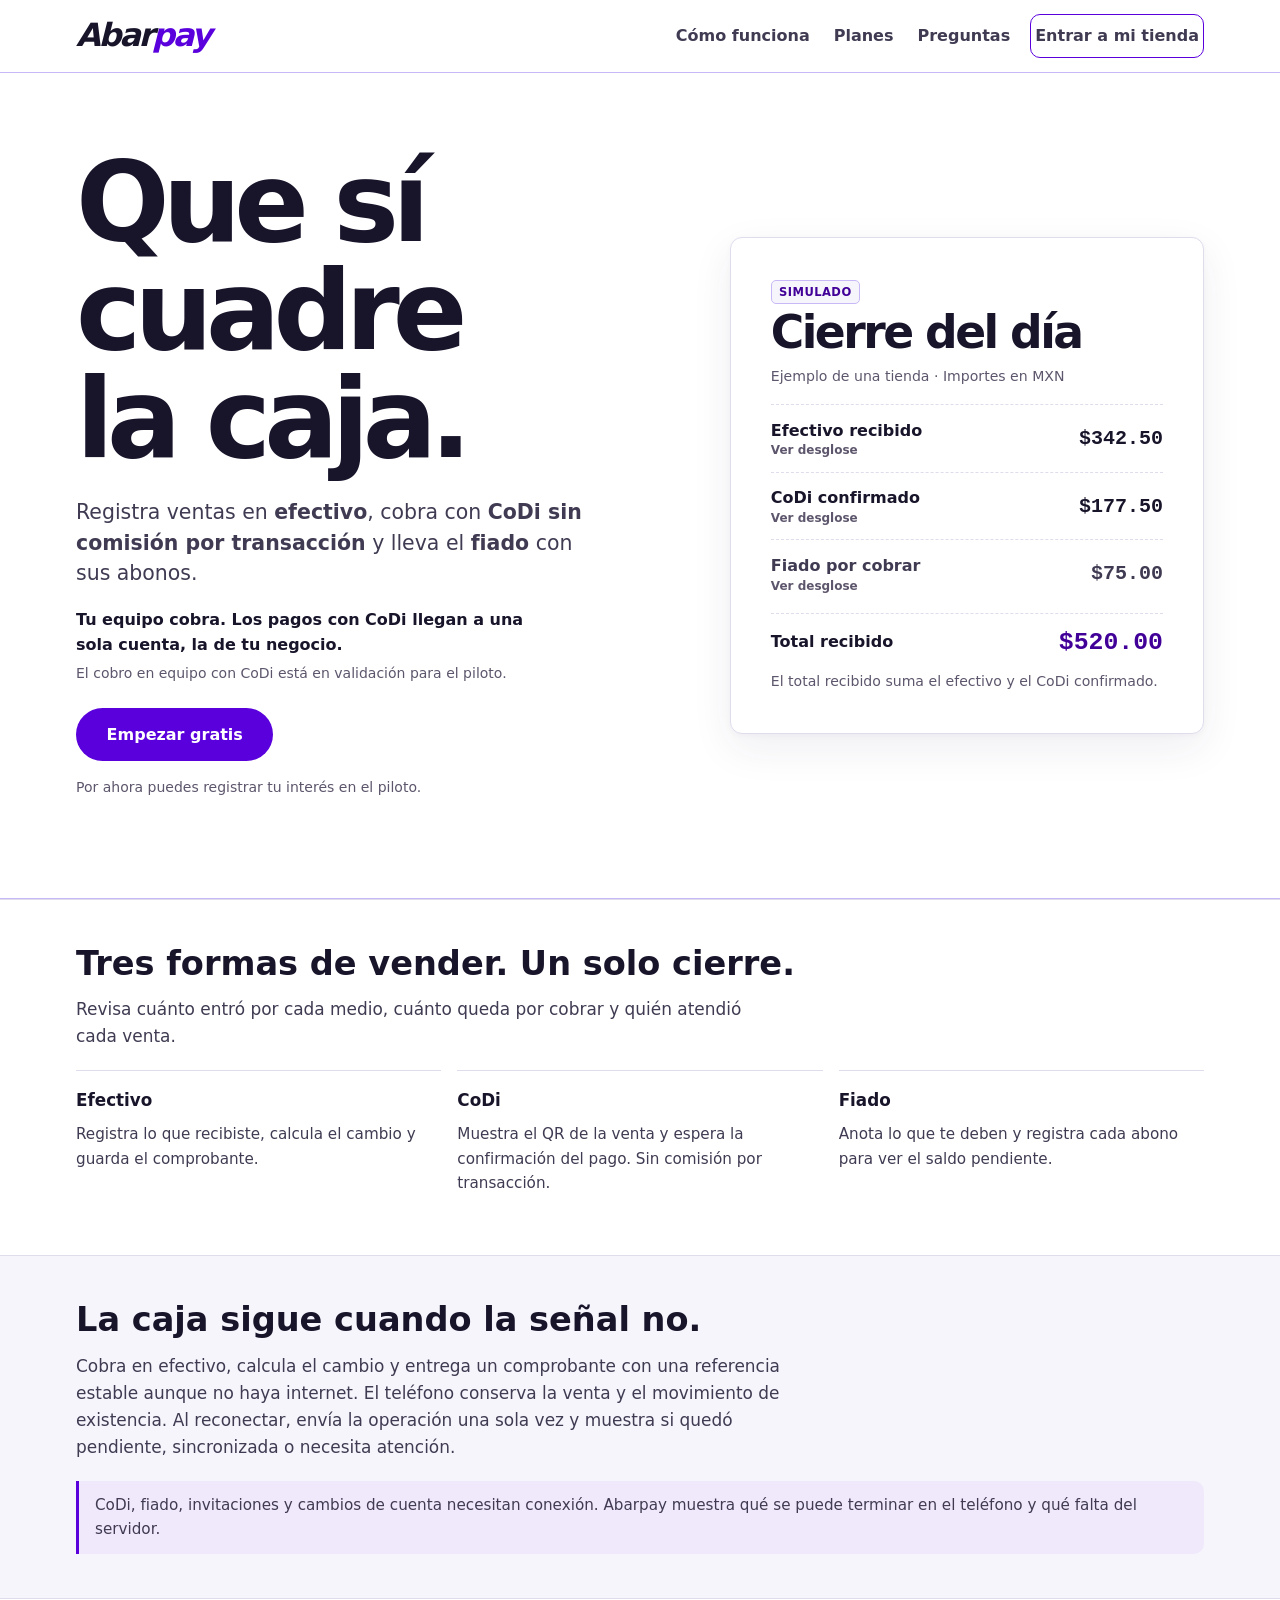
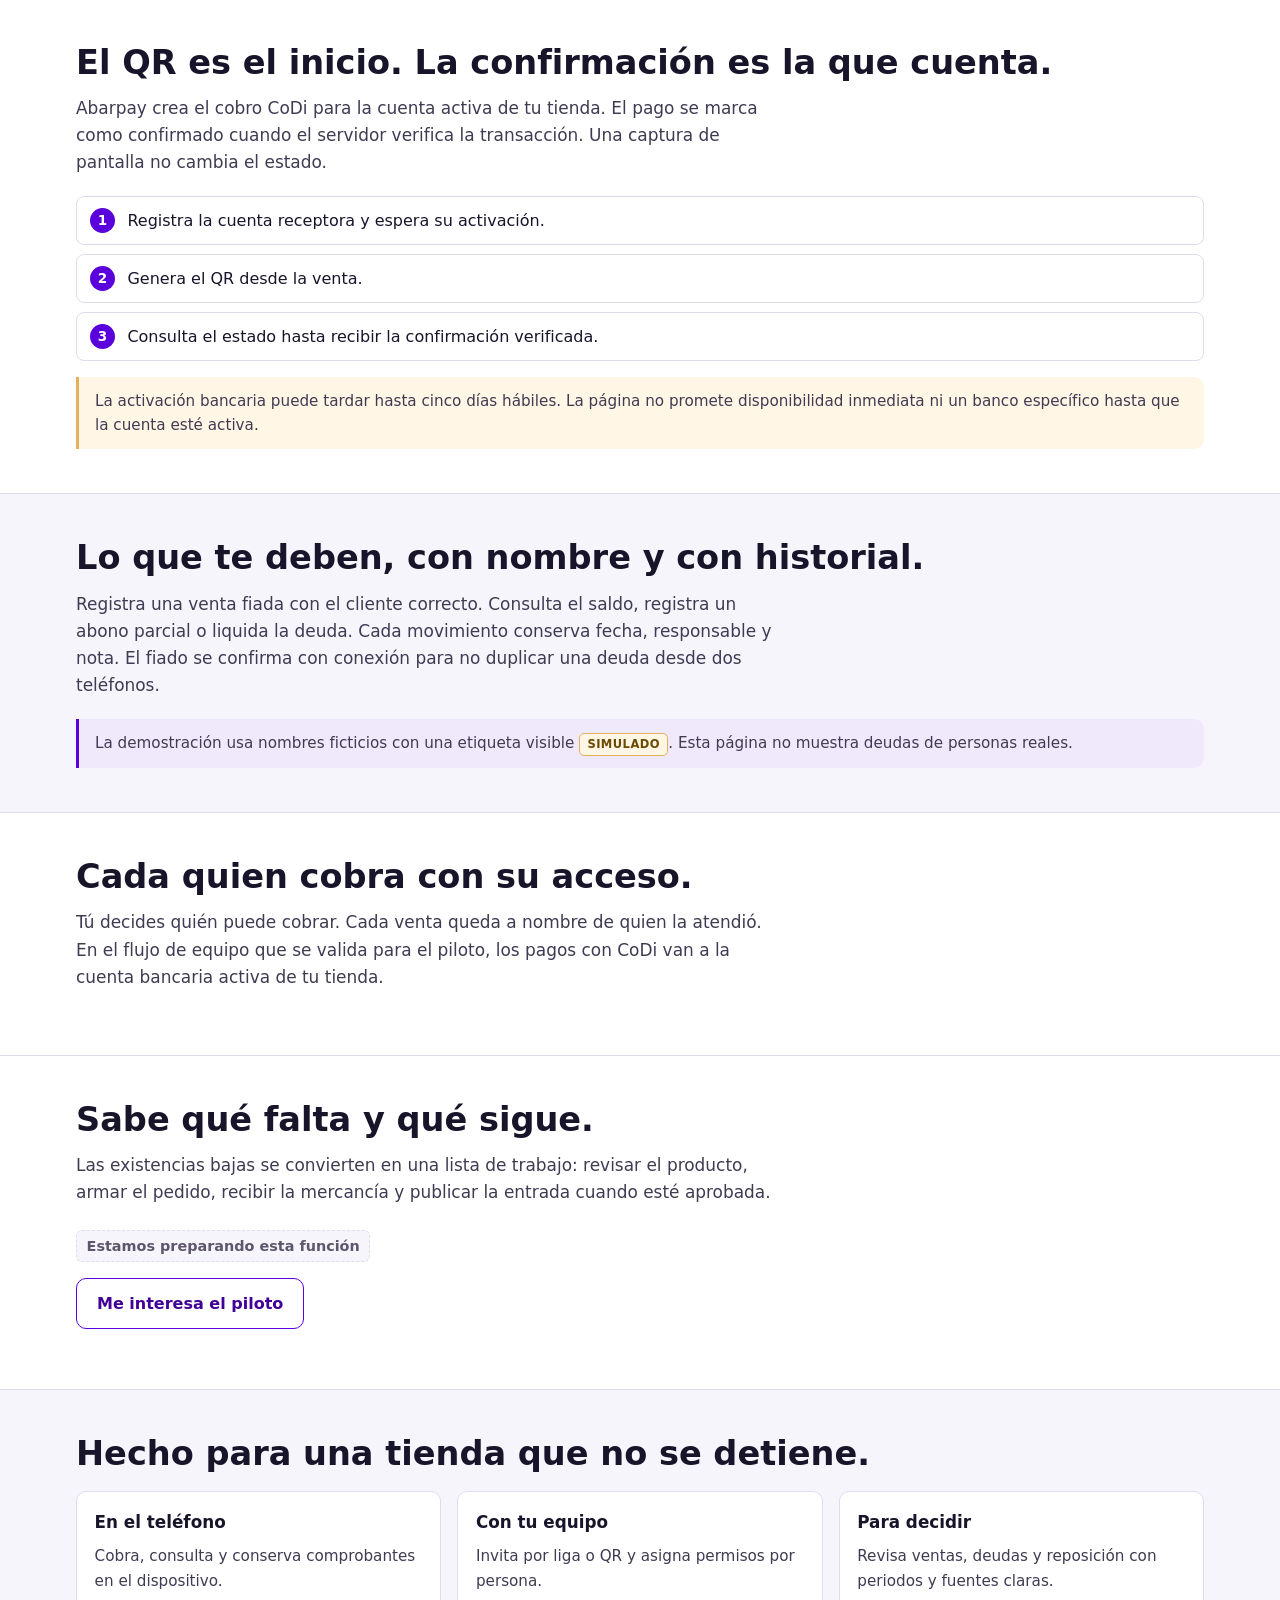
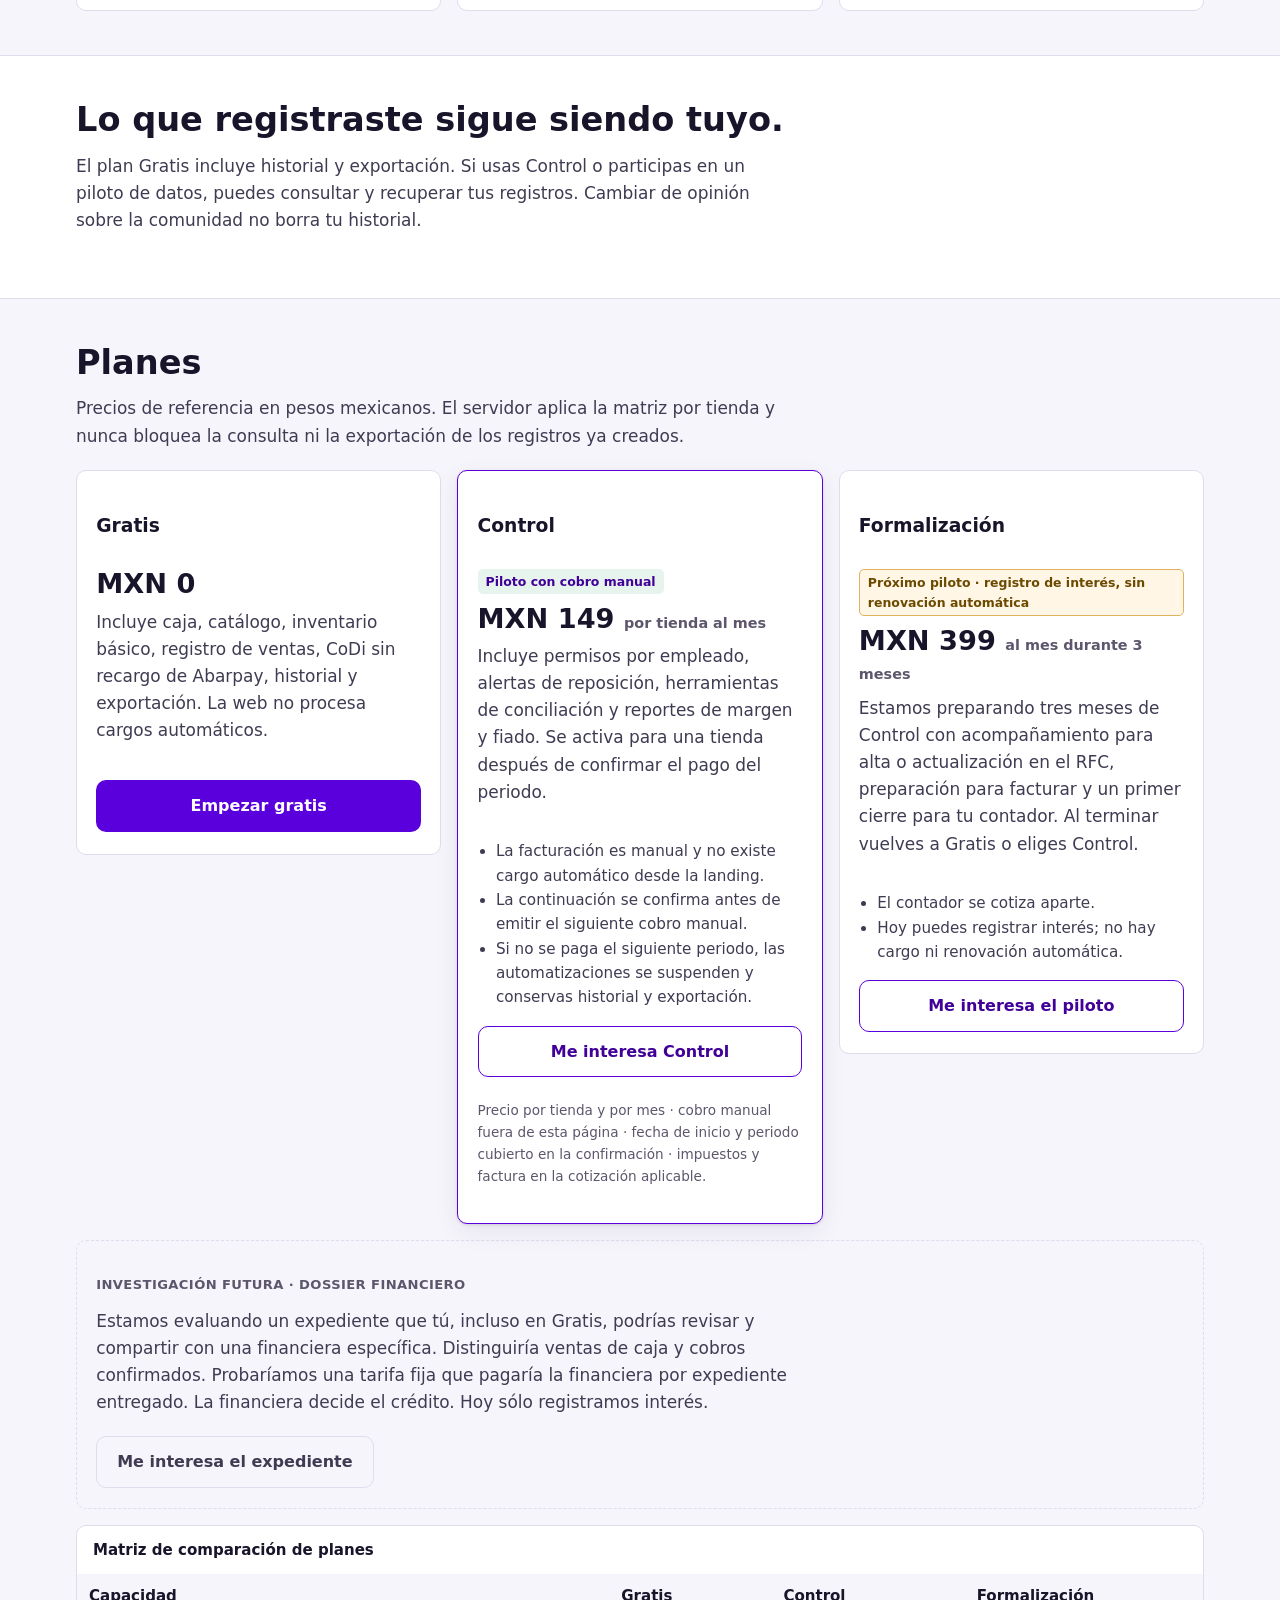
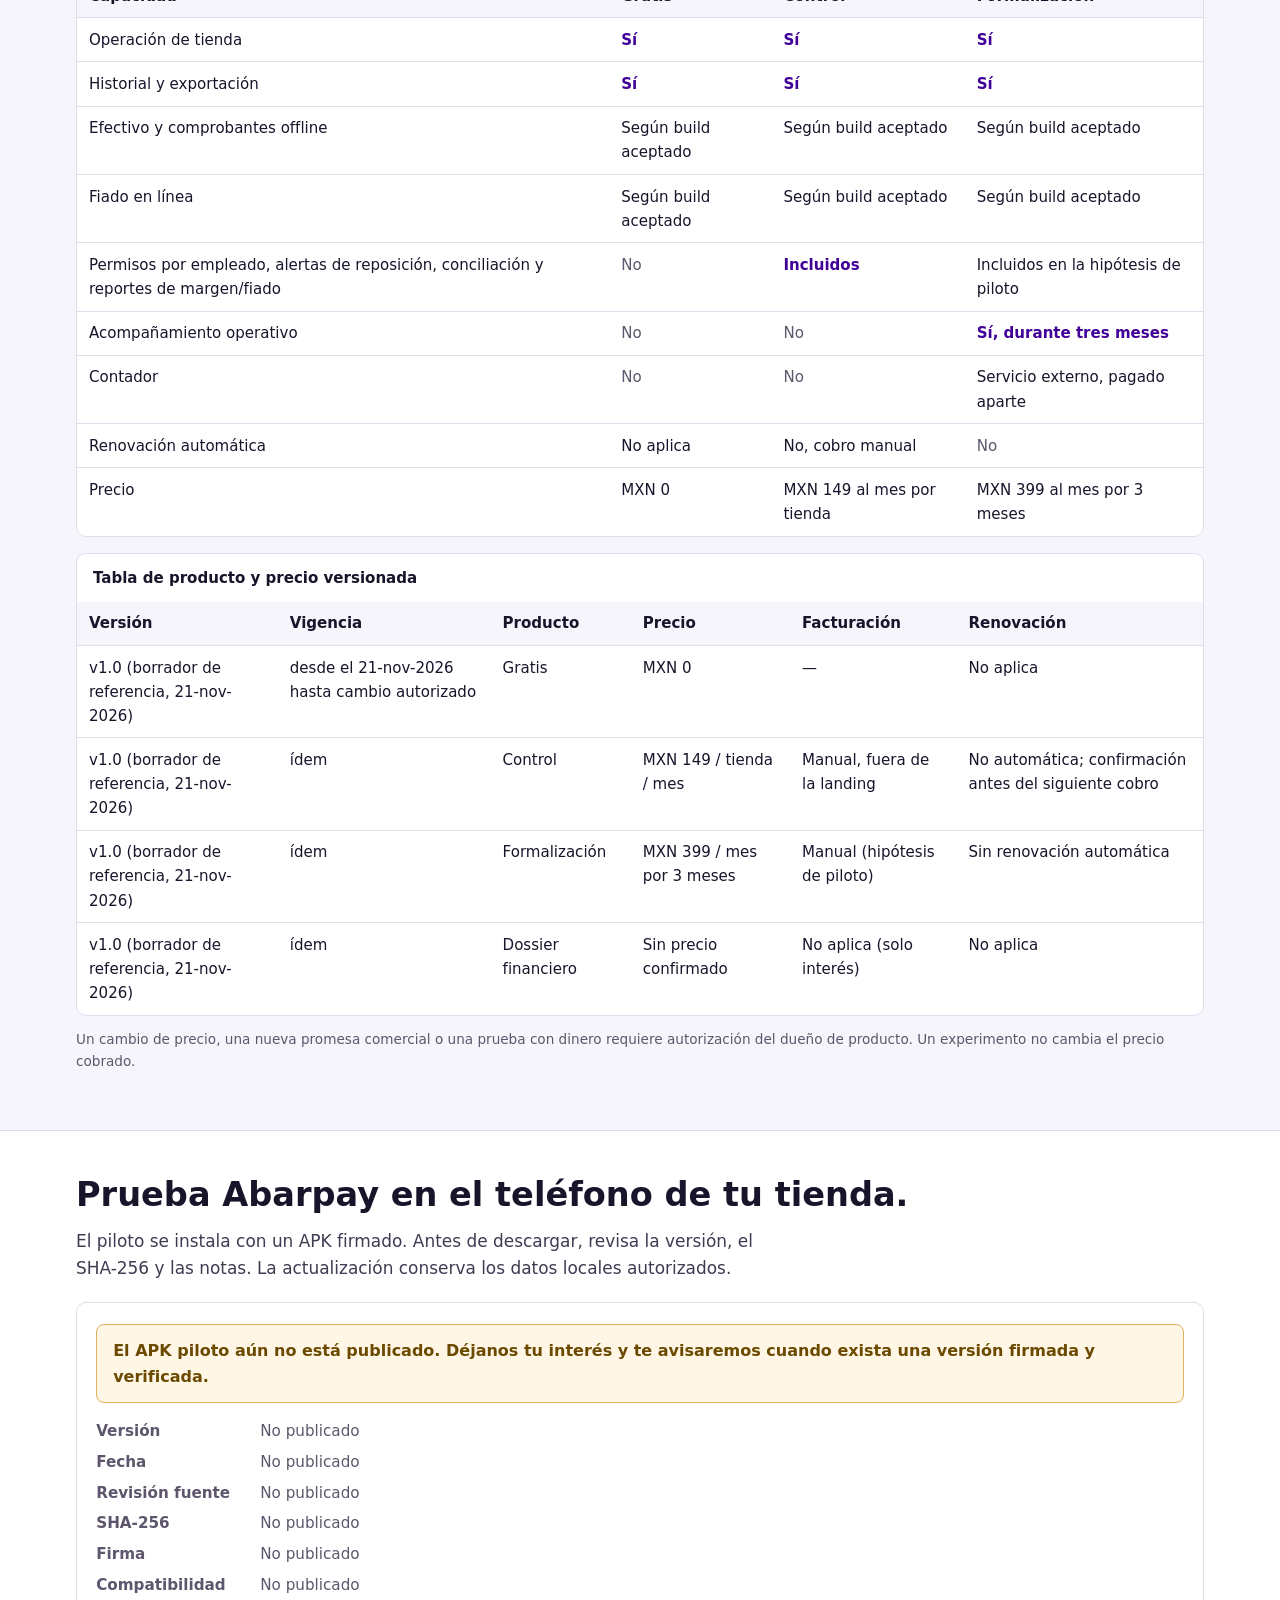
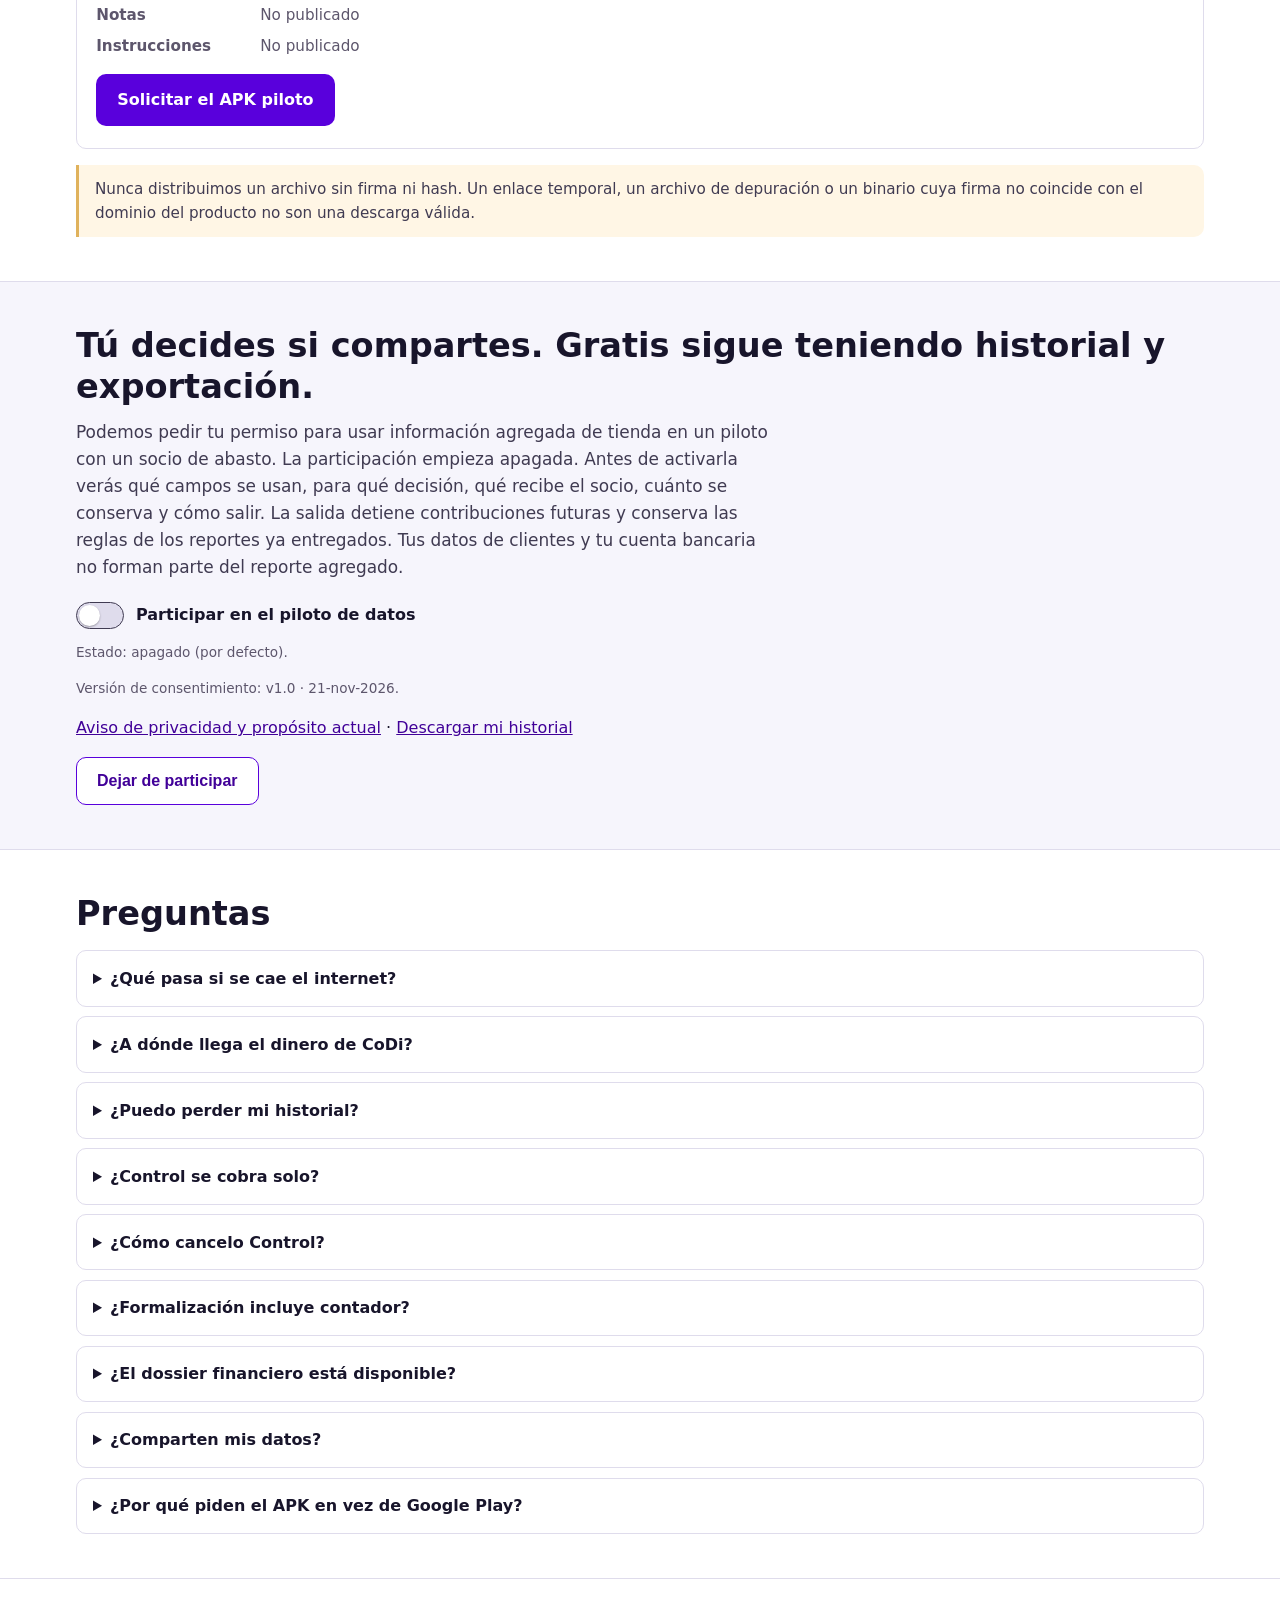
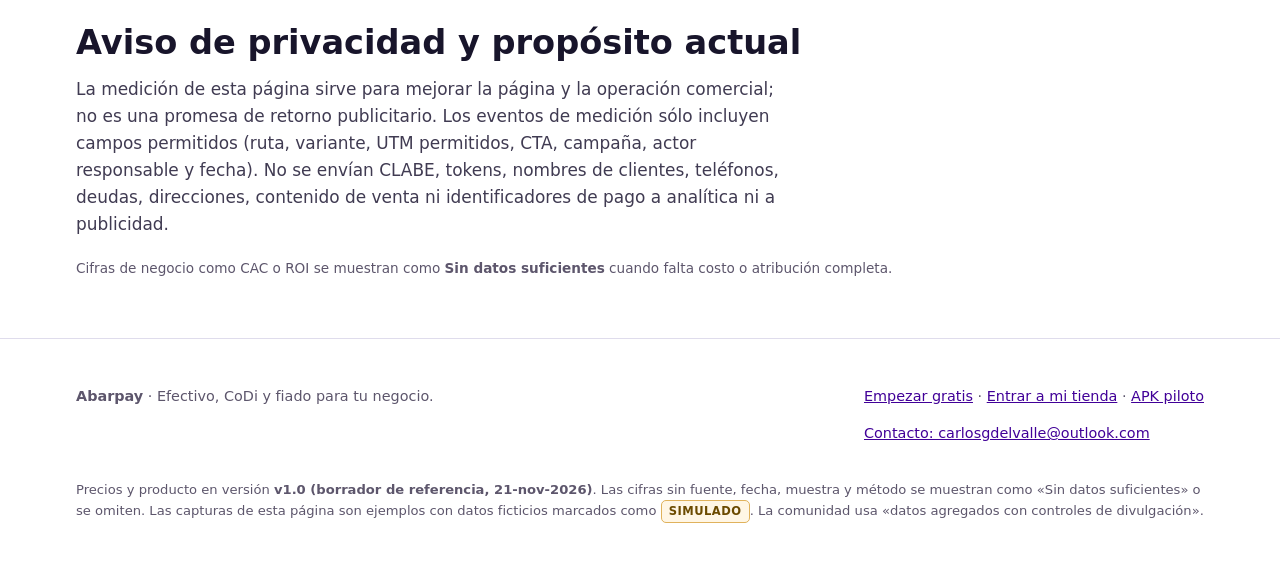
<file: server/static/landing.html>
<!doctype html>
<html lang="es-MX">
<head>
  <meta charset="utf-8">
  <meta name="viewport" content="width=device-width, initial-scale=1">
  <meta name="color-scheme" content="light">
  <meta name="description" content="Registra efectivo, cobra con CoDi sin comisión por transacción y lleva el fiado con sus abonos. Abarpay es la caja de tu negocio en el teléfono.">
  <title>Abarpay · Que sí cuadre la caja</title>
  <style>
    :root {
      --ink: #18152b;
      --ink-soft: #403b52;
      --bg: #ffffff;
      --bg-soft: #f6f5fc;
      --line: #dfdcec;
      --brand: #5900dc;
      --brand-dark: #410098;
      --brand-ink: #ffffff;
      --accent: #c9b8f7;
      --warn-bg: #fff6e5;
      --warn-line: #e0b25c;
      --warn-ink: #6b4a00;
      --muted: #5d566c;
      --focus: #5900dc;
      --radius: 10px;
      --maxw: 1224px;
      --shadow: 0 1px 3px rgba(32,22,43,.12), 0 8px 24px rgba(32,22,43,.08);
    }

    * { box-sizing: border-box; }

    html { scroll-behavior: smooth; }
    @media (prefers-reduced-motion: reduce) {
      html { scroll-behavior: auto; }
      *, *::before, *::after {
        animation-duration: .001ms !important;
        animation-iteration-count: 1 !important;
        transition-duration: .001ms !important;
      }
    }

    body {
      margin: 0;
      font-family: system-ui, -apple-system, "Segoe UI", Roboto, "Helvetica Neue", Arial, sans-serif;
      font-size: 1rem;
      line-height: 1.6;
      color: var(--ink);
      background: var(--bg);
      -webkit-font-smoothing: antialiased;
    }

    a { color: var(--brand-dark); }
    a:hover { color: var(--ink); }

    :focus-visible {
      outline: 3px solid var(--focus);
      outline-offset: 2px;
      border-radius: 3px;
    }

    .skip-link {
      position: absolute;
      left: 0;
      top: -3rem;
      background: var(--ink);
      color: #fff;
      padding: .65rem 1rem;
      z-index: 100;
      text-decoration: none;
      font-weight: 600;
    }
    .skip-link:focus { top: 0; }

    .wrap {
      max-width: var(--maxw);
      margin: 0 auto;
      padding: 0 clamp(1rem, 4vw, 3rem);
    }

    /* ---------- Header / nav ---------- */
    .site-header {
      position: sticky;
      top: 0;
      background: #fffffff5;
      border-bottom: 1px solid var(--accent);
      z-index: 20;
      backdrop-filter: blur(6px);
    }
    .nav {
      display: flex;
      align-items: center;
      gap: .75rem;
      min-height: 4.5rem;
    }
    .brand {
      display: inline-flex;
      align-items: center;
      font-weight: 900;
      font-size: clamp(1.5rem, 4vw, 2rem);
      font-style: italic;
      letter-spacing: -.07em;
      color: var(--ink);
      text-decoration: none;
      margin-right: auto;
    }
    .brand-accent { color: var(--brand); }
    .nav-links {
      display: flex;
      align-items: center;
      gap: 1rem;
    }
    .nav-links a {
      text-decoration: none;
      color: var(--ink-soft);
      font-weight: 600;
      padding: .5rem .25rem;
    }
    .nav-cta {
      display: inline-flex;
      align-items: center;
      justify-content: center;
      min-height: 2.75rem;
      padding: .5rem 1rem;
      border: 1.5px solid var(--brand);
      color: var(--brand-dark);
      border-radius: var(--radius);
      font-weight: 700;
      text-decoration: none;
    }
    .nav-cta:hover { background: var(--bg-soft); }

    @media (max-width: 720px) {
      .nav-links a:not(.nav-cta) { display: none; }
      .nav { gap: .5rem; }
    }

    /* ---------- Buttons ---------- */
    .btn {
      display: inline-flex;
      align-items: center;
      justify-content: center;
      gap: .4rem;
      min-height: 3rem;
      padding: .75rem 1.25rem;
      border-radius: var(--radius);
      font-size: 1rem;
      font-weight: 700;
      text-decoration: none;
      border: 1.5px solid transparent;
      cursor: pointer;
      text-align: center;
    }
    .btn-primary { background: var(--brand); color: var(--brand-ink); }
    .btn-primary:hover { background: var(--brand-dark); color: #fff; }
    .btn-secondary { background: #fff; color: var(--brand-dark); border-color: var(--brand); }
    .btn-secondary:hover { background: var(--bg-soft); }
    .btn-ghost { background: transparent; color: var(--ink-soft); border-color: var(--line); }
    .btn-ghost:hover { background: var(--bg-soft); }
    .btn:disabled, .btn[aria-disabled="true"] {
      opacity: .55;
      cursor: not-allowed;
    }

    /* ---------- Hero ---------- */
    .hero {
      padding: clamp(2.75rem, 6vw, 6rem) 0;
      border-bottom: 1px solid var(--accent);
    }
    .hero-grid {
      display: grid;
      grid-template-columns: minmax(0, 1fr) minmax(0, .86fr);
      gap: clamp(2rem, 8vw, 7rem);
      align-items: center;
    }
    .hero h1 {
      font-size: clamp(3rem, 8.6vw, 7.25rem);
      line-height: .98;
      font-weight: 900;
      letter-spacing: -.062em;
      margin: 0 0 1.5rem;
      color: var(--ink);
    }
    .hero p.lede {
      font-size: clamp(1.1rem, 1.6vw, 1.35rem);
      line-height: 1.48;
      color: var(--ink-soft);
      margin: 0 0 1.15rem;
      max-width: 32rem;
    }
    .hero-pitch { max-width: 29rem; margin: 0 0 .25rem; font-weight: 750; }
    .hero .microcopy { margin: 0 0 1.45rem; }
    .cta-row {
      display: flex;
      flex-wrap: wrap;
      gap: .75rem;
      margin: 0 0 .9rem;
    }
    .microcopy {
      font-size: .875rem;
      color: var(--muted);
      max-width: 40rem;
    }

    .hero .btn-primary { border-radius: 100px; padding-inline: 1.85rem; min-height: 3.35rem; }
    .receipt {
      margin: 0;
      background: #fff;
      border: 1px solid var(--line);
      border-radius: 12px;
      padding: clamp(1rem, 3.6vw, 2.5rem);
      box-shadow: 0 14px 40px #31225814, 0 2px 6px #31225808;
      font-variant-numeric: tabular-nums;
    }
    .receipt-heading { margin-bottom: 1rem; }
    .receipt-heading p { margin: .45rem 0 0; color: var(--muted); font-size: .88rem; }
    .receipt h2 {
      margin: .25rem 0 0;
      font-size: clamp(1.85rem, 3.65vw, 2.85rem);
      line-height: 1.1;
      letter-spacing: -.055em;
    }
    .receipt details, .receipt-total { border-top: 1px dashed var(--line); }
    .receipt summary, .receipt-total {
      display: grid;
      grid-template-columns: minmax(0, 1fr) auto;
      gap: .25rem .65rem;
      align-items: center;
      padding: .8rem 0;
    }
    .receipt summary { list-style: none; cursor: pointer; }
    .receipt summary::-webkit-details-marker { display: none; }
    .receipt summary:hover .receipt-label { color: var(--brand-dark); text-decoration: underline; }
    .receipt-label { font-weight: 700; }
    .receipt-action { display: block; font-size: .75rem; line-height: 1.3; color: var(--muted); }
    .receipt-action-close, .receipt details[open] .receipt-action-open { display: none; }
    .receipt details[open] .receipt-action-close { display: inline; }
    .receipt-amount {
      font: 700 clamp(.94rem, 2.1vw, 1.25rem)/1.25 ui-monospace, SFMono-Regular, Consolas, monospace;
      white-space: nowrap;
    }
    .receipt-detail { font-size: .88rem; margin: 0 0 .85rem; color: var(--ink-soft); }
    .receipt-total { font-weight: 850; margin: .35rem 0 0; padding-bottom: .2rem; }
    .receipt-total .receipt-amount { color: var(--brand-dark); font-size: clamp(1rem, 2.5vw, 1.55rem); }
    .receipt-fiado { color: var(--ink-soft); }
    .receipt-caption { color: var(--muted); font-size: .88rem; margin: .6rem 0 0; }
    .receipt .tag-simulado { color: var(--brand-dark); background: var(--bg-soft); border-color: var(--accent); }
    .tag-simulado {
      display: inline-block;
      font-size: .72rem;
      font-weight: 700;
      letter-spacing: .04em;
      text-transform: uppercase;
      color: #6b4a00;
      background: var(--warn-bg);
      border: 1px solid var(--warn-line);
      border-radius: 5px;
      padding: .1rem .45rem;
    }
    @media (max-width: 760px) {
      .hero-grid { grid-template-columns: 1fr; }
      .hero h1 { max-width: 12ch; text-wrap: balance; }
      .hero h1 br { display: none; }
      .receipt { max-width: 34rem; }
      .nav-cta { padding-inline: .65rem; }
    }

    /* ---------- Sections ---------- */
    section { padding: 2.75rem 0; scroll-margin-top: 4.5rem; }
    section + section { border-top: 1px solid var(--line); }
    .section-title {
      font-size: clamp(1.5rem, 3vw, 2.1rem);
      line-height: 1.2;
      margin: 0 0 .75rem;
      color: var(--ink);
    }
    .section-lede { max-width: 44rem; color: var(--ink-soft); font-size: 1.06rem; margin: 0 0 1.25rem; }
    .alt-bg { background: var(--bg-soft); }
    .note {
      border-left: 3px solid var(--brand);
      background: #f0e9fb;
      padding: .75rem 1rem;
      border-radius: 0 var(--radius) var(--radius) 0;
      color: var(--ink-soft);
      font-size: .95rem;
      margin: 1rem 0 0;
    }
    .note-warn {
      border-left-color: var(--warn-line);
      background: var(--warn-bg);
    }

    .cards {
      display: grid;
      grid-template-columns: repeat(3, 1fr);
      gap: 1rem;
      margin-top: 1rem;
    }
    .card {
      border: 1px solid var(--line);
      border-radius: var(--radius);
      padding: 1.1rem;
      background: #fff;
    }
    .card h3 { margin: 0 0 .5rem; font-size: 1.05rem; }
    .card p { margin: 0; color: var(--ink-soft); font-size: .95rem; }
    #como-funciona .card {
      background: transparent;
      border: 0;
      border-top: 1px solid var(--line);
      border-radius: 0;
      padding: 1rem 0;
    }
    @media (max-width: 720px) {
      .cards { grid-template-columns: 1fr; }
    }

    .steps { list-style: none; padding: 0; margin: 1rem 0 0; display: grid; gap: .6rem; }
    .steps li {
      display: flex;
      gap: .75rem;
      align-items: flex-start;
      padding: .65rem .8rem;
      border: 1px solid var(--line);
      border-radius: 8px;
      background: #fff;
    }
    .steps .num {
      flex: 0 0 auto;
      display: inline-flex;
      align-items: center;
      justify-content: center;
      width: 1.6rem;
      height: 1.6rem;
      border-radius: 50%;
      background: var(--brand);
      color: #fff;
      font-weight: 800;
      font-size: .85rem;
    }

    .status-draft {
      display: inline-block;
      margin-top: .25rem;
      font-weight: 700;
      color: var(--muted);
      background: var(--bg-soft);
      border: 1px dashed var(--line);
      border-radius: 6px;
      padding: .2rem .6rem;
      font-size: .9rem;
    }

    /* ---------- Plans ---------- */
    .plan-grid {
      display: grid;
      grid-template-columns: repeat(3, 1fr);
      gap: 1rem;
      align-items: start;
      margin-top: 1rem;
    }
    .plan {
      border: 1px solid var(--line);
      border-radius: var(--radius);
      background: #fff;
      padding: 1.35rem 1.2rem;
      display: flex;
      flex-direction: column;
      gap: .6rem;
    }
    .plan.featured { border-color: var(--brand); box-shadow: var(--shadow); }
    .plan .price { font-size: 1.7rem; font-weight: 800; line-height: 1.1; }
    .plan .price small { font-size: .9rem; font-weight: 600; color: var(--muted); }
    .plan .label {
      align-self: flex-start;
      font-size: .78rem;
      font-weight: 700;
      color: var(--brand-dark);
      background: #e7f3ed;
      border-radius: 5px;
      padding: .15rem .5rem;
    }
    .plan .label.light {
      color: #6b4a00;
      background: var(--warn-bg);
      border: 1px solid var(--warn-line);
    }
    .plan ul { margin: .25rem 0 0; padding-left: 1.15rem; color: var(--ink-soft); font-size: .95rem; }
    .plan .btn { margin-top: .4rem; }
    @media (max-width: 860px) {
      .plan-grid { grid-template-columns: 1fr; }
    }

    .dossier {
      border: 1px dashed var(--line);
      background: var(--bg-soft);
      border-radius: var(--radius);
      padding: 1.25rem 1.2rem;
      margin-top: 1rem;
    }
    .dossier .label { font-weight: 700; color: var(--muted); font-size: .82rem; text-transform: uppercase; letter-spacing: .03em; }

    /* ---------- Tables ---------- */
    .table-scroll { overflow-x: auto; margin-top: 1rem; border: 1px solid var(--line); border-radius: var(--radius); background: #fff; }
    table { border-collapse: collapse; width: 100%; min-width: 640px; font-size: .94rem; }
    caption { text-align: left; padding: .75rem 1rem; font-weight: 700; color: var(--ink); }
    th, td { padding: .6rem .75rem; text-align: left; border-bottom: 1px solid var(--line); vertical-align: top; }
    th { background: var(--bg-soft); font-weight: 700; }
    tbody tr:last-child td { border-bottom: 0; }
    td.yes { color: var(--brand-dark); font-weight: 700; }
    td.no { color: var(--muted); }

    .table-version { min-width: 720px; }

    /* ---------- APK ---------- */
    .apk-box {
      border: 1px solid var(--line);
      border-radius: var(--radius);
      background: #fff;
      padding: 1.35rem 1.2rem;
      margin-top: 1rem;
    }
    .apk-box .unavailable {
      background: var(--warn-bg);
      border: 1px solid var(--warn-line);
      border-radius: 8px;
      padding: .8rem 1rem;
      color: var(--warn-ink);
      font-weight: 600;
      margin: 0 0 1rem;
    }
    .apk-field-list { list-style: none; padding: 0; margin: 0 0 1rem; display: grid; gap: .4rem; }
    .apk-field-list li { display: flex; gap: .75rem; font-size: .95rem; }
    .apk-field-list .f { flex: 0 0 9.5rem; font-weight: 700; color: var(--muted); }
    .apk-field-list .v { color: var(--muted); }

    /* ---------- Community ---------- */
    .toggle-row {
      display: flex;
      align-items: center;
      gap: .75rem;
      margin: 1rem 0 .25rem;
      flex-wrap: wrap;
    }
    .toggle {
      position: relative;
      width: 3rem;
      height: 1.7rem;
      border-radius: 1rem;
      background: var(--line);
      border: 1px solid var(--ink-soft);
      cursor: pointer;
      flex: 0 0 auto;
    }
    .toggle[aria-pressed="true"] { background: var(--brand); border-color: var(--brand-dark); }
    .toggle .knob {
      position: absolute;
      top: 2px; left: 2px;
      width: calc(1.7rem - 6px);
      height: calc(1.7rem - 6px);
      border-radius: 50%;
      background: #fff;
      box-shadow: 0 1px 2px rgba(0,0,0,.3);
      transition: transform .15s ease;
    }
    .toggle[aria-pressed="true"] .knob { transform: translateX(1.3rem); }
    @media (prefers-reduced-motion: reduce) { .toggle .knob { transition: none; } }
    .consent-state { font-size: .85rem; color: var(--muted); }
    .consent-version { font-size: .85rem; color: var(--muted); }

    /* ---------- FAQ ---------- */
    .faq { display: grid; gap: .6rem; margin-top: 1rem; }
    .faq details {
      border: 1px solid var(--line);
      border-radius: var(--radius);
      background: #fff;
      padding: .7rem 1rem;
    }
    .faq summary {
      cursor: pointer;
      font-weight: 700;
      padding: .2rem 0;
    }
    .faq details p { margin: .5rem 0 0; color: var(--ink-soft); }

    /* ---------- Footer ---------- */
    .site-footer {
      border-top: 1px solid var(--line);
      padding: 2rem 0;
      color: var(--muted);
      font-size: .9rem;
    }
    .site-footer .cols {
      display: flex;
      flex-wrap: wrap;
      gap: 2rem;
      justify-content: space-between;
    }
    .site-footer a { color: var(--brand-dark); }
    .fine-print { margin-top: 1.25rem; font-size: .82rem; line-height: 1.55; }

    .sr-only {
      position: absolute; width: 1px; height: 1px; padding: 0;
      margin: -1px; overflow: hidden; clip: rect(0,0,0,0); white-space: nowrap; border: 0;
    }
  </style>
</head>
<body data-variant="full" data-route="/">

  <a class="skip-link" href="#contenido">Saltar al contenido</a>

  <header class="site-header">
    <div class="wrap nav">
      <a class="brand" href="/">
        <span>Abar<span class="brand-accent">pay</span></span>
      </a>
      <nav class="nav-links" aria-label="Navegación principal">
        <a href="#como-funciona">Cómo funciona</a>
        <a href="#planes">Planes</a>
        <a href="#preguntas">Preguntas</a>
        <a class="nav-cta" href="/entrar" data-cta="entrar-nav">Entrar a mi tienda</a>
      </nav>
    </div>
  </header>

  <main id="contenido">

    <!-- Hero -->
    <section class="hero" aria-labelledby="h1-hero">
      <div class="wrap hero-grid">
        <div>
          <h1 id="h1-hero">Que sí <br>cuadre <br>la caja.</h1>
          <p class="lede">Registra ventas en <strong>efectivo</strong>, cobra con <strong>CoDi sin comisión por transacción</strong> y lleva el <strong>fiado</strong> con sus abonos.</p>
          <p class="hero-pitch">Tu equipo cobra. Los pagos con CoDi llegan a una sola cuenta, la de tu negocio.</p>
          <p class="microcopy">El cobro en equipo con CoDi está en validación para el piloto.</p>
          <div class="cta-row">
            <a class="btn btn-primary" href="/empezar" data-cta="empezar-gratis">Empezar gratis</a>
          </div>
          <p class="microcopy">Por ahora puedes registrar tu interés en el piloto.</p>
        </div>
        <figure class="receipt" aria-labelledby="cierre-title">
          <div class="receipt-heading">
            <span class="tag-simulado">Simulado</span>
            <h2 id="cierre-title">Cierre del día</h2>
            <p>Ejemplo de una tienda · Importes en MXN</p>
          </div>
          <details>
            <summary>
              <span class="receipt-label">
                Efectivo recibido
                <small class="receipt-action">
                  <span class="receipt-action-open">Ver desglose</span>
                  <span class="receipt-action-close">Ocultar desglose</span>
                </small>
              </span>
              <strong class="receipt-amount">$342.50</strong>
            </summary>
            <p class="receipt-detail">$317.50 en ventas y $25.00 de un abono en efectivo.</p>
          </details>
          <details>
            <summary>
              <span class="receipt-label">
                CoDi confirmado
                <small class="receipt-action">
                  <span class="receipt-action-open">Ver desglose</span>
                  <span class="receipt-action-close">Ocultar desglose</span>
                </small>
              </span>
              <strong class="receipt-amount">$177.50</strong>
            </summary>
            <p class="receipt-detail">Caja 1 cobró $120.00 y Caja 2 cobró $57.50. Ambos pagos se confirmaron en la misma cuenta de la tienda.</p>
          </details>
          <details>
            <summary>
              <span class="receipt-label receipt-fiado">
                Fiado por cobrar
                <small class="receipt-action">
                  <span class="receipt-action-open">Ver desglose</span>
                  <span class="receipt-action-close">Ocultar desglose</span>
                </small>
              </span>
              <strong class="receipt-amount receipt-fiado">$75.00</strong>
            </summary>
            <p class="receipt-detail">De un fiado de $100.00 ya se abonaron $25.00. Quedan $75.00 pendientes.</p>
          </details>
          <p class="receipt-total"><span>Total recibido</span><strong class="receipt-amount">$520.00</strong></p>
          <figcaption class="receipt-caption">El total recibido suma el efectivo y el CoDi confirmado.</figcaption>
        </figure>
      </div>
    </section>

    <!-- 1. Today's operation -->
    <section id="como-funciona" aria-labelledby="s1">
      <div class="wrap">
        <h2 id="s1" class="section-title">Tres formas de vender. Un solo cierre.</h2>
        <p class="section-lede">Revisa cuánto entró por cada medio, cuánto queda por cobrar y quién atendió cada venta.</p>
        <div class="cards">
          <div class="card">
            <h3>Efectivo</h3>
            <p>Registra lo que recibiste, calcula el cambio y guarda el comprobante.</p>
          </div>
          <div class="card">
            <h3>CoDi</h3>
            <p>Muestra el QR de la venta y espera la confirmación del pago. Sin comisión por transacción.</p>
          </div>
          <div class="card">
            <h3>Fiado</h3>
            <p>Anota lo que te deben y registra cada abono para ver el saldo pendiente.</p>
          </div>
        </div>
      </div>
    </section>

    <!-- 2. Offline cash -->
    <section class="alt-bg" aria-labelledby="s2">
      <div class="wrap">
        <h2 id="s2" class="section-title">La caja sigue cuando la señal no.</h2>
        <p class="section-lede">Cobra en efectivo, calcula el cambio y entrega un comprobante con una referencia estable aunque no haya internet. El teléfono conserva la venta y el movimiento de existencia. Al reconectar, envía la operación una sola vez y muestra si quedó pendiente, sincronizada o necesita atención.</p>
        <p class="note">CoDi, fiado, invitaciones y cambios de cuenta necesitan conexión. Abarpay muestra qué se puede terminar en el teléfono y qué falta del servidor.</p>
      </div>
    </section>

    <!-- 3. CoDi -->
    <section aria-labelledby="s3">
      <div class="wrap">
        <h2 id="s3" class="section-title">El QR es el inicio. La confirmación es la que cuenta.</h2>
        <p class="section-lede">Abarpay crea el cobro CoDi para la cuenta activa de tu tienda. El pago se marca como confirmado cuando el servidor verifica la transacción. Una captura de pantalla no cambia el estado.</p>
        <ol class="steps">
          <li><span class="num" aria-hidden="true">1</span><span>Registra la cuenta receptora y espera su activación.</span></li>
          <li><span class="num" aria-hidden="true">2</span><span>Genera el QR desde la venta.</span></li>
          <li><span class="num" aria-hidden="true">3</span><span>Consulta el estado hasta recibir la confirmación verificada.</span></li>
        </ol>
        <p class="note note-warn">La activación bancaria puede tardar hasta cinco días hábiles. La página no promete disponibilidad inmediata ni un banco específico hasta que la cuenta esté activa.</p>
      </div>
    </section>

    <!-- 4. Credit sales -->
    <section class="alt-bg" aria-labelledby="s4">
      <div class="wrap">
        <h2 id="s4" class="section-title">Lo que te deben, con nombre y con historial.</h2>
        <p class="section-lede">Registra una venta fiada con el cliente correcto. Consulta el saldo, registra un abono parcial o liquida la deuda. Cada movimiento conserva fecha, responsable y nota. El fiado se confirma con conexión para no duplicar una deuda desde dos teléfonos.</p>
        <p class="note">La demostración usa nombres ficticios con una etiqueta visible <span class="tag-simulado">Simulado</span>. Esta página no muestra deudas de personas reales.</p>
      </div>
    </section>

    <section aria-labelledby="s-equipo">
      <div class="wrap">
        <h2 id="s-equipo" class="section-title">Cada quien cobra con su acceso.</h2>
        <p class="section-lede">Tú decides quién puede cobrar. Cada venta queda a nombre de quien la atendió. En el flujo de equipo que se valida para el piloto, los pagos con CoDi van a la cuenta bancaria activa de tu tienda.</p>
      </div>
    </section>

    <!-- 5. Restocking -->
    <section aria-labelledby="s5">
      <div class="wrap">
        <h2 id="s5" class="section-title">Sabe qué falta y qué sigue.</h2>
        <p class="section-lede">Las existencias bajas se convierten en una lista de trabajo: revisar el producto, armar el pedido, recibir la mercancía y publicar la entrada cuando esté aprobada.</p>
        <p><span class="status-draft">Estamos preparando esta función</span></p>
        <p><a class="btn btn-secondary" href="/empezar?interes=reposicion" data-cta="interes-piloto-reposicion">Me interesa el piloto</a></p>
      </div>
    </section>

    <!-- 6. Built for a store that does not stop -->
    <section class="alt-bg" aria-labelledby="s6">
      <div class="wrap">
        <h2 id="s6" class="section-title">Hecho para una tienda que no se detiene.</h2>
        <div class="cards">
          <div class="card">
            <h3>En el teléfono</h3>
            <p>Cobra, consulta y conserva comprobantes en el dispositivo.</p>
          </div>
          <div class="card">
            <h3>Con tu equipo</h3>
            <p>Invita por liga o QR y asigna permisos por persona.</p>
          </div>
          <div class="card">
            <h3>Para decidir</h3>
            <p>Revisa ventas, deudas y reposición con periodos y fuentes claras.</p>
          </div>
        </div>
      </div>
    </section>

    <!-- 7. History and export -->
    <section aria-labelledby="s7">
      <div class="wrap">
        <h2 id="s7" class="section-title">Lo que registraste sigue siendo tuyo.</h2>
        <p class="section-lede">El plan Gratis incluye historial y exportación. Si usas Control o participas en un piloto de datos, puedes consultar y recuperar tus registros. Cambiar de opinión sobre la comunidad no borra tu historial.</p>
      </div>
    </section>

    <!-- Plans -->
    <section id="planes" class="alt-bg" aria-labelledby="planes-title">
      <div class="wrap">
        <h2 id="planes-title" class="section-title">Planes</h2>
        <p class="section-lede">Precios de referencia en pesos mexicanos. El servidor aplica la matriz por tienda y nunca bloquea la consulta ni la exportación de los registros ya creados.</p>

        <div class="plan-grid">
          <article class="plan">
            <h3>Gratis</h3>
            <div class="price">MXN 0</div>
            <p class="section-lede">Incluye caja, catálogo, inventario básico, registro de ventas, CoDi sin recargo de Abarpay, historial y exportación. La web no procesa cargos automáticos.</p>
            <a class="btn btn-primary" href="/empezar" data-cta="empezar-gratis-plan">Empezar gratis</a>
          </article>

          <article class="plan featured">
            <h3>Control</h3>
            <span class="label">Piloto con cobro manual</span>
            <div class="price">MXN 149 <small>por tienda al mes</small></div>
            <p class="section-lede">Incluye permisos por empleado, alertas de reposición, herramientas de conciliación y reportes de margen y fiado. Se activa para una tienda después de confirmar el pago del periodo.</p>
            <ul>
              <li>La facturación es manual y no existe cargo automático desde la landing.</li>
              <li>La continuación se confirma antes de emitir el siguiente cobro manual.</li>
              <li>Si no se paga el siguiente periodo, las automatizaciones se suspenden y conservas historial y exportación.</li>
            </ul>
            <a class="btn btn-secondary" href="/empezar?interes=control" data-cta="interes-control">Me interesa Control</a>
            <p class="consent-state">Precio por tienda y por mes · cobro manual fuera de esta página · fecha de inicio y periodo cubierto en la confirmación · impuestos y factura en la cotización aplicable.</p>
          </article>

          <article class="plan">
            <h3>Formalización</h3>
            <span class="label light">Próximo piloto · registro de interés, sin renovación automática</span>
            <div class="price">MXN 399 <small>al mes durante 3 meses</small></div>
            <p class="section-lede">Estamos preparando tres meses de Control con acompañamiento para alta o actualización en el RFC, preparación para facturar y un primer cierre para tu contador. Al terminar vuelves a Gratis o eliges Control.</p>
            <ul>
              <li>El contador se cotiza aparte.</li>
              <li>Hoy puedes registrar interés; no hay cargo ni renovación automática.</li>
            </ul>
            <a class="btn btn-secondary" href="/empezar?interes=formalizacion" data-cta="interes-formalizacion">Me interesa el piloto</a>
          </article>
        </div>

        <div class="dossier">
          <p class="label">Investigación futura · Dossier financiero</p>
          <p class="section-lede">Estamos evaluando un expediente que tú, incluso en Gratis, podrías revisar y compartir con una financiera específica. Distinguiría ventas de caja y cobros confirmados. Probaríamos una tarifa fija que pagaría la financiera por expediente entregado. La financiera decide el crédito. Hoy sólo registramos interés.</p>
          <a class="btn btn-ghost" href="/empezar?interes=dossier" data-cta="interes-dossier">Me interesa el expediente</a>
        </div>

        <div class="table-scroll">
          <table>
            <caption>Matriz de comparación de planes</caption>
            <thead>
              <tr><th scope="col">Capacidad</th><th scope="col">Gratis</th><th scope="col">Control</th><th scope="col">Formalización</th></tr>
            </thead>
            <tbody>
              <tr><td>Operación de tienda</td><td class="yes">Sí</td><td class="yes">Sí</td><td class="yes">Sí</td></tr>
              <tr><td>Historial y exportación</td><td class="yes">Sí</td><td class="yes">Sí</td><td class="yes">Sí</td></tr>
              <tr><td>Efectivo y comprobantes offline</td><td>Según build aceptado</td><td>Según build aceptado</td><td>Según build aceptado</td></tr>
              <tr><td>Fiado en línea</td><td>Según build aceptado</td><td>Según build aceptado</td><td>Según build aceptado</td></tr>
              <tr><td>Permisos por empleado, alertas de reposición, conciliación y reportes de margen/fiado</td><td class="no">No</td><td class="yes">Incluidos</td><td>Incluidos en la hipótesis de piloto</td></tr>
              <tr><td>Acompañamiento operativo</td><td class="no">No</td><td class="no">No</td><td class="yes">Sí, durante tres meses</td></tr>
              <tr><td>Contador</td><td class="no">No</td><td class="no">No</td><td>Servicio externo, pagado aparte</td></tr>
              <tr><td>Renovación automática</td><td>No aplica</td><td>No, cobro manual</td><td class="no">No</td></tr>
              <tr><td>Precio</td><td>MXN 0</td><td>MXN 149 al mes por tienda</td><td>MXN 399 al mes por 3 meses</td></tr>
            </tbody>
          </table>
        </div>

        <div class="table-scroll">
          <table class="table-version">
            <caption>Tabla de producto y precio versionada</caption>
            <thead>
              <tr><th scope="col">Versión</th><th scope="col">Vigencia</th><th scope="col">Producto</th><th scope="col">Precio</th><th scope="col">Facturación</th><th scope="col">Renovación</th></tr>
            </thead>
            <tbody>
              <tr><td>v1.0 (borrador de referencia, 21-nov-2026)</td><td>desde el 21-nov-2026 hasta cambio autorizado</td><td>Gratis</td><td>MXN 0</td><td>—</td><td>No aplica</td></tr>
              <tr><td>v1.0 (borrador de referencia, 21-nov-2026)</td><td>ídem</td><td>Control</td><td>MXN 149 / tienda / mes</td><td>Manual, fuera de la landing</td><td>No automática; confirmación antes del siguiente cobro</td></tr>
              <tr><td>v1.0 (borrador de referencia, 21-nov-2026)</td><td>ídem</td><td>Formalización</td><td>MXN 399 / mes por 3 meses</td><td>Manual (hipótesis de piloto)</td><td>Sin renovación automática</td></tr>
              <tr><td>v1.0 (borrador de referencia, 21-nov-2026)</td><td>ídem</td><td>Dossier financiero</td><td>Sin precio confirmado</td><td>No aplica (solo interés)</td><td>No aplica</td></tr>
            </tbody>
          </table>
        </div>
        <p class="consent-state">Un cambio de precio, una nueva promesa comercial o una prueba con dinero requiere autorización del dueño de producto. Un experimento no cambia el precio cobrado.</p>
      </div>
    </section>

    <!-- APK pilot -->
    <section id="apk" aria-labelledby="apk-title">
      <div class="wrap">
        <h2 id="apk-title" class="section-title">Prueba Abarpay en el teléfono de tu tienda.</h2>
        <p class="section-lede">El piloto se instala con un APK firmado. Antes de descargar, revisa la versión, el SHA-256 y las notas. La actualización conserva los datos locales autorizados.</p>
        <div class="apk-box">
          <p class="unavailable">El APK piloto aún no está publicado. Déjanos tu interés y te avisaremos cuando exista una versión firmada y verificada.</p>
          <ul class="apk-field-list">
            <li><span class="f">Versión</span><span class="v">No publicado</span></li>
            <li><span class="f">Fecha</span><span class="v">No publicado</span></li>
            <li><span class="f">Revisión fuente</span><span class="v">No publicado</span></li>
            <li><span class="f">SHA-256</span><span class="v">No publicado</span></li>
            <li><span class="f">Firma</span><span class="v">No publicado</span></li>
            <li><span class="f">Compatibilidad</span><span class="v">No publicado</span></li>
            <li><span class="f">Notas</span><span class="v">No publicado</span></li>
            <li><span class="f">Instrucciones</span><span class="v">No publicado</span></li>
          </ul>
          <a class="btn btn-primary" href="/apk-piloto" data-cta="apk-piloto-request" aria-disabled="false">Solicitar el APK piloto</a>
        </div>
        <p class="note note-warn">Nunca distribuimos un archivo sin firma ni hash. Un enlace temporal, un archivo de depuración o un binario cuya firma no coincide con el dominio del producto no son una descarga válida.</p>
      </div>
    </section>

    <!-- Community and data -->
    <section class="alt-bg" aria-labelledby="com-title">
      <div class="wrap">
        <h2 id="com-title" class="section-title">Tú decides si compartes. Gratis sigue teniendo historial y exportación.</h2>
        <p class="section-lede">Podemos pedir tu permiso para usar información agregada de tienda en un piloto con un socio de abasto. La participación empieza apagada. Antes de activarla verás qué campos se usan, para qué decisión, qué recibe el socio, cuánto se conserva y cómo salir. La salida detiene contribuciones futuras y conserva las reglas de los reportes ya entregados. Tus datos de clientes y tu cuenta bancaria no forman parte del reporte agregado.</p>
        <div class="toggle-row">
          <button type="button" class="toggle" id="data-toggle" aria-pressed="false" aria-label="Participar en el piloto de datos" data-consent="participacion">
            <span class="knob" aria-hidden="true"></span>
          </button>
          <label for="data-toggle" style="font-weight:700;">Participar en el piloto de datos</label>
        </div>
        <p class="consent-state" id="consent-state" aria-live="polite">Estado: apagado (por defecto).</p>
        <p class="consent-version">Versión de consentimiento: v1.0 · 21-nov-2026.</p>
        <p>
          <a href="#aviso-privacidad" data-cta="ver-aviso">Aviso de privacidad y propósito actual</a>
          <span aria-hidden="true"> · </span>
          <a href="#" data-cta="descargar-historial" onclick="return false;">Descargar mi historial</a>
        </p>
        <button type="button" class="btn btn-secondary" id="leave-pilot" data-cta="dejar-de-participar" hidden>Dejar de participar</button>
      </div>
    </section>

    <!-- FAQ -->
    <section id="preguntas" aria-labelledby="faq-title">
      <div class="wrap">
        <h2 id="faq-title" class="section-title">Preguntas</h2>
        <div class="faq">
          <details>
            <summary>¿Qué pasa si se cae el internet?</summary>
            <p>El efectivo, su comprobante y los movimientos locales se conservan en el teléfono. CoDi, fiado e invitaciones requieren conexión y la app lo indica.</p>
          </details>
          <details>
            <summary>¿A dónde llega el dinero de CoDi?</summary>
            <p>A la cuenta receptora activa de la tienda. La página explica el registro y la activación por el proveedor. No afirma que Abarpay retiene el saldo.</p>
          </details>
          <details>
            <summary>¿Puedo perder mi historial?</summary>
            <p>Gratis incluye historial y exportación. La recuperación de teléfono y la restauración se documentan.</p>
          </details>
          <details>
            <summary>¿Control se cobra solo?</summary>
            <p>No. El precio es MXN 149 por tienda al mes y el cobro es manual. La confirmación indica el periodo cubierto.</p>
          </details>
          <details>
            <summary>¿Cómo cancelo Control?</summary>
            <p>La página muestra el canal de contacto y explica que las automatizaciones se suspenden al terminar el periodo pagado. El historial y la exportación permanecen accesibles.</p>
          </details>
          <details>
            <summary>¿Formalización incluye contador?</summary>
            <p>No. El contador externo trabaja y cobra por separado. El piloto dura tres meses y no se renueva automáticamente.</p>
          </details>
          <details>
            <summary>¿El dossier financiero está disponible?</summary>
            <p>Es una investigación futura. No está incluido en los planes ni tiene precio o disponibilidad confirmados.</p>
          </details>
          <details>
            <summary>¿Comparten mis datos?</summary>
            <p>Solo con consentimiento para el piloto descrito. Participación apagada por defecto. Los datos de clientes y la cuenta bancaria quedan fuera del reporte agregado.</p>
          </details>
          <details>
            <summary>¿Por qué piden el APK en vez de Google Play?</summary>
            <p>El piloto distribuye una build firmada desde el dominio del producto. La ficha de Google Play es una etapa separada.</p>
          </details>
        </div>
      </div>
    </section>

    <section id="aviso-privacidad" aria-labelledby="aviso-title">
      <div class="wrap">
        <h2 id="aviso-title" class="section-title">Aviso de privacidad y propósito actual</h2>
        <p class="section-lede">La medición de esta página sirve para mejorar la página y la operación comercial; no es una promesa de retorno publicitario. Los eventos de medición sólo incluyen campos permitidos (ruta, variante, UTM permitidos, CTA, campaña, actor responsable y fecha). No se envían CLABE, tokens, nombres de clientes, teléfonos, deudas, direcciones, contenido de venta ni identificadores de pago a analítica ni a publicidad.</p>
        <p class="consent-state">Cifras de negocio como CAC o ROI se muestran como <strong>Sin datos suficientes</strong> cuando falta costo o atribución completa.</p>
      </div>
    </section>

  </main>

  <footer class="site-footer">
    <div class="wrap">
      <div class="cols">
        <div>
          <p><strong>Abarpay</strong> · Efectivo, CoDi y fiado para tu negocio.</p>
        </div>
        <div>
          <p><a href="/empezar" data-cta="footer-empezar">Empezar gratis</a> · <a href="/entrar" data-cta="footer-entrar">Entrar a mi tienda</a> · <a href="/apk-piloto" data-cta="footer-apk">APK piloto</a></p>
          <p><a href="mailto:carlosgdelvalle@outlook.com?subject=Abarpay">Contacto: carlosgdelvalle@outlook.com</a></p>
        </div>
      </div>
      <p class="fine-print">Precios y producto en versión <strong>v1.0 (borrador de referencia, 21-nov-2026)</strong>. Las cifras sin fuente, fecha, muestra y método se muestran como «Sin datos suficientes» o se omiten. Las capturas de esta página son ejemplos con datos ficticios marcados como <span class="tag-simulado">Simulado</span>. La comunidad usa «datos agregados con controles de divulgación».</p>
    </div>
  </footer>

  <script>
    (function () {
      "use strict";

      // Funnel instrumentation hooks (consent-respecting).
      // Only PERMITTED fields are ever collected. No CLABE, tokens, customer
      // names, phone numbers, debt, address, sale content, or payment ids.
      var endpoint = (window.__ABARPAY_ANALYTICS_URL__ || null);
      var route = document.body.getAttribute("data-route") || "/";
      var variant = document.body.getAttribute("data-variant") || "full";

      function utm() {
        var p = new URLSearchParams(window.location.search);
        var out = {};
        ["utm_source", "utm_medium", "utm_campaign", "utm_content", "utm_term"].forEach(function (k) {
          var v = p.get(k);
          if (v) { out[k] = v; }
        });
        return out;
      }

      function device() {
        return (window.matchMedia && window.matchMedia("(max-width: 720px)").matches)
          ? "mobile" : "desktop";
      }

      function eventId() {
        return "evt-" + Date.now().toString(36) + "-" + Math.random().toString(36).slice(2, 9);
      }

      // Dedupe by stable id; only UI events (view/click/consent) are emitted here.
      function track(name, fields) {
        var payload = {
          event: name,
          id: eventId(),
          ts: new Date().toISOString(),
          route: route,
          variant: variant,
          campaign: (utm().utm_campaign || null),
          actor: null
        };
        for (var k in fields) { if (Object.prototype.hasOwnProperty.call(fields, k)) { payload[k] = fields[k]; } }
        if (!endpoint) {
          // No analytics backend configured: no-op. Never logs sensitive data.
          if (window.console && window.console.debug) { window.console.debug("[Abarpay analytics]", name, payload); }
          return;
        }
        try {
          if (navigator.sendBeacon) {
            navigator.sendBeacon(endpoint, new Blob([JSON.stringify(payload)], { type: "application/json" }));
          } else {
            fetch(endpoint, { method: "POST", body: JSON.stringify(payload), keepalive: true, headers: { "Content-Type": "application/json" } });
          }
        } catch (e) { /* best effort */ }
      }

      // landing_view
      track("landing_view", { utms: utm(), device: device(), date: new Date().toISOString().slice(0, 10) });

      // cta_click on any element carrying data-cta
      document.addEventListener("click", function (e) {
        var el = e.target && e.target.closest ? e.target.closest("[data-cta]") : null;
        if (!el) { return; }
        track("cta_click", { cta: el.getAttribute("data-cta"), destination: el.getAttribute("href") || null });
      }, true);

      // Community consent toggle (off by default)
      var toggle = document.getElementById("data-toggle");
      var stateEl = document.getElementById("consent-state");
      var leaveBtn = document.getElementById("leave-pilot");
      var consentVersion = "v1.0";

      function setConsent(on) {
        toggle.setAttribute("aria-pressed", on ? "true" : "false");
        stateEl.textContent = "Estado: " + (on ? "participando" : "apagado (por defecto)") + ".";
        leaveBtn.hidden = !on;
        track("consent_changed", { version: consentVersion, state: on ? "participando" : "apagado", date: new Date().toISOString().slice(0, 10) });
      }

      toggle.addEventListener("click", function () {
        setConsent(toggle.getAttribute("aria-pressed") !== "true");
      });
      leaveBtn.addEventListener("click", function () {
        setConsent(false);
      });
    })();
  </script>
</body>
</html>
</file>
